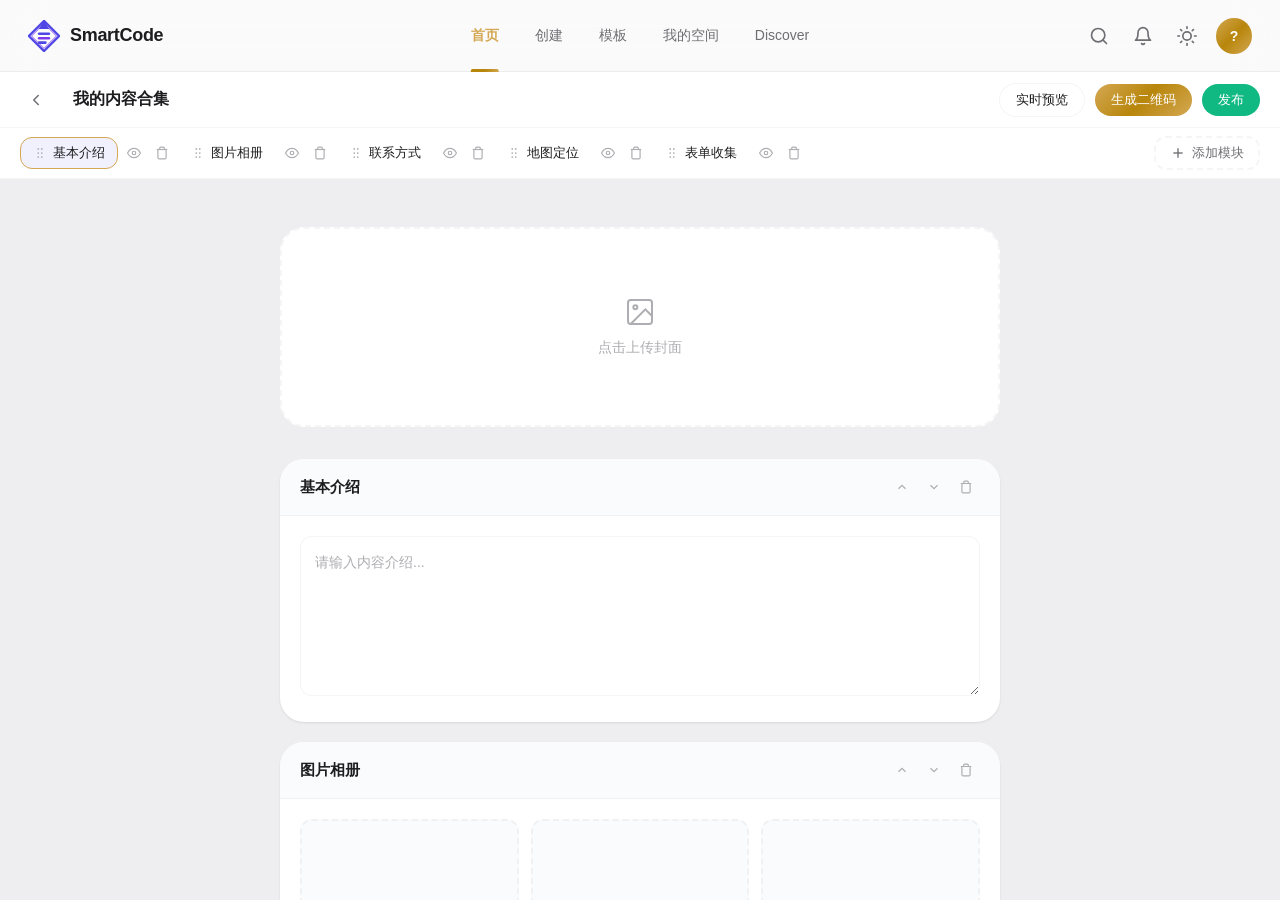
<file: templates/collection_editor.html>
<!DOCTYPE html>
<html lang="zh">
<head>
    <meta charset="UTF-8">
    <meta name="viewport" content="width=device-width, initial-scale=1.0">
    <meta name="csrf-token" content="{{ csrf_token }}">
    <title>内容合集编辑器 - SmartCode</title>
    <link rel="stylesheet" href="/static/design-system.css">
    <link rel="stylesheet" href="/static/collection_editor.css?v=2">

    <script src="/static/csrf.js"></script>
</head>
<body>

<!-- ============================================ -->
<!--  SmartCode 全局导航 (Apple Style)              -->
<!-- ============================================ -->
<header class="sc-nav" id="scNav">
    <div class="sc-nav-left">
        <a href="/" class="sc-nav-logo" title="SmartCode 首页">
            <svg xmlns="http://www.w3.org/2000/svg" viewBox="0 0 36 36" class="sc-nav-logo-icon">
                <polygon points="18,1 35,18 18,35 1,18" fill="none" stroke="#4F46E5" stroke-width="2.5" stroke-linejoin="miter"/>
                <polygon points="18,4 32,18 18,32 4,18" fill="none" stroke="#7C3AED" stroke-width="1" stroke-linejoin="miter"/>
                <polygon points="18,1 24,10 12,10" fill="#4F46E5"/>
                <rect x="11" y="14" width="14" height="3" rx="1.5" fill="#4F46E5"/>
                <rect x="11" y="19" width="14" height="3" rx="1.5" fill="#7C3AED"/>
                <rect x="11" y="24" width="10" height="3" rx="1.5" fill="#4F46E5"/>
            </svg>
            <span class="sc-nav-brand">SmartCode</span>
        </a>
    </div>

    <nav class="sc-nav-center">
        <a href="/" class="sc-nav-link active">首页</a>
        <a href="/?tab=generator" class="sc-nav-link">创建</a>
        <a href="/templates-center" class="sc-nav-link">模板</a>
        <a href="/my-space" class="sc-nav-link">我的空间</a>
        <a href="/scene" class="sc-nav-link">Discover</a>
    </nav>

    <div class="sc-nav-right">
        <button class="sc-nav-icon-btn" title="全局搜索" onclick="window.location.href='/?search=1'">
            <svg viewBox="0 0 24 24" fill="none" stroke="currentColor" stroke-width="2" stroke-linecap="round" stroke-linejoin="round"><circle cx="11" cy="11" r="8"/><line x1="21" y1="21" x2="16.65" y2="16.65"/></svg>
        </button>
        <button class="sc-nav-icon-btn" title="通知" id="scNotifBtn">
            <svg viewBox="0 0 24 24" fill="none" stroke="currentColor" stroke-width="2" stroke-linecap="round" stroke-linejoin="round"><path d="M18 8A6 6 0 0 0 6 8c0 7-3 9-3 9h18s-3-2-3-9"/><path d="M13.73 21a2 2 0 0 1-3.46 0"/></svg>
            <span class="sc-nav-badge" id="scNotifBadge" style="display:none">0</span>
        </button>
        <button class="sc-nav-icon-btn" title="切换主题" id="scThemeBtn" onclick="toggleTheme()">
            <svg id="scThemeIcon" viewBox="0 0 24 24" fill="none" stroke="currentColor" stroke-width="2" stroke-linecap="round" stroke-linejoin="round"><circle cx="12" cy="12" r="5"/><line x1="12" y1="1" x2="12" y2="3"/><line x1="12" y1="21" x2="12" y2="23"/><line x1="4.22" y1="4.22" x2="5.64" y2="5.64"/><line x1="18.36" y1="18.36" x2="19.78" y2="19.78"/><line x1="1" y1="12" x2="3" y2="12"/><line x1="21" y1="12" x2="23" y2="12"/><line x1="4.22" y1="19.78" x2="5.64" y2="18.36"/><line x1="18.36" y1="5.64" x2="19.78" y2="4.22"/></svg>
        </button>
        <div class="sc-nav-avatar-wrapper" id="scAvatarWrapper">
            <button class="sc-nav-avatar" id="scAvatarBtn" onclick="toggleAvatarDropdown()">
                <span id="scAvatarInitial">?</span>
            </button>
            <div class="sc-nav-dropdown" id="scAvatarDropdown">
                <a href="/my-space" class="sc-nav-dropdown-item">
                    <svg viewBox="0 0 24 24" fill="none" stroke="currentColor" stroke-width="2" stroke-linecap="round" stroke-linejoin="round"><path d="M3 9l9-7 9 7v11a2 2 0 0 1-2 2H5a2 2 0 0 1-2-2z"/><polyline points="9 22 9 12 15 12 15 22"/></svg>
                    <span>我的空间</span>
                </a>
                <a href="/account" class="sc-nav-dropdown-item">
                    <svg viewBox="0 0 24 24" fill="none" stroke="currentColor" stroke-width="2" stroke-linecap="round" stroke-linejoin="round"><path d="M20 21v-2a4 4 0 0 0-4-4H8a4 4 0 0 0-4 4v2"/><circle cx="12" cy="7" r="4"/></svg>
                    <span>账号中心</span>
                </a>
                <a href="/membership" class="sc-nav-dropdown-item">
                    <svg viewBox="0 0 24 24" fill="none" stroke="currentColor" stroke-width="2" stroke-linecap="round" stroke-linejoin="round"><polygon points="12 2 15.09 8.26 22 9.27 17 14.14 18.18 21.02 12 17.77 5.82 21.02 7 14.14 2 9.27 8.91 8.26 12 2"/></svg>
                    <span>会员</span>
                </a>
                <a href="/settings" class="sc-nav-dropdown-item">
                    <svg viewBox="0 0 24 24" fill="none" stroke="currentColor" stroke-width="2" stroke-linecap="round" stroke-linejoin="round"><circle cx="12" cy="12" r="3"/><path d="M19.4 15a1.65 1.65 0 0 0 .33 1.82l.06.06a2 2 0 0 1 0 2.83 2 2 0 0 1-2.83 0l-.06-.06a1.65 1.65 0 0 0-1.82-.33 1.65 1.65 0 0 0-1 1.51V21a2 2 0 0 1-2 2 2 2 0 0 1-2-2v-.09A1.65 1.65 0 0 0 9 19.4a1.65 1.65 0 0 0-1.82.33l-.06.06a2 2 0 0 1-2.83 0 2 2 0 0 1 0-2.83l.06-.06A1.65 1.65 0 0 0 4.68 15a1.65 1.65 0 0 0-1.51-1H3a2 2 0 0 1-2-2 2 2 0 0 1 2-2h.09A1.65 1.65 0 0 0 4.6 9a1.65 1.65 0 0 0-.33-1.82l-.06-.06a2 2 0 0 1 0-2.83 2 2 0 0 1 2.83 0l.06.06A1.65 1.65 0 0 0 9 4.68a1.65 1.65 0 0 0 1-1.51V3a2 2 0 0 1 2-2 2 2 0 0 1 2 2v.09a1.65 1.65 0 0 0 1 1.51 1.65 1.65 0 0 0 1.82-.33l.06-.06a2 2 0 0 1 2.83 0 2 2 0 0 1 0 2.83l-.06.06A1.65 1.65 0 0 0 19.4 9a1.65 1.65 0 0 0 1.51 1H21a2 2 0 0 1 2 2 2 2 0 0 1-2 2h-.09a1.65 1.65 0 0 0-1.51 1z"/></svg>
                    <span>设置</span>
                </a>
                <div class="sc-nav-dropdown-divider"></div>
                <a href="/logout" class="sc-nav-dropdown-item sc-nav-dropdown-item-danger">
                    <svg viewBox="0 0 24 24" fill="none" stroke="currentColor" stroke-width="2" stroke-linecap="round" stroke-linejoin="round"><path d="M9 21H5a2 2 0 0 1-2-2V5a2 2 0 0 1 2-2h4"/><polyline points="16 17 21 12 16 7"/><line x1="21" y1="12" x2="9" y2="12"/></svg>
                    <span>退出登录</span>
                </a>
            </div>
        </div>
    </div>
</header>

<div class="ce-layout">

    <!-- 顶部工具栏 -->
    <header class="ce-toolbar">
        <div class="ce-toolbar-left">
            <button class="ce-back-btn">
                <svg width="18" height="18" viewBox="0 0 24 24" fill="none" stroke="currentColor" stroke-width="2" stroke-linecap="round" stroke-linejoin="round"><polyline points="15 18 9 12 15 6"/></svg>
            </button>
            <input class="ce-collection-name" value="我的内容合集" type="text">
        </div>
        <div class="ce-toolbar-right">
            <button class="ce-btn-preview">实时预览</button>
            <button class="ce-btn-qrcode">生成二维码</button>
            <button class="ce-btn-publish">发布</button>
        </div>
    </header>

    <!-- 模块目录（顶部标签栏） -->
    <div class="ce-module-bar">
        <button class="ce-module-bar-item active">
            <span class="ce-module-bar-drag">
                <svg viewBox="0 0 24 24" fill="currentColor"><circle cx="9" cy="5" r="1.5"/><circle cx="15" cy="5" r="1.5"/><circle cx="9" cy="12" r="1.5"/><circle cx="15" cy="12" r="1.5"/><circle cx="9" cy="19" r="1.5"/><circle cx="15" cy="19" r="1.5"/></svg>
            </span>
            <span class="ce-module-bar-name">基本介绍</span>
            <button class="ce-module-bar-toggle">
                <svg width="14" height="14" viewBox="0 0 24 24" fill="none" stroke="currentColor" stroke-width="2"><path d="M1 12s4-8 11-8 11 8 11 8-4 8-11 8-11-8-11-8z"/><circle cx="12" cy="12" r="3"/></svg>
            </button>
            <button class="ce-module-bar-delete">
                <svg width="14" height="14" viewBox="0 0 24 24" fill="none" stroke="currentColor" stroke-width="2"><polyline points="3 6 5 6 21 6"/><path d="M19 6v14a2 2 0 0 1-2 2H7a2 2 0 0 1-2-2V6m3 0V4a2 2 0 0 1 2-2h4a2 2 0 0 1 2 2v2"/></svg>
            </button>
        </button>
        <button class="ce-module-bar-item">
            <span class="ce-module-bar-drag">
                <svg viewBox="0 0 24 24" fill="currentColor"><circle cx="9" cy="5" r="1.5"/><circle cx="15" cy="5" r="1.5"/><circle cx="9" cy="12" r="1.5"/><circle cx="15" cy="12" r="1.5"/><circle cx="9" cy="19" r="1.5"/><circle cx="15" cy="19" r="1.5"/></svg>
            </span>
            <span class="ce-module-bar-name">图片相册</span>
            <button class="ce-module-bar-toggle">
                <svg width="14" height="14" viewBox="0 0 24 24" fill="none" stroke="currentColor" stroke-width="2"><path d="M1 12s4-8 11-8 11 8 11 8-4 8-11 8-11-8-11-8z"/><circle cx="12" cy="12" r="3"/></svg>
            </button>
            <button class="ce-module-bar-delete">
                <svg width="14" height="14" viewBox="0 0 24 24" fill="none" stroke="currentColor" stroke-width="2"><polyline points="3 6 5 6 21 6"/><path d="M19 6v14a2 2 0 0 1-2 2H7a2 2 0 0 1-2-2V6m3 0V4a2 2 0 0 1 2-2h4a2 2 0 0 1 2 2v2"/></svg>
            </button>
        </button>
        <button class="ce-module-bar-item">
            <span class="ce-module-bar-drag">
                <svg viewBox="0 0 24 24" fill="currentColor"><circle cx="9" cy="5" r="1.5"/><circle cx="15" cy="5" r="1.5"/><circle cx="9" cy="12" r="1.5"/><circle cx="15" cy="12" r="1.5"/><circle cx="9" cy="19" r="1.5"/><circle cx="15" cy="19" r="1.5"/></svg>
            </span>
            <span class="ce-module-bar-name">联系方式</span>
            <button class="ce-module-bar-toggle">
                <svg width="14" height="14" viewBox="0 0 24 24" fill="none" stroke="currentColor" stroke-width="2"><path d="M1 12s4-8 11-8 11 8 11 8-4 8-11 8-11-8-11-8z"/><circle cx="12" cy="12" r="3"/></svg>
            </button>
            <button class="ce-module-bar-delete">
                <svg width="14" height="14" viewBox="0 0 24 24" fill="none" stroke="currentColor" stroke-width="2"><polyline points="3 6 5 6 21 6"/><path d="M19 6v14a2 2 0 0 1-2 2H7a2 2 0 0 1-2-2V6m3 0V4a2 2 0 0 1 2-2h4a2 2 0 0 1 2 2v2"/></svg>
            </button>
        </button>
        <button class="ce-module-bar-item">
            <span class="ce-module-bar-drag">
                <svg viewBox="0 0 24 24" fill="currentColor"><circle cx="9" cy="5" r="1.5"/><circle cx="15" cy="5" r="1.5"/><circle cx="9" cy="12" r="1.5"/><circle cx="15" cy="12" r="1.5"/><circle cx="9" cy="19" r="1.5"/><circle cx="15" cy="19" r="1.5"/></svg>
            </span>
            <span class="ce-module-bar-name">地图定位</span>
            <button class="ce-module-bar-toggle">
                <svg width="14" height="14" viewBox="0 0 24 24" fill="none" stroke="currentColor" stroke-width="2"><path d="M1 12s4-8 11-8 11 8 11 8-4 8-11 8-11-8-11-8z"/><circle cx="12" cy="12" r="3"/></svg>
            </button>
            <button class="ce-module-bar-delete">
                <svg width="14" height="14" viewBox="0 0 24 24" fill="none" stroke="currentColor" stroke-width="2"><polyline points="3 6 5 6 21 6"/><path d="M19 6v14a2 2 0 0 1-2 2H7a2 2 0 0 1-2-2V6m3 0V4a2 2 0 0 1 2-2h4a2 2 0 0 1 2 2v2"/></svg>
            </button>
        </button>
        <button class="ce-module-bar-item">
            <span class="ce-module-bar-drag">
                <svg viewBox="0 0 24 24" fill="currentColor"><circle cx="9" cy="5" r="1.5"/><circle cx="15" cy="5" r="1.5"/><circle cx="9" cy="12" r="1.5"/><circle cx="15" cy="12" r="1.5"/><circle cx="9" cy="19" r="1.5"/><circle cx="15" cy="19" r="1.5"/></svg>
            </span>
            <span class="ce-module-bar-name">表单收集</span>
            <button class="ce-module-bar-toggle">
                <svg width="14" height="14" viewBox="0 0 24 24" fill="none" stroke="currentColor" stroke-width="2"><path d="M1 12s4-8 11-8 11 8 11 8-4 8-11 8-11-8-11-8z"/><circle cx="12" cy="12" r="3"/></svg>
            </button>
            <button class="ce-module-bar-delete">
                <svg width="14" height="14" viewBox="0 0 24 24" fill="none" stroke="currentColor" stroke-width="2"><polyline points="3 6 5 6 21 6"/><path d="M19 6v14a2 2 0 0 1-2 2H7a2 2 0 0 1-2-2V6m3 0V4a2 2 0 0 1 2-2h4a2 2 0 0 1 2 2v2"/></svg>
            </button>
        </button>
        <button class="ce-add-module-btn" onclick="document.getElementById('ce-modal').style.display='flex'">
            <svg viewBox="0 0 24 24" fill="none" stroke="currentColor" stroke-width="2"><line x1="12" y1="5" x2="12" y2="19"/><line x1="5" y1="12" x2="19" y2="12"/></svg>
            添加模块
        </button>
    </div>

    <!-- 主体区域 -->
    <div class="ce-body">

        <!-- 编辑区域 -->
        <section class="ce-editor">
            <div class="ce-editor-inner">

                <!-- 封面上传 -->
                <div class="ce-cover-upload">
                    <svg viewBox="0 0 24 24" fill="none" stroke="currentColor" stroke-width="1.5"><rect x="3" y="3" width="18" height="18" rx="2" ry="2"/><circle cx="8.5" cy="8.5" r="1.5"/><polyline points="21 15 16 10 5 21"/></svg>
                    <span>点击上传封面</span>
                </div>

                <!-- 模块1：基本介绍 -->
                <div class="ce-module-block">
                    <div class="ce-module-block-header">
                        <span class="ce-module-block-title">基本介绍</span>
                        <div class="ce-module-block-actions">
                            <button class="ce-module-block-action">
                                <svg width="14" height="14" viewBox="0 0 24 24" fill="none" stroke="currentColor" stroke-width="2"><polyline points="18 15 12 9 6 15"/></svg>
                            </button>
                            <button class="ce-module-block-action">
                                <svg width="14" height="14" viewBox="0 0 24 24" fill="none" stroke="currentColor" stroke-width="2"><polyline points="6 9 12 15 18 9"/></svg>
                            </button>
                            <button class="ce-module-block-action delete">
                                <svg width="14" height="14" viewBox="0 0 24 24" fill="none" stroke="currentColor" stroke-width="2"><polyline points="3 6 5 6 21 6"/><path d="M19 6v14a2 2 0 0 1-2 2H7a2 2 0 0 1-2-2V6m3 0V4a2 2 0 0 1 2-2h4a2 2 0 0 1 2 2v2"/></svg>
                            </button>
                        </div>
                    </div>
                    <div class="ce-module-block-body">
                        <textarea class="ce-richtext" placeholder="请输入内容介绍..."></textarea>
                    </div>
                </div>

                <!-- 模块2：图片相册 -->
                <div class="ce-module-block">
                    <div class="ce-module-block-header">
                        <span class="ce-module-block-title">图片相册</span>
                        <div class="ce-module-block-actions">
                            <button class="ce-module-block-action">
                                <svg width="14" height="14" viewBox="0 0 24 24" fill="none" stroke="currentColor" stroke-width="2"><polyline points="18 15 12 9 6 15"/></svg>
                            </button>
                            <button class="ce-module-block-action">
                                <svg width="14" height="14" viewBox="0 0 24 24" fill="none" stroke="currentColor" stroke-width="2"><polyline points="6 9 12 15 18 9"/></svg>
                            </button>
                            <button class="ce-module-block-action delete">
                                <svg width="14" height="14" viewBox="0 0 24 24" fill="none" stroke="currentColor" stroke-width="2"><polyline points="3 6 5 6 21 6"/><path d="M19 6v14a2 2 0 0 1-2 2H7a2 2 0 0 1-2-2V6m3 0V4a2 2 0 0 1 2-2h4a2 2 0 0 1 2 2v2"/></svg>
                            </button>
                        </div>
                    </div>
                    <div class="ce-module-block-body">
                        <div class="ce-photo-grid">
                            <div class="ce-photo-item ce-photo-add">
                                <svg viewBox="0 0 24 24" fill="none" stroke="currentColor" stroke-width="2"><line x1="12" y1="5" x2="12" y2="19"/><line x1="5" y1="12" x2="19" y2="12"/></svg>
                            </div>
                            <div class="ce-photo-item ce-photo-add">
                                <svg viewBox="0 0 24 24" fill="none" stroke="currentColor" stroke-width="2"><line x1="12" y1="5" x2="12" y2="19"/><line x1="5" y1="12" x2="19" y2="12"/></svg>
                            </div>
                            <div class="ce-photo-item ce-photo-add">
                                <svg viewBox="0 0 24 24" fill="none" stroke="currentColor" stroke-width="2"><line x1="12" y1="5" x2="12" y2="19"/><line x1="5" y1="12" x2="19" y2="12"/></svg>
                            </div>
                            <div class="ce-photo-item ce-photo-add">
                                <svg viewBox="0 0 24 24" fill="none" stroke="currentColor" stroke-width="2"><line x1="12" y1="5" x2="12" y2="19"/><line x1="5" y1="12" x2="19" y2="12"/></svg>
                            </div>
                            <div class="ce-photo-item ce-photo-add">
                                <svg viewBox="0 0 24 24" fill="none" stroke="currentColor" stroke-width="2"><line x1="12" y1="5" x2="12" y2="19"/><line x1="5" y1="12" x2="19" y2="12"/></svg>
                            </div>
                            <div class="ce-photo-item ce-photo-add">
                                <svg viewBox="0 0 24 24" fill="none" stroke="currentColor" stroke-width="2"><line x1="12" y1="5" x2="12" y2="19"/><line x1="5" y1="12" x2="19" y2="12"/></svg>
                            </div>
                        </div>
                    </div>
                </div>

                <!-- 模块3：联系方式 -->
                <div class="ce-module-block">
                    <div class="ce-module-block-header">
                        <span class="ce-module-block-title">联系方式</span>
                        <div class="ce-module-block-actions">
                            <button class="ce-module-block-action">
                                <svg width="14" height="14" viewBox="0 0 24 24" fill="none" stroke="currentColor" stroke-width="2"><polyline points="18 15 12 9 6 15"/></svg>
                            </button>
                            <button class="ce-module-block-action">
                                <svg width="14" height="14" viewBox="0 0 24 24" fill="none" stroke="currentColor" stroke-width="2"><polyline points="6 9 12 15 18 9"/></svg>
                            </button>
                            <button class="ce-module-block-action delete">
                                <svg width="14" height="14" viewBox="0 0 24 24" fill="none" stroke="currentColor" stroke-width="2"><polyline points="3 6 5 6 21 6"/><path d="M19 6v14a2 2 0 0 1-2 2H7a2 2 0 0 1-2-2V6m3 0V4a2 2 0 0 1 2-2h4a2 2 0 0 1 2 2v2"/></svg>
                            </button>
                        </div>
                    </div>
                    <div class="ce-module-block-body">
                        <div class="ce-input-group">
                            <div class="ce-input-row">
                                <span class="ce-input-label">姓名</span>
                                <input class="ce-input" type="text" placeholder="请输入姓名">
                            </div>
                            <div class="ce-input-row">
                                <span class="ce-input-label">电话</span>
                                <input class="ce-input" type="text" placeholder="请输入电话号码">
                            </div>
                            <div class="ce-input-row">
                                <span class="ce-input-label">邮箱</span>
                                <input class="ce-input" type="email" placeholder="请输入邮箱地址">
                            </div>
                            <div class="ce-input-row">
                                <span class="ce-input-label">微信</span>
                                <input class="ce-input" type="text" placeholder="请输入微信号">
                            </div>
                        </div>
                    </div>
                </div>

                <!-- 模块4：地图定位 -->
                <div class="ce-module-block">
                    <div class="ce-module-block-header">
                        <span class="ce-module-block-title">地图定位</span>
                        <div class="ce-module-block-actions">
                            <button class="ce-module-block-action">
                                <svg width="14" height="14" viewBox="0 0 24 24" fill="none" stroke="currentColor" stroke-width="2"><polyline points="18 15 12 9 6 15"/></svg>
                            </button>
                            <button class="ce-module-block-action">
                                <svg width="14" height="14" viewBox="0 0 24 24" fill="none" stroke="currentColor" stroke-width="2"><polyline points="6 9 12 15 18 9"/></svg>
                            </button>
                            <button class="ce-module-block-action delete">
                                <svg width="14" height="14" viewBox="0 0 24 24" fill="none" stroke="currentColor" stroke-width="2"><polyline points="3 6 5 6 21 6"/><path d="M19 6v14a2 2 0 0 1-2 2H7a2 2 0 0 1-2-2V6m3 0V4a2 2 0 0 1 2-2h4a2 2 0 0 1 2 2v2"/></svg>
                            </button>
                        </div>
                    </div>
                    <div class="ce-module-block-body">
                        <input class="ce-input" type="text" placeholder="请输入地址" style="width:100%;">
                        <div class="ce-map-placeholder">
                            <svg viewBox="0 0 24 24" fill="none" stroke="currentColor" stroke-width="1.5"><path d="M21 10c0 7-9 13-9 13s-9-6-9-13a9 9 0 0 1 18 0z"/><circle cx="12" cy="10" r="3"/></svg>
                            <span>地图预览区域</span>
                        </div>
                    </div>
                </div>

                <!-- 模块5：表单收集 -->
                <div class="ce-module-block">
                    <div class="ce-module-block-header">
                        <span class="ce-module-block-title">表单收集</span>
                        <div class="ce-module-block-actions">
                            <button class="ce-module-block-action">
                                <svg width="14" height="14" viewBox="0 0 24 24" fill="none" stroke="currentColor" stroke-width="2"><polyline points="18 15 12 9 6 15"/></svg>
                            </button>
                            <button class="ce-module-block-action">
                                <svg width="14" height="14" viewBox="0 0 24 24" fill="none" stroke="currentColor" stroke-width="2"><polyline points="6 9 12 15 18 9"/></svg>
                            </button>
                            <button class="ce-module-block-action delete">
                                <svg width="14" height="14" viewBox="0 0 24 24" fill="none" stroke="currentColor" stroke-width="2"><polyline points="3 6 5 6 21 6"/><path d="M19 6v14a2 2 0 0 1-2 2H7a2 2 0 0 1-2-2V6m3 0V4a2 2 0 0 1 2-2h4a2 2 0 0 1 2 2v2"/></svg>
                            </button>
                        </div>
                    </div>
                    <div class="ce-module-block-body">
                        <select class="ce-select">
                            <option value="">选择已有表单</option>
                            <option value="1">客户反馈表</option>
                            <option value="2">活动报名表</option>
                            <option value="3">问卷调查表</option>
                        </select>
                    </div>
                </div>

            </div>
        </section>

    </div>

</div>

<!-- 添加模块弹窗 -->
<div class="ce-modal-overlay" id="ce-modal" style="display:none;">
    <div class="ce-modal">
        <div class="ce-modal-header">
            <span class="ce-modal-title">添加模块</span>
            <button class="ce-modal-close" onclick="document.getElementById('ce-modal').style.display='none'">&times;</button>
        </div>
        <div class="ce-modal-body">
            <div class="ce-modal-type">
                <div class="ce-modal-type-icon" style="background:#EEF2FF;">📝</div>
                <span class="ce-modal-type-name">富文本</span>
            </div>
            <div class="ce-modal-type">
                <div class="ce-modal-type-icon" style="background:#FDF2F8;">🖼️</div>
                <span class="ce-modal-type-name">图片相册</span>
            </div>
            <div class="ce-modal-type">
                <div class="ce-modal-type-icon" style="background:#EFF6FF;">🎬</div>
                <span class="ce-modal-type-name">视频</span>
            </div>
            <div class="ce-modal-type">
                <div class="ce-modal-type-icon" style="background:#FFF7ED;">📄</div>
                <span class="ce-modal-type-name">PDF文件</span>
            </div>
            <div class="ce-modal-type">
                <div class="ce-modal-type-icon" style="background:#F5F3FF;">🎵</div>
                <span class="ce-modal-type-name">音频</span>
            </div>
            <div class="ce-modal-type">
                <div class="ce-modal-type-icon" style="background:#F0FDF4;">🗺️</div>
                <span class="ce-modal-type-name">地图</span>
            </div>
            <div class="ce-modal-type">
                <div class="ce-modal-type-icon" style="background:#FEF3C7;">📞</div>
                <span class="ce-modal-type-name">联系方式</span>
            </div>
            <div class="ce-modal-type">
                <div class="ce-modal-type-icon" style="background:#F0F9FF;">🌐</div>
                <span class="ce-modal-type-name">社交媒体</span>
            </div>
            <div class="ce-modal-type">
                <div class="ce-modal-type-icon" style="background:#F1F5F9;">⬇️</div>
                <span class="ce-modal-type-name">下载链接</span>
            </div>
            <div class="ce-modal-type">
                <div class="ce-modal-type-icon" style="background:#FFF1F2;">🔗</div>
                <span class="ce-modal-type-name">外部网址</span>
            </div>
            <div class="ce-modal-type">
                <div class="ce-modal-type-icon" style="background:#ECFDF5;">📋</div>
                <span class="ce-modal-type-name">表单</span>
            </div>
            <div class="ce-modal-type">
                <div class="ce-modal-type-icon" style="background:#F8FAFC;">💬</div>
                <span class="ce-modal-type-name">留言板</span>
            </div>
        </div>
    </div>
</div>

</body>
<script>
(function() {
    var theme = localStorage.getItem('theme') || 'light';
    document.documentElement.setAttribute('data-theme', theme);
    updateThemeIcon(theme);
})();

function toggleTheme() {
    var current = document.documentElement.getAttribute('data-theme') || 'light';
    var next = current === 'dark' ? 'light' : 'dark';
    document.documentElement.setAttribute('data-theme', next);
    localStorage.setItem('theme', next);
    updateThemeIcon(next);
}

function updateThemeIcon(theme) {
    var icon = document.getElementById('scThemeIcon');
    if (!icon) return;
    if (theme === 'dark') {
        icon.innerHTML = '<path d="M21 12.79A9 9 0 1 1 11.21 3 7 7 0 0 0 21 12.79z"/>';
    } else {
        icon.innerHTML = '<circle cx="12" cy="12" r="5"/><line x1="12" y1="1" x2="12" y2="3"/><line x1="12" y1="21" x2="12" y2="23"/><line x1="4.22" y1="4.22" x2="5.64" y2="5.64"/><line x1="18.36" y1="18.36" x2="19.78" y2="19.78"/><line x1="1" y1="12" x2="3" y2="12"/><line x1="21" y1="12" x2="23" y2="12"/><line x1="4.22" y1="19.78" x2="5.64" y2="18.36"/><line x1="18.36" y1="5.64" x2="19.78" y2="4.22"/>';
    }
}

function toggleAvatarDropdown() {
    var dd = document.getElementById('scAvatarDropdown');
    var wrapper = document.getElementById('scAvatarWrapper');
    var isOpen = wrapper.classList.contains('open');
    if (isOpen) {
        wrapper.classList.remove('open');
    } else {
        wrapper.classList.add('open');
    }
}

document.addEventListener('click', function(e) {
    var wrapper = document.getElementById('scAvatarWrapper');
    if (wrapper && !wrapper.contains(e.target)) {
        wrapper.classList.remove('open');
    }
});

document.addEventListener('keydown', function(e) {
    if (e.key === 'Escape') {
        var wrapper = document.getElementById('scAvatarWrapper');
        if (wrapper) wrapper.classList.remove('open');
    }
});
</script>
</html>
</file>
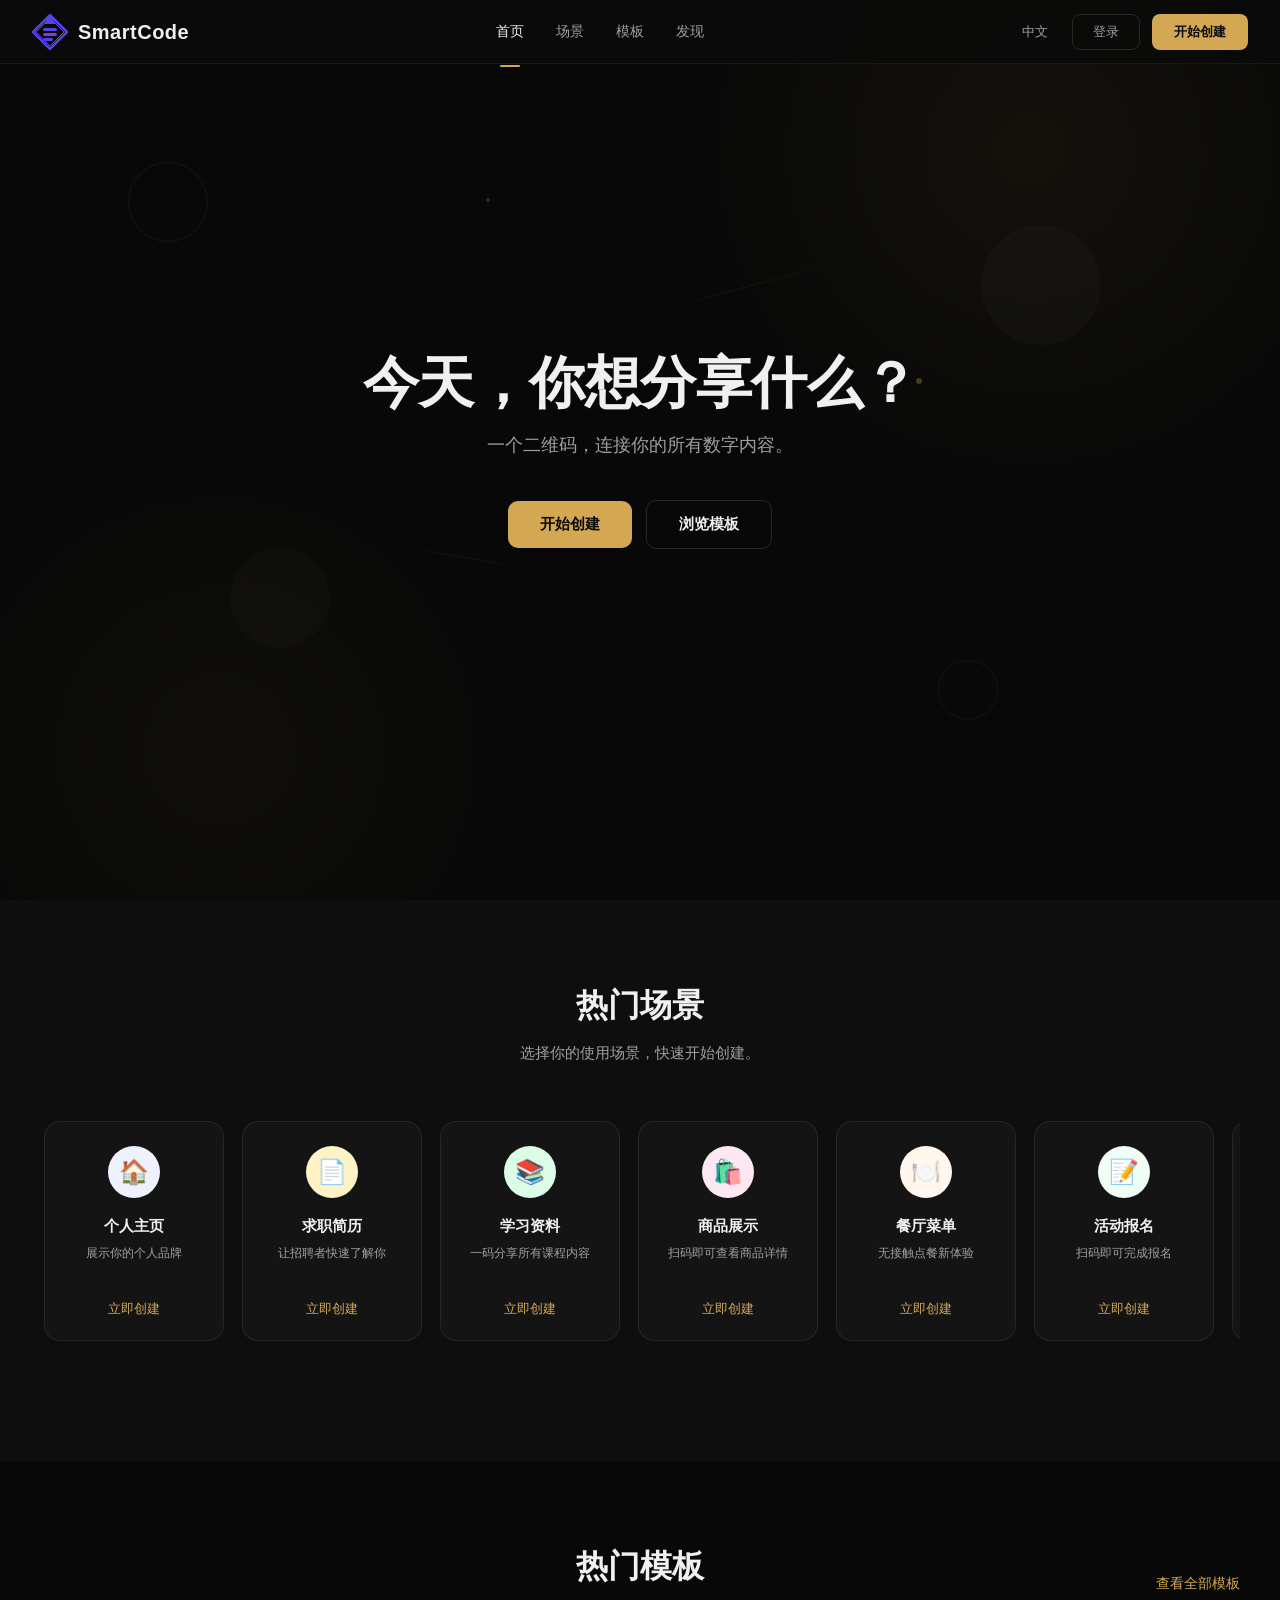
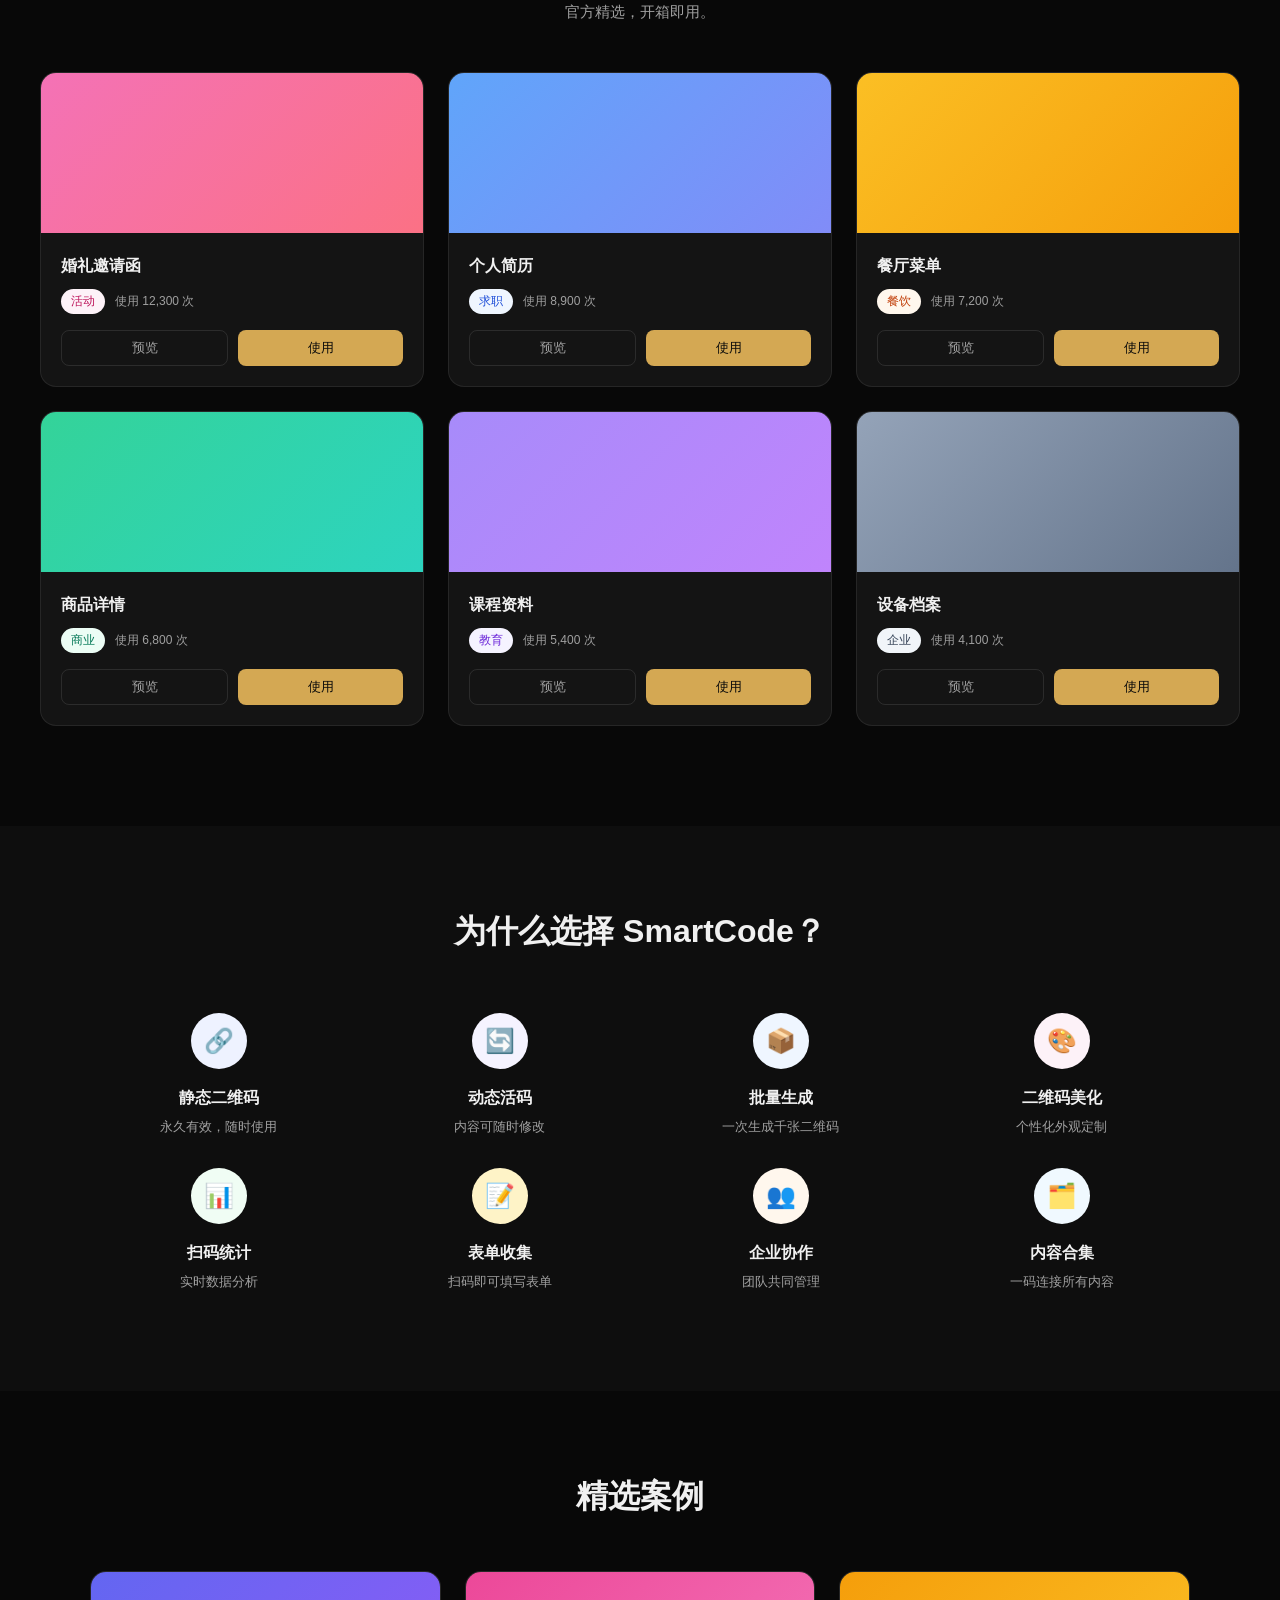
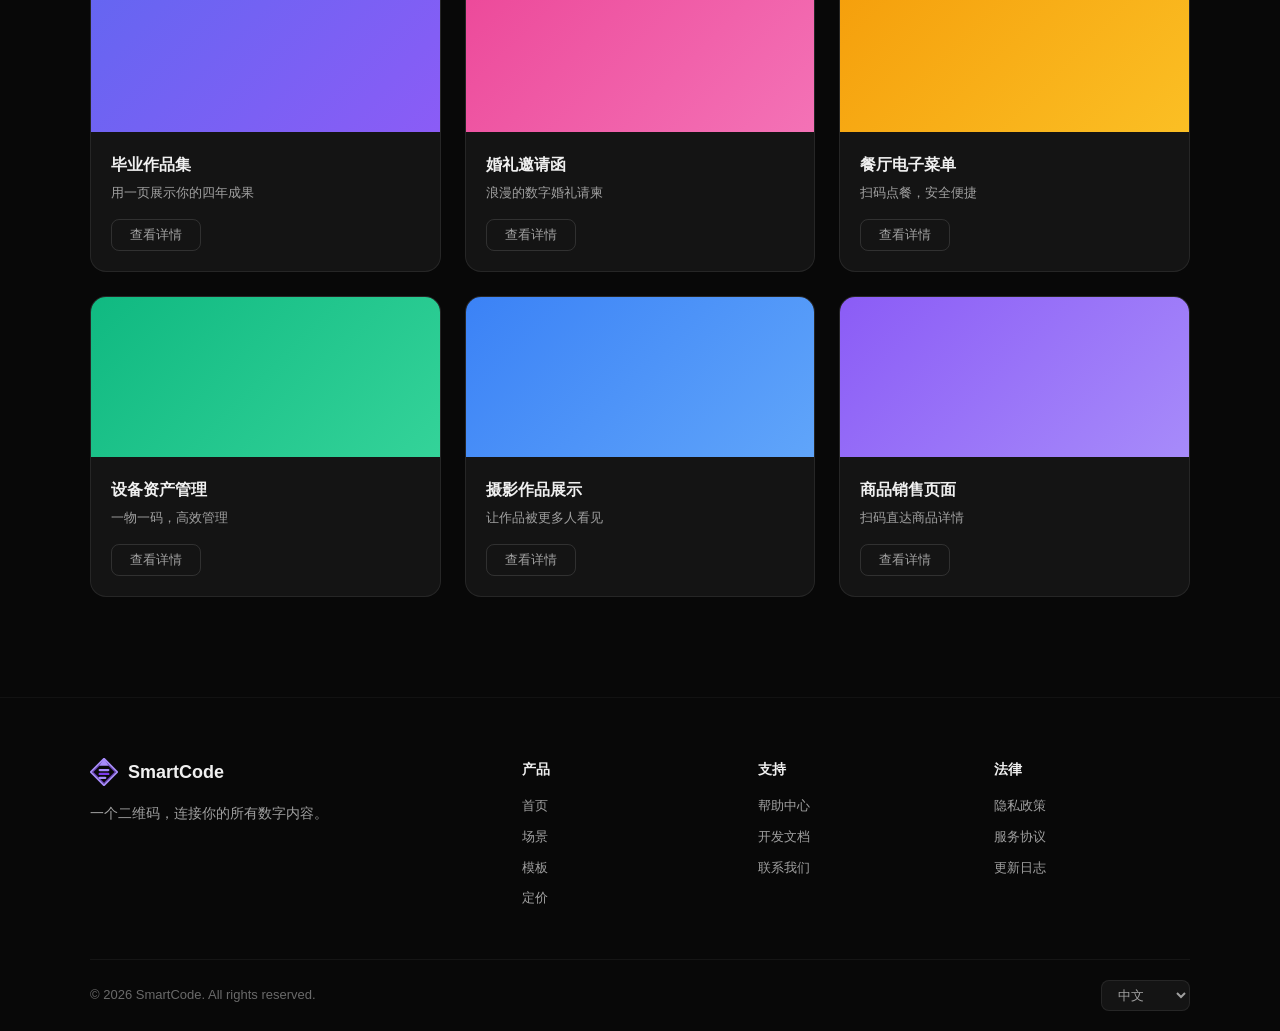
<file: templates/home.html>
<!DOCTYPE html>
<html lang="zh">
<head>
    <script>try{document.documentElement.setAttribute("data-theme", localStorage.getItem("theme")||"dark")}catch(e){}</script>
    <meta charset="UTF-8">
    <meta name="viewport" content="width=device-width, initial-scale=1.0">
    <meta name="csrf-token" content="{{ csrf_token }}">
    <title>SmartCode - 智能二维码管理平台</title>
    <link rel="stylesheet" href="/static/design-system.css">
    <link rel="stylesheet" href="/static/home.css">

    <script src="/static/csrf.js"></script>
</head>
<body>

    <!-- 顶部导航栏 -->
    <header class="home-nav">
        <div class="home-nav-left">
            <div class="home-logo">
                <svg xmlns="http://www.w3.org/2000/svg" viewBox="0 0 36 36">
                    <polygon points="18,1 35,18 18,35 1,18" fill="none" stroke="#4F46E5" stroke-width="2.5" stroke-linejoin="miter"/>
                    <polygon points="18,4 32,18 18,32 4,18" fill="none" stroke="#7C3AED" stroke-width="1" stroke-linejoin="miter"/>
                    <polygon points="18,1 24,10 12,10" fill="#4F46E5"/>
                    <rect x="11" y="14" width="14" height="3" rx="1.5" fill="#4F46E5"/>
                    <rect x="11" y="19" width="14" height="3" rx="1.5" fill="#7C3AED"/>
                    <rect x="11" y="24" width="10" height="3" rx="1.5" fill="#4F46E5"/>
                </svg>
            </div>
            <span class="home-brand">SmartCode</span>
        </div>

        <nav class="home-nav-center">
            <a href="/" class="home-nav-link active">首页</a>
            <a href="/scene" class="home-nav-link">场景</a>
            <a href="/templates-center" class="home-nav-link">模板</a>
            <a href="#" class="home-nav-link">发现</a>
        </nav>

        <div class="home-nav-right">
            <button class="home-lang-switch">中文</button>
            <button class="home-btn-login">登录</button>
            <button class="home-btn-create">开始创建</button>
        </div>
    </header>

    <!-- Hero Banner -->
    <section class="home-hero">
        <div class="home-hero-deco-circle-1"></div>
        <div class="home-hero-deco-circle-2"></div>
        <div class="home-hero-deco-circle-3"></div>
        <div class="home-hero-deco-circle-4"></div>
        <div class="home-hero-deco-line-1"></div>
        <div class="home-hero-deco-line-2"></div>
        <div class="home-hero-deco-dot-1"></div>
        <div class="home-hero-deco-dot-2"></div>
        <div class="home-hero-deco-dot-3"></div>

        <div class="home-hero-content">
            <h1 class="home-hero-title">今天，你想分享什么？</h1>
            <p class="home-hero-subtitle">一个二维码，连接你的所有数字内容。</p>
            <div class="home-hero-actions">
                <button class="home-hero-btn-primary">开始创建</button>
                <button class="home-hero-btn-secondary">浏览模板</button>
            </div>
        </div>
    </section>

    <!-- 热门场景 -->
    <section class="home-scenes">
        <h2 class="home-scenes-title">热门场景</h2>
        <p class="home-scenes-subtitle">选择你的使用场景，快速开始创建。</p>
        <div class="home-scenes-scroll">
            <div class="home-scene-card">
                <div class="home-scene-icon" style="background: #EEF2FF;">
                    <span>🏠</span>
                </div>
                <div class="home-scene-name">个人主页</div>
                <div class="home-scene-desc">展示你的个人品牌</div>
                <a href="#" class="home-scene-link">立即创建</a>
            </div>
            <div class="home-scene-card">
                <div class="home-scene-icon" style="background: #FEF3C7;">
                    <span>📄</span>
                </div>
                <div class="home-scene-name">求职简历</div>
                <div class="home-scene-desc">让招聘者快速了解你</div>
                <a href="#" class="home-scene-link">立即创建</a>
            </div>
            <div class="home-scene-card">
                <div class="home-scene-icon" style="background: #DCFCE7;">
                    <span>📚</span>
                </div>
                <div class="home-scene-name">学习资料</div>
                <div class="home-scene-desc">一码分享所有课程内容</div>
                <a href="#" class="home-scene-link">立即创建</a>
            </div>
            <div class="home-scene-card">
                <div class="home-scene-icon" style="background: #FCE7F3;">
                    <span>🛍️</span>
                </div>
                <div class="home-scene-name">商品展示</div>
                <div class="home-scene-desc">扫码即可查看商品详情</div>
                <a href="#" class="home-scene-link">立即创建</a>
            </div>
            <div class="home-scene-card">
                <div class="home-scene-icon" style="background: #FFF7ED;">
                    <span>🍽️</span>
                </div>
                <div class="home-scene-name">餐厅菜单</div>
                <div class="home-scene-desc">无接触点餐新体验</div>
                <a href="#" class="home-scene-link">立即创建</a>
            </div>
            <div class="home-scene-card">
                <div class="home-scene-icon" style="background: #F0FDF4;">
                    <span>📝</span>
                </div>
                <div class="home-scene-name">活动报名</div>
                <div class="home-scene-desc">扫码即可完成报名</div>
                <a href="#" class="home-scene-link">立即创建</a>
            </div>
            <div class="home-scene-card">
                <div class="home-scene-icon" style="background: #FDF2F8;">
                    <span>💒</span>
                </div>
                <div class="home-scene-name">婚礼邀请</div>
                <div class="home-scene-desc">专属婚礼数字邀请函</div>
                <a href="#" class="home-scene-link">立即创建</a>
            </div>
            <div class="home-scene-card">
                <div class="home-scene-icon" style="background: #F5F3FF;">
                    <span>📷</span>
                </div>
                <div class="home-scene-name">摄影作品</div>
                <div class="home-scene-desc">展示你的摄影作品集</div>
                <a href="#" class="home-scene-link">立即创建</a>
            </div>
            <div class="home-scene-card">
                <div class="home-scene-icon" style="background: #F0F9FF;">
                    <span>🏡</span>
                </div>
                <div class="home-scene-name">房屋出租</div>
                <div class="home-scene-desc">扫码查看房源详情</div>
                <a href="#" class="home-scene-link">立即创建</a>
            </div>
            <div class="home-scene-card">
                <div class="home-scene-icon" style="background: #FFF1F2;">
                    <span>🐾</span>
                </div>
                <div class="home-scene-name">宠物档案</div>
                <div class="home-scene-desc">扫码了解宠物信息</div>
                <a href="#" class="home-scene-link">立即创建</a>
            </div>
        </div>
    </section>

    <!-- 热门模板 -->
    <section class="home-templates">
        <div class="home-templates-header">
            <div>
                <h2 class="home-templates-title">热门模板</h2>
                <p class="home-templates-subtitle">官方精选，开箱即用。</p>
            </div>
            <a href="/templates-center" class="home-templates-all">查看全部模板</a>
        </div>
        <div class="home-templates-grid">
            <div class="home-template-card">
                <div class="home-template-cover" style="background: linear-gradient(135deg, #F472B6, #FB7185);"></div>
                <div class="home-template-body">
                    <div class="home-template-name">婚礼邀请函</div>
                    <div class="home-template-meta">
                        <span class="home-template-tag" style="background: #FDF2F8; color: #BE185D;">活动</span>
                        <span class="home-template-usage">使用 12,300 次</span>
                    </div>
                    <div class="home-template-actions">
                        <button class="home-template-btn-secondary">预览</button>
                        <button class="home-template-btn-primary">使用</button>
                    </div>
                </div>
            </div>
            <div class="home-template-card">
                <div class="home-template-cover" style="background: linear-gradient(135deg, #60A5FA, #818CF8);"></div>
                <div class="home-template-body">
                    <div class="home-template-name">个人简历</div>
                    <div class="home-template-meta">
                        <span class="home-template-tag" style="background: #EFF6FF; color: #1D4ED8;">求职</span>
                        <span class="home-template-usage">使用 8,900 次</span>
                    </div>
                    <div class="home-template-actions">
                        <button class="home-template-btn-secondary">预览</button>
                        <button class="home-template-btn-primary">使用</button>
                    </div>
                </div>
            </div>
            <div class="home-template-card">
                <div class="home-template-cover" style="background: linear-gradient(135deg, #FBBF24, #F59E0B);"></div>
                <div class="home-template-body">
                    <div class="home-template-name">餐厅菜单</div>
                    <div class="home-template-meta">
                        <span class="home-template-tag" style="background: #FFF7ED; color: #C2410C;">餐饮</span>
                        <span class="home-template-usage">使用 7,200 次</span>
                    </div>
                    <div class="home-template-actions">
                        <button class="home-template-btn-secondary">预览</button>
                        <button class="home-template-btn-primary">使用</button>
                    </div>
                </div>
            </div>
            <div class="home-template-card">
                <div class="home-template-cover" style="background: linear-gradient(135deg, #34D399, #2DD4BF);"></div>
                <div class="home-template-body">
                    <div class="home-template-name">商品详情</div>
                    <div class="home-template-meta">
                        <span class="home-template-tag" style="background: #ECFDF5; color: #047857;">商业</span>
                        <span class="home-template-usage">使用 6,800 次</span>
                    </div>
                    <div class="home-template-actions">
                        <button class="home-template-btn-secondary">预览</button>
                        <button class="home-template-btn-primary">使用</button>
                    </div>
                </div>
            </div>
            <div class="home-template-card">
                <div class="home-template-cover" style="background: linear-gradient(135deg, #A78BFA, #C084FC);"></div>
                <div class="home-template-body">
                    <div class="home-template-name">课程资料</div>
                    <div class="home-template-meta">
                        <span class="home-template-tag" style="background: #F5F3FF; color: #6D28D9;">教育</span>
                        <span class="home-template-usage">使用 5,400 次</span>
                    </div>
                    <div class="home-template-actions">
                        <button class="home-template-btn-secondary">预览</button>
                        <button class="home-template-btn-primary">使用</button>
                    </div>
                </div>
            </div>
            <div class="home-template-card">
                <div class="home-template-cover" style="background: linear-gradient(135deg, #94A3B8, #64748B);"></div>
                <div class="home-template-body">
                    <div class="home-template-name">设备档案</div>
                    <div class="home-template-meta">
                        <span class="home-template-tag" style="background: #F1F5F9; color: #334155;">企业</span>
                        <span class="home-template-usage">使用 4,100 次</span>
                    </div>
                    <div class="home-template-actions">
                        <button class="home-template-btn-secondary">预览</button>
                        <button class="home-template-btn-primary">使用</button>
                    </div>
                </div>
            </div>
        </div>
    </section>

    <!-- 产品优势 -->
    <section class="home-advantages">
        <h2 class="home-advantages-title">为什么选择 SmartCode？</h2>
        <div class="home-advantages-grid">
            <div class="home-advantage-item">
                <div class="home-advantage-icon" style="background: #EEF2FF;">
                    <span>🔗</span>
                </div>
                <div class="home-advantage-name">静态二维码</div>
                <div class="home-advantage-desc">永久有效，随时使用</div>
            </div>
            <div class="home-advantage-item">
                <div class="home-advantage-icon" style="background: #F5F3FF;">
                    <span>🔄</span>
                </div>
                <div class="home-advantage-name">动态活码</div>
                <div class="home-advantage-desc">内容可随时修改</div>
            </div>
            <div class="home-advantage-item">
                <div class="home-advantage-icon" style="background: #EFF6FF;">
                    <span>📦</span>
                </div>
                <div class="home-advantage-name">批量生成</div>
                <div class="home-advantage-desc">一次生成千张二维码</div>
            </div>
            <div class="home-advantage-item">
                <div class="home-advantage-icon" style="background: #FDF2F8;">
                    <span>🎨</span>
                </div>
                <div class="home-advantage-name">二维码美化</div>
                <div class="home-advantage-desc">个性化外观定制</div>
            </div>
            <div class="home-advantage-item">
                <div class="home-advantage-icon" style="background: #F0FDF4;">
                    <span>📊</span>
                </div>
                <div class="home-advantage-name">扫码统计</div>
                <div class="home-advantage-desc">实时数据分析</div>
            </div>
            <div class="home-advantage-item">
                <div class="home-advantage-icon" style="background: #FEF3C7;">
                    <span>📝</span>
                </div>
                <div class="home-advantage-name">表单收集</div>
                <div class="home-advantage-desc">扫码即可填写表单</div>
            </div>
            <div class="home-advantage-item">
                <div class="home-advantage-icon" style="background: #FFF7ED;">
                    <span>👥</span>
                </div>
                <div class="home-advantage-name">企业协作</div>
                <div class="home-advantage-desc">团队共同管理</div>
            </div>
            <div class="home-advantage-item">
                <div class="home-advantage-icon" style="background: #F0F9FF;">
                    <span>🗂️</span>
                </div>
                <div class="home-advantage-name">内容合集</div>
                <div class="home-advantage-desc">一码连接所有内容</div>
            </div>
        </div>
    </section>

    <!-- 精选案例 -->
    <section class="home-cases">
        <h2 class="home-cases-title">精选案例</h2>
        <div class="home-cases-grid">
            <div class="home-case-card">
                <div class="home-case-cover" style="background: linear-gradient(135deg, #6366F1, #8B5CF6);"></div>
                <div class="home-case-body">
                    <div class="home-case-name">毕业作品集</div>
                    <div class="home-case-desc">用一页展示你的四年成果</div>
                    <button class="home-case-btn">查看详情</button>
                </div>
            </div>
            <div class="home-case-card">
                <div class="home-case-cover" style="background: linear-gradient(135deg, #EC4899, #F472B6);"></div>
                <div class="home-case-body">
                    <div class="home-case-name">婚礼邀请函</div>
                    <div class="home-case-desc">浪漫的数字婚礼请柬</div>
                    <button class="home-case-btn">查看详情</button>
                </div>
            </div>
            <div class="home-case-card">
                <div class="home-case-cover" style="background: linear-gradient(135deg, #F59E0B, #FBBF24);"></div>
                <div class="home-case-body">
                    <div class="home-case-name">餐厅电子菜单</div>
                    <div class="home-case-desc">扫码点餐，安全便捷</div>
                    <button class="home-case-btn">查看详情</button>
                </div>
            </div>
            <div class="home-case-card">
                <div class="home-case-cover" style="background: linear-gradient(135deg, #10B981, #34D399);"></div>
                <div class="home-case-body">
                    <div class="home-case-name">设备资产管理</div>
                    <div class="home-case-desc">一物一码，高效管理</div>
                    <button class="home-case-btn">查看详情</button>
                </div>
            </div>
            <div class="home-case-card">
                <div class="home-case-cover" style="background: linear-gradient(135deg, #3B82F6, #60A5FA);"></div>
                <div class="home-case-body">
                    <div class="home-case-name">摄影作品展示</div>
                    <div class="home-case-desc">让作品被更多人看见</div>
                    <button class="home-case-btn">查看详情</button>
                </div>
            </div>
            <div class="home-case-card">
                <div class="home-case-cover" style="background: linear-gradient(135deg, #8B5CF6, #A78BFA);"></div>
                <div class="home-case-body">
                    <div class="home-case-name">商品销售页面</div>
                    <div class="home-case-desc">扫码直达商品详情</div>
                    <button class="home-case-btn">查看详情</button>
                </div>
            </div>
        </div>
    </section>

    <!-- Footer -->
    <footer class="home-footer">
        <div class="home-footer-main">
            <div class="home-footer-col">
                <div class="home-footer-logo">
                    <svg xmlns="http://www.w3.org/2000/svg" viewBox="0 0 36 36" width="28" height="28">
                        <polygon points="18,1 35,18 18,35 1,18" fill="none" stroke="#A78BFA" stroke-width="2.5" stroke-linejoin="miter"/>
                        <polygon points="18,4 32,18 18,32 4,18" fill="none" stroke="#7C3AED" stroke-width="1" stroke-linejoin="miter"/>
                        <polygon points="18,1 24,10 12,10" fill="#A78BFA"/>
                        <rect x="11" y="14" width="14" height="3" rx="1.5" fill="#A78BFA"/>
                        <rect x="11" y="19" width="14" height="3" rx="1.5" fill="#7C3AED"/>
                        <rect x="11" y="24" width="10" height="3" rx="1.5" fill="#A78BFA"/>
                    </svg>
                    <span>SmartCode</span>
                </div>
                <p class="home-footer-desc">一个二维码，连接你的所有数字内容。</p>
            </div>
            <div class="home-footer-col">
                <h4 class="home-footer-col-title">产品</h4>
                <a href="#" class="home-footer-link">首页</a>
                <a href="#" class="home-footer-link">场景</a>
                <a href="#" class="home-footer-link">模板</a>
                <a href="#" class="home-footer-link">定价</a>
            </div>
            <div class="home-footer-col">
                <h4 class="home-footer-col-title">支持</h4>
                <a href="#" class="home-footer-link">帮助中心</a>
                <a href="#" class="home-footer-link">开发文档</a>
                <a href="#" class="home-footer-link">联系我们</a>
            </div>
            <div class="home-footer-col">
                <h4 class="home-footer-col-title">法律</h4>
                <a href="#" class="home-footer-link">隐私政策</a>
                <a href="#" class="home-footer-link">服务协议</a>
                <a href="#" class="home-footer-link">更新日志</a>
            </div>
        </div>
        <div class="home-footer-bottom">
            <span class="home-footer-copyright">&copy; 2026 SmartCode. All rights reserved.</span>
            <select class="home-footer-lang">
                <option value="zh">中文</option>
                <option value="en">English</option>
                <option value="ja">日本語</option>
                <option value="ko">한국어</option>
            </select>
        </div>
    </footer>

    <!-- 登录/注册弹窗 -->
    <div id="home-auth-overlay" class="home-auth-overlay" style="display: none;">
        <div class="home-auth-modal">
            <button class="home-auth-close" id="home-auth-close">&times;</button>
            <!-- 登录表单 -->
            <div id="home-login-panel">
                <h2 class="home-auth-title">登录 SmartCode</h2>
                <p class="home-auth-subtitle">欢迎回来，继续你的创作之旅</p>
                <form id="home-login-form">
                    <div class="home-auth-field">
                        <label>邮箱或用户名</label>
                        <input type="text" id="home-login-account" placeholder="请输入邮箱或用户名" required>
                    </div>
                    <div class="home-auth-field">
                        <label>密码</label>
                        <input type="password" id="home-login-password" placeholder="请输入密码" required>
                    </div>
                    <div class="home-auth-error" id="home-login-error" style="display: none;"></div>
                    <button type="submit" class="home-auth-submit">登录</button>
                </form>
                <p class="home-auth-switch">
                    还没有账户？<a href="#" id="home-switch-register">立即注册</a>
                </p>
            </div>
            <!-- 注册表单 -->
            <div id="home-register-panel" style="display: none;">
                <h2 class="home-auth-title">创建账户</h2>
                <p class="home-auth-subtitle">开始你的二维码创作之旅</p>
                <form id="home-register-form">
                    <div class="home-auth-field">
                        <label>用户名</label>
                        <input type="text" id="home-register-username" placeholder="请输入用户名" required>
                    </div>
                    <div class="home-auth-field">
                        <label>邮箱</label>
                        <input type="email" id="home-register-email" placeholder="请输入邮箱" required>
                    </div>
                    <div class="home-auth-field">
                        <label>密码</label>
                        <input type="password" id="home-register-password" placeholder="请输入密码（至少8位）" required minlength="8">
                    </div>
                    <div class="home-auth-field">
                        <label>确认密码</label>
                        <input type="password" id="home-register-confirm" placeholder="请再次输入密码" required>
                    </div>
                    <div class="home-auth-error" id="home-register-error" style="display: none;"></div>
                    <button type="submit" class="home-auth-submit">注册</button>
                </form>
                <p class="home-auth-switch">
                    已有账户？<a href="#" id="home-switch-login">立即登录</a>
                </p>
            </div>
        </div>
    </div>

    <script>
    (function() {
        var overlay = document.getElementById('home-auth-overlay');
        var closeBtn = document.getElementById('home-auth-close');
        var loginPanel = document.getElementById('home-login-panel');
        var registerPanel = document.getElementById('home-register-panel');
        var loginError = document.getElementById('home-login-error');
        var registerError = document.getElementById('home-register-error');

        function showOverlay() {
            overlay.style.display = 'flex';
        }

        function hideOverlay() {
            overlay.style.display = 'none';
            loginError.style.display = 'none';
            registerError.style.display = 'none';
        }

        function showLogin() {
            loginPanel.style.display = 'block';
            registerPanel.style.display = 'none';
            loginError.style.display = 'none';
        }

        function showRegister() {
            loginPanel.style.display = 'none';
            registerPanel.style.display = 'block';
            registerError.style.display = 'none';
        }

        function showError(el, msg) {
            el.textContent = msg;
            el.style.display = 'block';
        }

        closeBtn.addEventListener('click', hideOverlay);
        overlay.addEventListener('click', function(e) {
            if (e.target === overlay) hideOverlay();
        });
        document.getElementById('home-switch-register').addEventListener('click', function(e) {
            e.preventDefault();
            showRegister();
        });
        document.getElementById('home-switch-login').addEventListener('click', function(e) {
            e.preventDefault();
            showLogin();
        });

        // 登录表单提交
        document.getElementById('home-login-form').addEventListener('submit', async function(e) {
            e.preventDefault();
            var account = document.getElementById('home-login-account').value.trim();
            var password = document.getElementById('home-login-password').value;
            if (!account || !password) {
                showError(loginError, '请填写所有字段');
                return;
            }
            try {
                var resp = await fetch('/api/auth/login', {
                    method: 'POST',
                    headers: { 'Content-Type': 'application/json' },
                    body: JSON.stringify({ email: account, username: account, password: password })
                });
                var data = await resp.json();
                if (data.success) {
                    window.location.href = '/app';
                } else {
                    showError(loginError, data.error || '登录失败');
                }
            } catch (err) {
                showError(loginError, '网络错误，请稍后重试');
            }
        });

        // 注册表单提交
        document.getElementById('home-register-form').addEventListener('submit', async function(e) {
            e.preventDefault();
            var username = document.getElementById('home-register-username').value.trim();
            var email = document.getElementById('home-register-email').value.trim();
            var password = document.getElementById('home-register-password').value;
            var confirm = document.getElementById('home-register-confirm').value;
            if (!username || !email || !password || !confirm) {
                showError(registerError, '请填写所有字段');
                return;
            }
            if (password.length < 8) {
                showError(registerError, '密码至少需要8个字符');
                return;
            }
            if (password !== confirm) {
                showError(registerError, '两次输入的密码不一致');
                return;
            }
            try {
                var resp = await fetch('/api/auth/register', {
                    method: 'POST',
                    headers: { 'Content-Type': 'application/json' },
                    body: JSON.stringify({ username: username, email: email, password: password, org_name: username + '的工作区' })
                });
                var data = await resp.json();
                if (data.success) {
                    window.location.href = '/app';
                } else {
                    showError(registerError, data.error || '注册失败');
                }
            } catch (err) {
                showError(registerError, '网络错误，请稍后重试');
            }
        });

        // 导航栏「登录」按钮
        var loginBtns = document.querySelectorAll('.home-btn-login');
        loginBtns.forEach(function(btn) {
            btn.addEventListener('click', function() {
                showLogin();
                showOverlay();
            });
        });

        // 所有「开始创建」按钮 - 检查登录状态，未登录则弹窗
        var createBtns = document.querySelectorAll('.home-btn-create, .home-hero-btn-primary');
        createBtns.forEach(function(btn) {
            btn.addEventListener('click', async function() {
                try {
                    var resp = await fetch('/api/auth/check');
                    var data = await resp.json();
                    if (data.authenticated) {
                        window.location.href = '/app';
                    } else {
                        showLogin();
                        showOverlay();
                    }
                } catch (err) {
                    showLogin();
                    showOverlay();
                }
            });
        });

        // 「浏览模板」按钮
        var templateBtns = document.querySelectorAll('.home-hero-btn-secondary');
        templateBtns.forEach(function(btn) {
            btn.addEventListener('click', function() {
                window.location.href = '/templates-center';
            });
        });

        // 检查URL参数，自动显示登录/注册弹窗
        if (window.location.search.indexOf('show=login') !== -1) {
            showLogin();
            showOverlay();
        }
    })();
    </script>

</body>
</html>
</file>
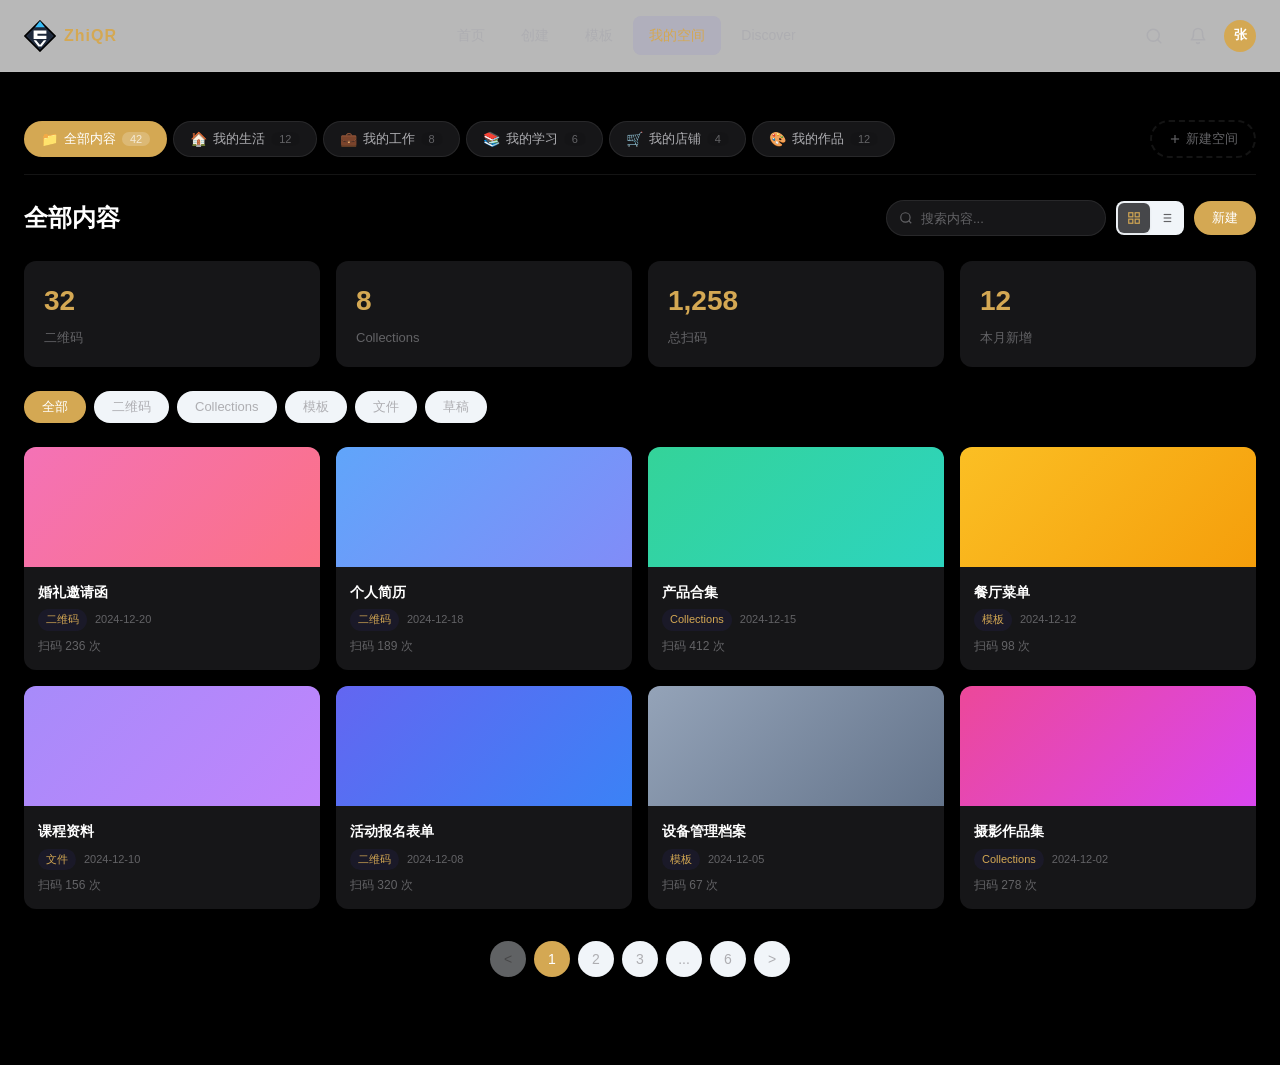
<file: templates/my_space.html>
<!DOCTYPE html>
<html lang="zh">
<head>
    <script>try{document.documentElement.setAttribute("data-theme", localStorage.getItem("theme")||"dark")}catch(e){}</script>
    <meta charset="UTF-8">
    <meta name="viewport" content="width=device-width, initial-scale=1.0">
    <meta name="csrf-token" content="{{ csrf_token }}">
    <title>我的空间 - SmartCode</title>
    <link rel="stylesheet" href="/static/design-system.css">
    <link rel="stylesheet" href="/static/my_space.css?v=2">

    <script src="/static/csrf.js"></script>
</head>
<body>

<div class="ms-layout">

    <!-- 顶部导航栏 -->
    <header class="top-navigation">
        <div class="top-nav-left">
            <a href="/" class="top-nav-logo">
                <svg xmlns="http://www.w3.org/2000/svg" viewBox="0 0 100 100"><polygon points="50,3 97,50 50,97 3,50" fill="#1E293B" stroke="#000000" stroke-width="5" stroke-linejoin="miter"/><polygon points="50,10 90,50 50,90 10,50" fill="none" stroke="#334155" stroke-width="1" stroke-linejoin="miter"/><polygon points="50,3 65,23 35,23" fill="#38BDF8"/><polygon points="30,33 70,33 70,43 42,43 42,49 70,49 70,59 30,59" fill="#FFFFFF"/><polygon points="30,63 38,63 50,78 62,63 70,63 55,83 45,83" fill="#FFFFFF"/></svg>
                <span class="top-nav-brand">ZhiQR</span>
            </a>
        </div>
        <div class="top-nav-center">
            <a href="/" class="top-nav-item">首页</a>
            <a href="/" class="top-nav-item">创建</a>
            <a href="/" class="top-nav-item">模板</a>
            <a href="/my-space" class="top-nav-item active">我的空间</a>
            <a href="/scene" class="top-nav-item">Discover</a>
        </div>
        <div class="top-nav-right">
            <button class="top-nav-icon-btn" title="搜索">
                <svg viewBox="0 0 24 24" fill="none" stroke="currentColor" stroke-width="2" stroke-linecap="round" stroke-linejoin="round"><circle cx="11" cy="11" r="8"/><line x1="21" y1="21" x2="16.65" y2="16.65"/></svg>
            </button>
            <button class="top-nav-icon-btn" title="通知">
                <svg viewBox="0 0 24 24" fill="none" stroke="currentColor" stroke-width="2" stroke-linecap="round" stroke-linejoin="round"><path d="M18 8A6 6 0 0 0 6 8c0 7-3 9-3 9h18s-3-2-3-9"/><path d="M13.73 21a2 2 0 0 1-3.46 0"/></svg>
            </button>
            <div class="top-nav-avatar">
                <span>张</span>
            </div>
        </div>
    </header>

    <!-- 右侧内容区 -->
    <section class="ms-content">

        <!-- 空间标签栏 -->
        <div class="ms-spaces-bar">
            <button class="ms-space-tab active">
                <span class="ms-space-tab-icon">📁</span>
                <span>全部内容</span>
                <span class="ms-space-tab-count">42</span>
            </button>
            <button class="ms-space-tab">
                <span class="ms-space-tab-icon">🏠</span>
                <span>我的生活</span>
                <span class="ms-space-tab-count">12</span>
            </button>
            <button class="ms-space-tab">
                <span class="ms-space-tab-icon">💼</span>
                <span>我的工作</span>
                <span class="ms-space-tab-count">8</span>
            </button>
            <button class="ms-space-tab">
                <span class="ms-space-tab-icon">📚</span>
                <span>我的学习</span>
                <span class="ms-space-tab-count">6</span>
            </button>
            <button class="ms-space-tab">
                <span class="ms-space-tab-icon">🛒</span>
                <span>我的店铺</span>
                <span class="ms-space-tab-count">4</span>
            </button>
            <button class="ms-space-tab">
                <span class="ms-space-tab-icon">🎨</span>
                <span>我的作品</span>
                <span class="ms-space-tab-count">12</span>
            </button>
            <button class="ms-new-space-btn">
                <svg width="14" height="14" viewBox="0 0 24 24" fill="none" stroke="currentColor" stroke-width="2"><line x1="12" y1="5" x2="12" y2="19"/><line x1="5" y1="12" x2="19" y2="12"/></svg>
                新建空间
            </button>
        </div>

        <!-- 内容区顶部 -->
        <div class="ms-content-header">
            <h1 class="ms-content-title">全部内容</h1>
            <div class="ms-content-actions">
                <div class="ms-search-box">
                    <svg width="14" height="14" viewBox="0 0 24 24" fill="none" stroke="currentColor" stroke-width="2"><circle cx="11" cy="11" r="8"/><line x1="21" y1="21" x2="16.65" y2="16.65"/></svg>
                    <input type="text" placeholder="搜索内容...">
                </div>
                <div class="ms-view-toggle">
                    <button class="ms-view-btn active">
                        <svg width="14" height="14" viewBox="0 0 24 24" fill="none" stroke="currentColor" stroke-width="2"><rect x="3" y="3" width="7" height="7"/><rect x="14" y="3" width="7" height="7"/><rect x="3" y="14" width="7" height="7"/><rect x="14" y="14" width="7" height="7"/></svg>
                    </button>
                    <button class="ms-view-btn">
                        <svg width="14" height="14" viewBox="0 0 24 24" fill="none" stroke="currentColor" stroke-width="2"><line x1="8" y1="6" x2="21" y2="6"/><line x1="8" y1="12" x2="21" y2="12"/><line x1="8" y1="18" x2="21" y2="18"/><line x1="3" y1="6" x2="3.01" y2="6"/><line x1="3" y1="12" x2="3.01" y2="12"/><line x1="3" y1="18" x2="3.01" y2="18"/></svg>
                    </button>
                </div>
                <button class="ms-btn-new">新建</button>
            </div>
        </div>

        <!-- 数据统计卡片 -->
        <div class="ms-stats">
            <div class="ms-stat-card">
                <div class="ms-stat-number">32</div>
                <div class="ms-stat-label">二维码</div>
            </div>
            <div class="ms-stat-card">
                <div class="ms-stat-number">8</div>
                <div class="ms-stat-label">Collections</div>
            </div>
            <div class="ms-stat-card">
                <div class="ms-stat-number">1,258</div>
                <div class="ms-stat-label">总扫码</div>
            </div>
            <div class="ms-stat-card">
                <div class="ms-stat-number">12</div>
                <div class="ms-stat-label">本月新增</div>
            </div>
        </div>

        <!-- 内容标签筛选 -->
        <div class="ms-filter">
            <button class="ms-filter-tab active">全部</button>
            <button class="ms-filter-tab">二维码</button>
            <button class="ms-filter-tab">Collections</button>
            <button class="ms-filter-tab">模板</button>
            <button class="ms-filter-tab">文件</button>
            <button class="ms-filter-tab">草稿</button>
        </div>

        <!-- 内容卡片区域 -->
        <div class="ms-cards">
            <div class="ms-card">
                <div class="ms-card-cover" style="background: linear-gradient(135deg, #F472B6, #FB7185);">
                    <div class="ms-card-actions-overlay">
                        <button class="ms-card-action">
                            <svg width="14" height="14" viewBox="0 0 24 24" fill="none" stroke="currentColor" stroke-width="2"><path d="M11 4H4a2 2 0 0 0-2 2v14a2 2 0 0 0 2 2h14a2 2 0 0 0 2-2v-7"/><path d="M18.5 2.5a2.121 2.121 0 0 1 3 3L12 15l-4 1 1-4 9.5-9.5z"/></svg>
                        </button>
                        <button class="ms-card-action">
                            <svg width="14" height="14" viewBox="0 0 24 24" fill="none" stroke="currentColor" stroke-width="2"><polyline points="3 6 5 6 21 6"/><path d="M19 6v14a2 2 0 0 1-2 2H7a2 2 0 0 1-2-2V6m3 0V4a2 2 0 0 1 2-2h4a2 2 0 0 1 2 2v2"/></svg>
                        </button>
                        <button class="ms-card-action">
                            <svg width="14" height="14" viewBox="0 0 24 24" fill="none" stroke="currentColor" stroke-width="2"><circle cx="18" cy="5" r="3"/><circle cx="6" cy="12" r="3"/><circle cx="18" cy="19" r="3"/><line x1="8.59" y1="13.51" x2="15.42" y2="17.49"/><line x1="15.41" y1="6.51" x2="8.59" y2="10.49"/></svg>
                        </button>
                    </div>
                </div>
                <div class="ms-card-body">
                    <div class="ms-card-name">婚礼邀请函</div>
                    <div class="ms-card-meta">
                        <span class="ms-card-type">二维码</span>
                        <span class="ms-card-time">2024-12-20</span>
                    </div>
                    <div class="ms-card-scans">扫码 236 次</div>
                </div>
            </div>
            <div class="ms-card">
                <div class="ms-card-cover" style="background: linear-gradient(135deg, #60A5FA, #818CF8);">
                    <div class="ms-card-actions-overlay">
                        <button class="ms-card-action">
                            <svg width="14" height="14" viewBox="0 0 24 24" fill="none" stroke="currentColor" stroke-width="2"><path d="M11 4H4a2 2 0 0 0-2 2v14a2 2 0 0 0 2 2h14a2 2 0 0 0 2-2v-7"/><path d="M18.5 2.5a2.121 2.121 0 0 1 3 3L12 15l-4 1 1-4 9.5-9.5z"/></svg>
                        </button>
                        <button class="ms-card-action">
                            <svg width="14" height="14" viewBox="0 0 24 24" fill="none" stroke="currentColor" stroke-width="2"><polyline points="3 6 5 6 21 6"/><path d="M19 6v14a2 2 0 0 1-2 2H7a2 2 0 0 1-2-2V6m3 0V4a2 2 0 0 1 2-2h4a2 2 0 0 1 2 2v2"/></svg>
                        </button>
                        <button class="ms-card-action">
                            <svg width="14" height="14" viewBox="0 0 24 24" fill="none" stroke="currentColor" stroke-width="2"><circle cx="18" cy="5" r="3"/><circle cx="6" cy="12" r="3"/><circle cx="18" cy="19" r="3"/><line x1="8.59" y1="13.51" x2="15.42" y2="17.49"/><line x1="15.41" y1="6.51" x2="8.59" y2="10.49"/></svg>
                        </button>
                    </div>
                </div>
                <div class="ms-card-body">
                    <div class="ms-card-name">个人简历</div>
                    <div class="ms-card-meta">
                        <span class="ms-card-type">二维码</span>
                        <span class="ms-card-time">2024-12-18</span>
                    </div>
                    <div class="ms-card-scans">扫码 189 次</div>
                </div>
            </div>
            <div class="ms-card">
                <div class="ms-card-cover" style="background: linear-gradient(135deg, #34D399, #2DD4BF);">
                    <div class="ms-card-actions-overlay">
                        <button class="ms-card-action">
                            <svg width="14" height="14" viewBox="0 0 24 24" fill="none" stroke="currentColor" stroke-width="2"><path d="M11 4H4a2 2 0 0 0-2 2v14a2 2 0 0 0 2 2h14a2 2 0 0 0 2-2v-7"/><path d="M18.5 2.5a2.121 2.121 0 0 1 3 3L12 15l-4 1 1-4 9.5-9.5z"/></svg>
                        </button>
                        <button class="ms-card-action">
                            <svg width="14" height="14" viewBox="0 0 24 24" fill="none" stroke="currentColor" stroke-width="2"><polyline points="3 6 5 6 21 6"/><path d="M19 6v14a2 2 0 0 1-2 2H7a2 2 0 0 1-2-2V6m3 0V4a2 2 0 0 1 2-2h4a2 2 0 0 1 2 2v2"/></svg>
                        </button>
                        <button class="ms-card-action">
                            <svg width="14" height="14" viewBox="0 0 24 24" fill="none" stroke="currentColor" stroke-width="2"><circle cx="18" cy="5" r="3"/><circle cx="6" cy="12" r="3"/><circle cx="18" cy="19" r="3"/><line x1="8.59" y1="13.51" x2="15.42" y2="17.49"/><line x1="15.41" y1="6.51" x2="8.59" y2="10.49"/></svg>
                        </button>
                    </div>
                </div>
                <div class="ms-card-body">
                    <div class="ms-card-name">产品合集</div>
                    <div class="ms-card-meta">
                        <span class="ms-card-type">Collections</span>
                        <span class="ms-card-time">2024-12-15</span>
                    </div>
                    <div class="ms-card-scans">扫码 412 次</div>
                </div>
            </div>
            <div class="ms-card">
                <div class="ms-card-cover" style="background: linear-gradient(135deg, #FBBF24, #F59E0B);">
                    <div class="ms-card-actions-overlay">
                        <button class="ms-card-action">
                            <svg width="14" height="14" viewBox="0 0 24 24" fill="none" stroke="currentColor" stroke-width="2"><path d="M11 4H4a2 2 0 0 0-2 2v14a2 2 0 0 0 2 2h14a2 2 0 0 0 2-2v-7"/><path d="M18.5 2.5a2.121 2.121 0 0 1 3 3L12 15l-4 1 1-4 9.5-9.5z"/></svg>
                        </button>
                        <button class="ms-card-action">
                            <svg width="14" height="14" viewBox="0 0 24 24" fill="none" stroke="currentColor" stroke-width="2"><polyline points="3 6 5 6 21 6"/><path d="M19 6v14a2 2 0 0 1-2 2H7a2 2 0 0 1-2-2V6m3 0V4a2 2 0 0 1 2-2h4a2 2 0 0 1 2 2v2"/></svg>
                        </button>
                        <button class="ms-card-action">
                            <svg width="14" height="14" viewBox="0 0 24 24" fill="none" stroke="currentColor" stroke-width="2"><circle cx="18" cy="5" r="3"/><circle cx="6" cy="12" r="3"/><circle cx="18" cy="19" r="3"/><line x1="8.59" y1="13.51" x2="15.42" y2="17.49"/><line x1="15.41" y1="6.51" x2="8.59" y2="10.49"/></svg>
                        </button>
                    </div>
                </div>
                <div class="ms-card-body">
                    <div class="ms-card-name">餐厅菜单</div>
                    <div class="ms-card-meta">
                        <span class="ms-card-type">模板</span>
                        <span class="ms-card-time">2024-12-12</span>
                    </div>
                    <div class="ms-card-scans">扫码 98 次</div>
                </div>
            </div>
            <div class="ms-card">
                <div class="ms-card-cover" style="background: linear-gradient(135deg, #A78BFA, #C084FC);">
                    <div class="ms-card-actions-overlay">
                        <button class="ms-card-action">
                            <svg width="14" height="14" viewBox="0 0 24 24" fill="none" stroke="currentColor" stroke-width="2"><path d="M11 4H4a2 2 0 0 0-2 2v14a2 2 0 0 0 2 2h14a2 2 0 0 0 2-2v-7"/><path d="M18.5 2.5a2.121 2.121 0 0 1 3 3L12 15l-4 1 1-4 9.5-9.5z"/></svg>
                        </button>
                        <button class="ms-card-action">
                            <svg width="14" height="14" viewBox="0 0 24 24" fill="none" stroke="currentColor" stroke-width="2"><polyline points="3 6 5 6 21 6"/><path d="M19 6v14a2 2 0 0 1-2 2H7a2 2 0 0 1-2-2V6m3 0V4a2 2 0 0 1 2-2h4a2 2 0 0 1 2 2v2"/></svg>
                        </button>
                        <button class="ms-card-action">
                            <svg width="14" height="14" viewBox="0 0 24 24" fill="none" stroke="currentColor" stroke-width="2"><circle cx="18" cy="5" r="3"/><circle cx="6" cy="12" r="3"/><circle cx="18" cy="19" r="3"/><line x1="8.59" y1="13.51" x2="15.42" y2="17.49"/><line x1="15.41" y1="6.51" x2="8.59" y2="10.49"/></svg>
                        </button>
                    </div>
                </div>
                <div class="ms-card-body">
                    <div class="ms-card-name">课程资料</div>
                    <div class="ms-card-meta">
                        <span class="ms-card-type">文件</span>
                        <span class="ms-card-time">2024-12-10</span>
                    </div>
                    <div class="ms-card-scans">扫码 156 次</div>
                </div>
            </div>
            <div class="ms-card">
                <div class="ms-card-cover" style="background: linear-gradient(135deg, #6366F1, #3B82F6);">
                    <div class="ms-card-actions-overlay">
                        <button class="ms-card-action">
                            <svg width="14" height="14" viewBox="0 0 24 24" fill="none" stroke="currentColor" stroke-width="2"><path d="M11 4H4a2 2 0 0 0-2 2v14a2 2 0 0 0 2 2h14a2 2 0 0 0 2-2v-7"/><path d="M18.5 2.5a2.121 2.121 0 0 1 3 3L12 15l-4 1 1-4 9.5-9.5z"/></svg>
                        </button>
                        <button class="ms-card-action">
                            <svg width="14" height="14" viewBox="0 0 24 24" fill="none" stroke="currentColor" stroke-width="2"><polyline points="3 6 5 6 21 6"/><path d="M19 6v14a2 2 0 0 1-2 2H7a2 2 0 0 1-2-2V6m3 0V4a2 2 0 0 1 2-2h4a2 2 0 0 1 2 2v2"/></svg>
                        </button>
                        <button class="ms-card-action">
                            <svg width="14" height="14" viewBox="0 0 24 24" fill="none" stroke="currentColor" stroke-width="2"><circle cx="18" cy="5" r="3"/><circle cx="6" cy="12" r="3"/><circle cx="18" cy="19" r="3"/><line x1="8.59" y1="13.51" x2="15.42" y2="17.49"/><line x1="15.41" y1="6.51" x2="8.59" y2="10.49"/></svg>
                        </button>
                    </div>
                </div>
                <div class="ms-card-body">
                    <div class="ms-card-name">活动报名表单</div>
                    <div class="ms-card-meta">
                        <span class="ms-card-type">二维码</span>
                        <span class="ms-card-time">2024-12-08</span>
                    </div>
                    <div class="ms-card-scans">扫码 320 次</div>
                </div>
            </div>
            <div class="ms-card">
                <div class="ms-card-cover" style="background: linear-gradient(135deg, #94A3B8, #64748B);">
                    <div class="ms-card-actions-overlay">
                        <button class="ms-card-action">
                            <svg width="14" height="14" viewBox="0 0 24 24" fill="none" stroke="currentColor" stroke-width="2"><path d="M11 4H4a2 2 0 0 0-2 2v14a2 2 0 0 0 2 2h14a2 2 0 0 0 2-2v-7"/><path d="M18.5 2.5a2.121 2.121 0 0 1 3 3L12 15l-4 1 1-4 9.5-9.5z"/></svg>
                        </button>
                        <button class="ms-card-action">
                            <svg width="14" height="14" viewBox="0 0 24 24" fill="none" stroke="currentColor" stroke-width="2"><polyline points="3 6 5 6 21 6"/><path d="M19 6v14a2 2 0 0 1-2 2H7a2 2 0 0 1-2-2V6m3 0V4a2 2 0 0 1 2-2h4a2 2 0 0 1 2 2v2"/></svg>
                        </button>
                        <button class="ms-card-action">
                            <svg width="14" height="14" viewBox="0 0 24 24" fill="none" stroke="currentColor" stroke-width="2"><circle cx="18" cy="5" r="3"/><circle cx="6" cy="12" r="3"/><circle cx="18" cy="19" r="3"/><line x1="8.59" y1="13.51" x2="15.42" y2="17.49"/><line x1="15.41" y1="6.51" x2="8.59" y2="10.49"/></svg>
                        </button>
                    </div>
                </div>
                <div class="ms-card-body">
                    <div class="ms-card-name">设备管理档案</div>
                    <div class="ms-card-meta">
                        <span class="ms-card-type">模板</span>
                        <span class="ms-card-time">2024-12-05</span>
                    </div>
                    <div class="ms-card-scans">扫码 67 次</div>
                </div>
            </div>
            <div class="ms-card">
                <div class="ms-card-cover" style="background: linear-gradient(135deg, #EC4899, #D946EF);">
                    <div class="ms-card-actions-overlay">
                        <button class="ms-card-action">
                            <svg width="14" height="14" viewBox="0 0 24 24" fill="none" stroke="currentColor" stroke-width="2"><path d="M11 4H4a2 2 0 0 0-2 2v14a2 2 0 0 0 2 2h14a2 2 0 0 0 2-2v-7"/><path d="M18.5 2.5a2.121 2.121 0 0 1 3 3L12 15l-4 1 1-4 9.5-9.5z"/></svg>
                        </button>
                        <button class="ms-card-action">
                            <svg width="14" height="14" viewBox="0 0 24 24" fill="none" stroke="currentColor" stroke-width="2"><polyline points="3 6 5 6 21 6"/><path d="M19 6v14a2 2 0 0 1-2 2H7a2 2 0 0 1-2-2V6m3 0V4a2 2 0 0 1 2-2h4a2 2 0 0 1 2 2v2"/></svg>
                        </button>
                        <button class="ms-card-action">
                            <svg width="14" height="14" viewBox="0 0 24 24" fill="none" stroke="currentColor" stroke-width="2"><circle cx="18" cy="5" r="3"/><circle cx="6" cy="12" r="3"/><circle cx="18" cy="19" r="3"/><line x1="8.59" y1="13.51" x2="15.42" y2="17.49"/><line x1="15.41" y1="6.51" x2="8.59" y2="10.49"/></svg>
                        </button>
                    </div>
                </div>
                <div class="ms-card-body">
                    <div class="ms-card-name">摄影作品集</div>
                    <div class="ms-card-meta">
                        <span class="ms-card-type">Collections</span>
                        <span class="ms-card-time">2024-12-02</span>
                    </div>
                    <div class="ms-card-scans">扫码 278 次</div>
                </div>
            </div>
        </div>

        <!-- 分页 -->
        <div class="ms-pagination">
            <button class="ms-page-btn" disabled>&lt;</button>
            <button class="ms-page-btn active">1</button>
            <button class="ms-page-btn">2</button>
            <button class="ms-page-btn">3</button>
            <button class="ms-page-btn">...</button>
            <button class="ms-page-btn">6</button>
            <button class="ms-page-btn">&gt;</button>
        </div>

    </section>

</div>

</body>
</html>
</file>
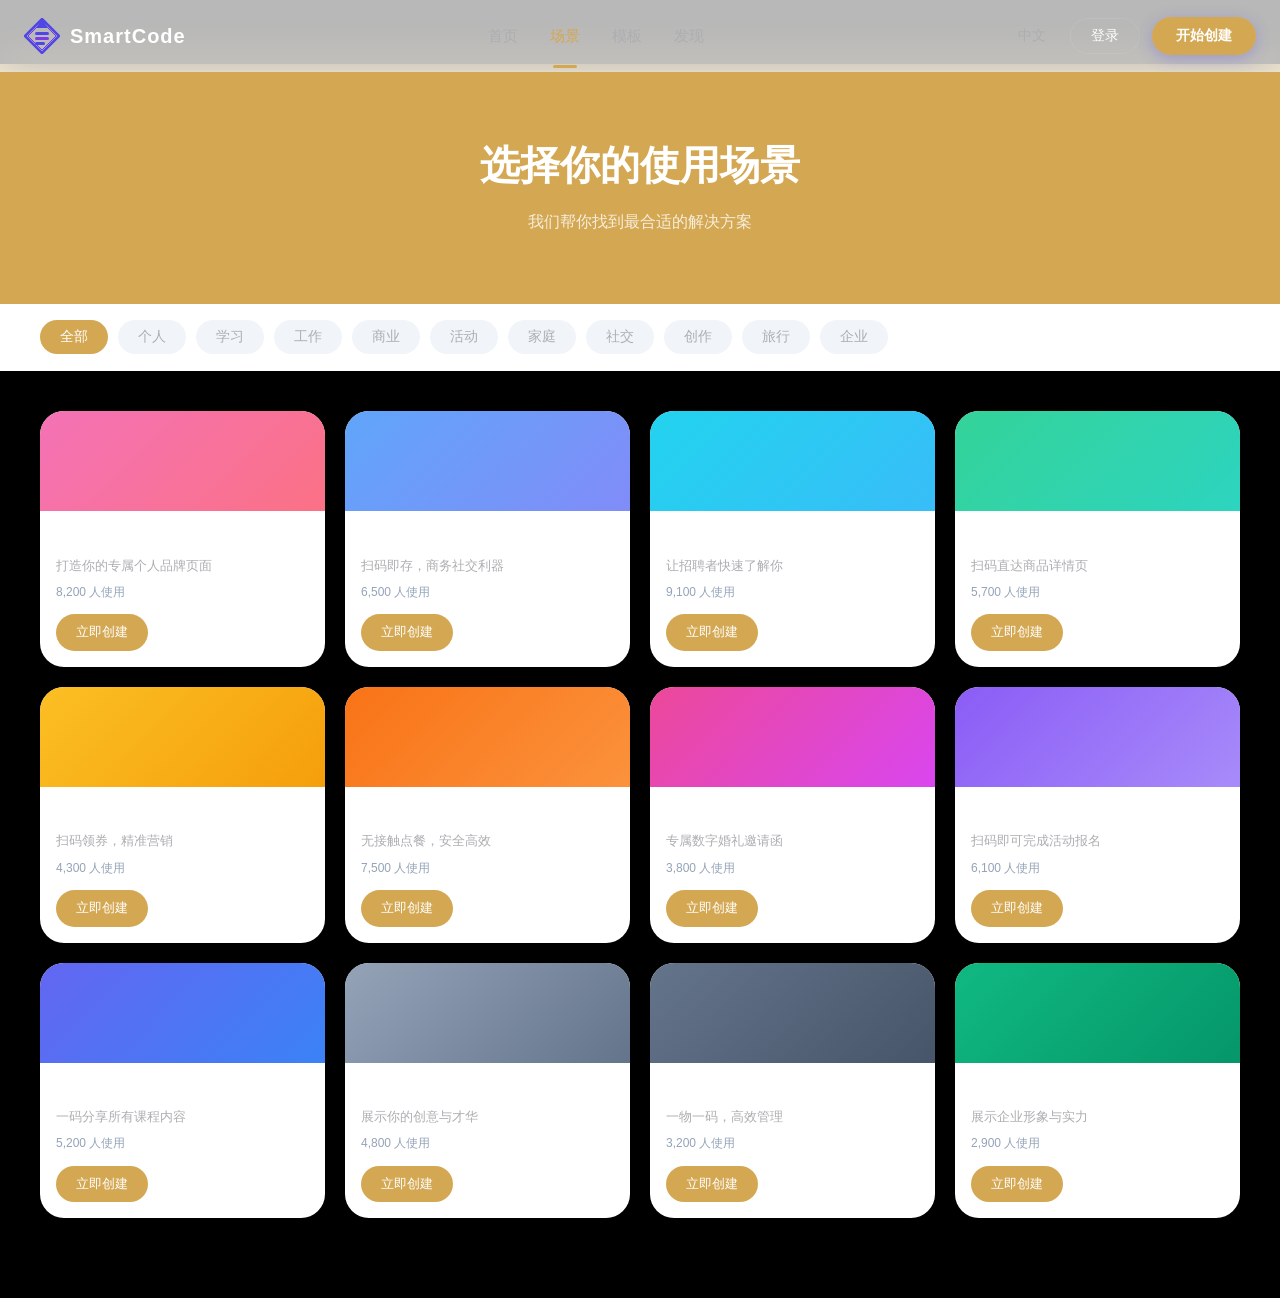
<file: templates/scene.html>
<!DOCTYPE html>
<html lang="zh">
<head>
    <script>try{document.documentElement.setAttribute("data-theme", localStorage.getItem("theme")||"dark")}catch(e){}</script>
    <meta charset="UTF-8">
    <meta name="viewport" content="width=device-width, initial-scale=1.0">
    <meta name="csrf-token" content="{{ csrf_token }}">
    <title>场景中心 - SmartCode</title>
    <link rel="stylesheet" href="/static/design-system.css">
    <link rel="stylesheet" href="/static/scene.css">

    <script src="/static/csrf.js"></script>
</head>
<body>

    <!-- 顶部导航栏 -->
    <header class="scene-nav">
        <div class="scene-nav-left">
            <div class="scene-logo">
                <svg xmlns="http://www.w3.org/2000/svg" viewBox="0 0 36 36">
                    <polygon points="18,1 35,18 18,35 1,18" fill="none" stroke="#4F46E5" stroke-width="2.5" stroke-linejoin="miter"/>
                    <polygon points="18,4 32,18 18,32 4,18" fill="none" stroke="#7C3AED" stroke-width="1" stroke-linejoin="miter"/>
                    <polygon points="18,1 24,10 12,10" fill="#4F46E5"/>
                    <rect x="11" y="14" width="14" height="3" rx="1.5" fill="#4F46E5"/>
                    <rect x="11" y="19" width="14" height="3" rx="1.5" fill="#7C3AED"/>
                    <rect x="11" y="24" width="10" height="3" rx="1.5" fill="#4F46E5"/>
                </svg>
            </div>
            <span class="scene-brand">SmartCode</span>
        </div>

        <nav class="scene-nav-center">
            <a href="/" class="scene-nav-link">首页</a>
            <a href="/scene" class="scene-nav-link active">场景</a>
            <a href="/templates-center" class="scene-nav-link">模板</a>
            <a href="#" class="scene-nav-link">发现</a>
        </nav>

        <div class="scene-nav-right">
            <button class="scene-lang-switch">中文</button>
            <button class="scene-btn-login" onclick="window.location.href='/?show=login'">登录</button>
            <button class="scene-btn-create" onclick="window.location.href='/?show=login'">开始创建</button>
        </div>
    </header>

    <!-- 页面头部 -->
    <section class="scene-header">
        <h1 class="scene-header-title">选择你的使用场景</h1>
        <p class="scene-header-subtitle">我们帮你找到最合适的解决方案</p>
    </section>

    <!-- 分类标签栏 -->
    <div class="scene-tabs">
        <div class="scene-tabs-scroll">
            <button class="scene-tab active">全部</button>
            <button class="scene-tab">个人</button>
            <button class="scene-tab">学习</button>
            <button class="scene-tab">工作</button>
            <button class="scene-tab">商业</button>
            <button class="scene-tab">活动</button>
            <button class="scene-tab">家庭</button>
            <button class="scene-tab">社交</button>
            <button class="scene-tab">创作</button>
            <button class="scene-tab">旅行</button>
            <button class="scene-tab">企业</button>
        </div>
    </div>

    <!-- 场景卡片区域 -->
    <section class="scene-cards">
        <div class="scene-cards-grid">
            <a href="/templates?scene=个人主页" class="scene-card">
                <div class="scene-card-cover" style="background: linear-gradient(135deg, #F472B6, #FB7185);"></div>
                <div class="scene-card-body">
                    <div class="scene-card-name">个人主页</div>
                    <div class="scene-card-desc">打造你的专属个人品牌页面</div>
                    <div class="scene-card-users">8,200 人使用</div>
                    <span class="scene-card-btn">立即创建</span>
                </div>
            </a>
            <a href="/templates?scene=电子名片" class="scene-card">
                <div class="scene-card-cover" style="background: linear-gradient(135deg, #60A5FA, #818CF8);"></div>
                <div class="scene-card-body">
                    <div class="scene-card-name">电子名片</div>
                    <div class="scene-card-desc">扫码即存，商务社交利器</div>
                    <div class="scene-card-users">6,500 人使用</div>
                    <span class="scene-card-btn">立即创建</span>
                </div>
            </a>
            <a href="/templates?scene=求职简历" class="scene-card">
                <div class="scene-card-cover" style="background: linear-gradient(135deg, #22D3EE, #38BDF8);"></div>
                <div class="scene-card-body">
                    <div class="scene-card-name">求职简历</div>
                    <div class="scene-card-desc">让招聘者快速了解你</div>
                    <div class="scene-card-users">9,100 人使用</div>
                    <span class="scene-card-btn">立即创建</span>
                </div>
            </a>
            <a href="/templates?scene=商品销售" class="scene-card">
                <div class="scene-card-cover" style="background: linear-gradient(135deg, #34D399, #2DD4BF);"></div>
                <div class="scene-card-body">
                    <div class="scene-card-name">商品销售</div>
                    <div class="scene-card-desc">扫码直达商品详情页</div>
                    <div class="scene-card-users">5,700 人使用</div>
                    <span class="scene-card-btn">立即创建</span>
                </div>
            </a>
            <a href="/templates?scene=优惠券" class="scene-card">
                <div class="scene-card-cover" style="background: linear-gradient(135deg, #FBBF24, #F59E0B);"></div>
                <div class="scene-card-body">
                    <div class="scene-card-name">优惠券</div>
                    <div class="scene-card-desc">扫码领券，精准营销</div>
                    <div class="scene-card-users">4,300 人使用</div>
                    <span class="scene-card-btn">立即创建</span>
                </div>
            </a>
            <a href="/templates?scene=电子菜单" class="scene-card">
                <div class="scene-card-cover" style="background: linear-gradient(135deg, #F97316, #FB923C);"></div>
                <div class="scene-card-body">
                    <div class="scene-card-name">电子菜单</div>
                    <div class="scene-card-desc">无接触点餐，安全高效</div>
                    <div class="scene-card-users">7,500 人使用</div>
                    <span class="scene-card-btn">立即创建</span>
                </div>
            </a>
            <a href="/templates?scene=婚礼邀请" class="scene-card">
                <div class="scene-card-cover" style="background: linear-gradient(135deg, #EC4899, #D946EF);"></div>
                <div class="scene-card-body">
                    <div class="scene-card-name">婚礼邀请</div>
                    <div class="scene-card-desc">专属数字婚礼邀请函</div>
                    <div class="scene-card-users">3,800 人使用</div>
                    <span class="scene-card-btn">立即创建</span>
                </div>
            </a>
            <a href="/templates?scene=活动报名" class="scene-card">
                <div class="scene-card-cover" style="background: linear-gradient(135deg, #8B5CF6, #A78BFA);"></div>
                <div class="scene-card-body">
                    <div class="scene-card-name">活动报名</div>
                    <div class="scene-card-desc">扫码即可完成活动报名</div>
                    <div class="scene-card-users">6,100 人使用</div>
                    <span class="scene-card-btn">立即创建</span>
                </div>
            </a>
            <a href="/templates?scene=学习资料" class="scene-card">
                <div class="scene-card-cover" style="background: linear-gradient(135deg, #6366F1, #3B82F6);"></div>
                <div class="scene-card-body">
                    <div class="scene-card-name">学习资料</div>
                    <div class="scene-card-desc">一码分享所有课程内容</div>
                    <div class="scene-card-users">5,200 人使用</div>
                    <span class="scene-card-btn">立即创建</span>
                </div>
            </a>
            <a href="/templates?scene=作品集" class="scene-card">
                <div class="scene-card-cover" style="background: linear-gradient(135deg, #94A3B8, #64748B);"></div>
                <div class="scene-card-body">
                    <div class="scene-card-name">作品集</div>
                    <div class="scene-card-desc">展示你的创意与才华</div>
                    <div class="scene-card-users">4,800 人使用</div>
                    <span class="scene-card-btn">立即创建</span>
                </div>
            </a>
            <a href="/templates?scene=设备管理" class="scene-card">
                <div class="scene-card-cover" style="background: linear-gradient(135deg, #64748B, #475569);"></div>
                <div class="scene-card-body">
                    <div class="scene-card-name">设备管理</div>
                    <div class="scene-card-desc">一物一码，高效管理</div>
                    <div class="scene-card-users">3,200 人使用</div>
                    <span class="scene-card-btn">立即创建</span>
                </div>
            </a>
            <a href="/templates?scene=企业介绍" class="scene-card">
                <div class="scene-card-cover" style="background: linear-gradient(135deg, #10B981, #059669);"></div>
                <div class="scene-card-body">
                    <div class="scene-card-name">企业介绍</div>
                    <div class="scene-card-desc">展示企业形象与实力</div>
                    <div class="scene-card-users">2,900 人使用</div>
                    <span class="scene-card-btn">立即创建</span>
                </div>
            </a>
        </div>
    </section>

</body>
</html>
</file>
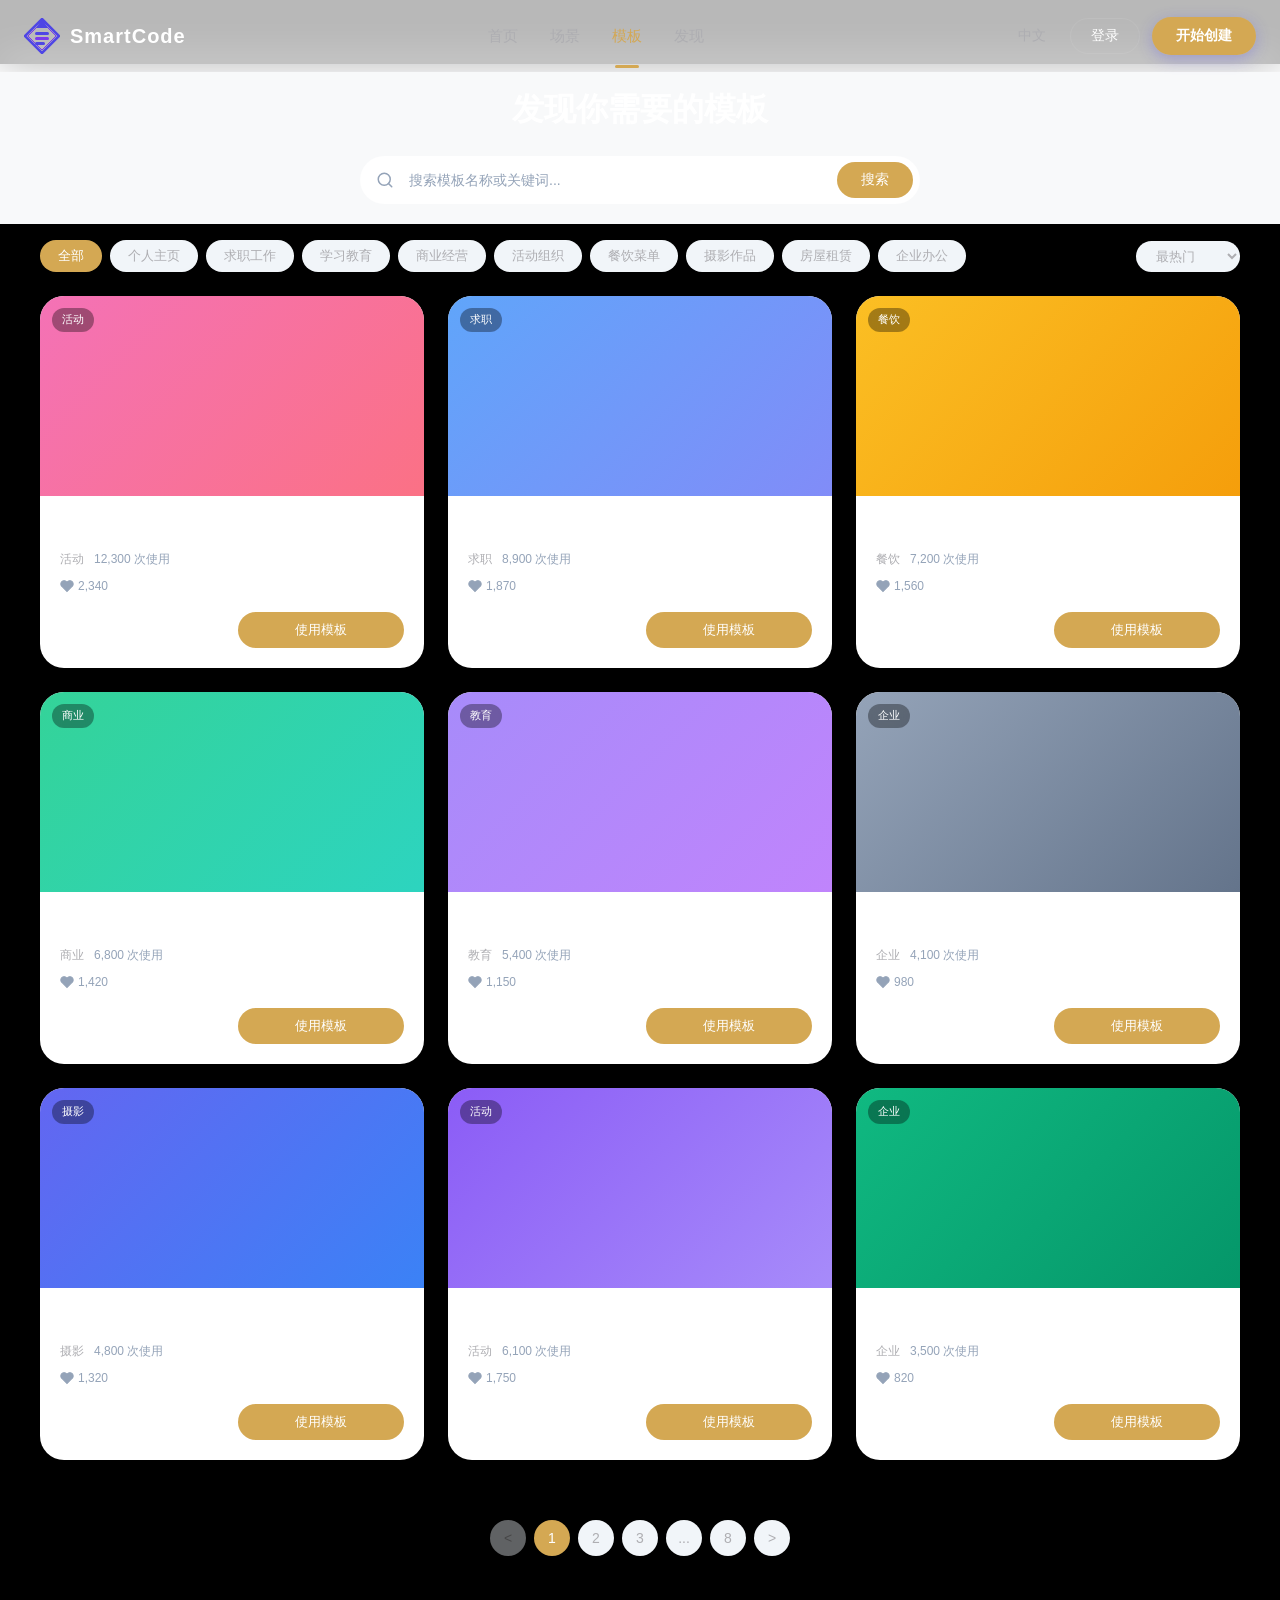
<file: templates/template_center.html>
<!DOCTYPE html>
<html lang="zh">
<head>
    <script>try{document.documentElement.setAttribute("data-theme", localStorage.getItem("theme")||"dark")}catch(e){}</script>
    <meta charset="UTF-8">
    <meta name="viewport" content="width=device-width, initial-scale=1.0">
    <meta name="csrf-token" content="{{ csrf_token }}">
    <title>模板中心 - SmartCode</title>
    <link rel="stylesheet" href="/static/design-system.css">
    <link rel="stylesheet" href="/static/template_center.css">

    <script src="/static/csrf.js"></script>
</head>
<body>

    <!-- 顶部导航栏 -->
    <header class="tc-nav">
        <div class="tc-nav-left">
            <div class="tc-logo">
                <svg xmlns="http://www.w3.org/2000/svg" viewBox="0 0 36 36">
                    <polygon points="18,1 35,18 18,35 1,18" fill="none" stroke="#4F46E5" stroke-width="2.5" stroke-linejoin="miter"/>
                    <polygon points="18,4 32,18 18,32 4,18" fill="none" stroke="#7C3AED" stroke-width="1" stroke-linejoin="miter"/>
                    <polygon points="18,1 24,10 12,10" fill="#4F46E5"/>
                    <rect x="11" y="14" width="14" height="3" rx="1.5" fill="#4F46E5"/>
                    <rect x="11" y="19" width="14" height="3" rx="1.5" fill="#7C3AED"/>
                    <rect x="11" y="24" width="10" height="3" rx="1.5" fill="#4F46E5"/>
                </svg>
            </div>
            <span class="tc-brand">SmartCode</span>
        </div>

        <nav class="tc-nav-center">
            <a href="/" class="tc-nav-link">首页</a>
            <a href="/scene" class="tc-nav-link">场景</a>
            <a href="/templates-center" class="tc-nav-link active">模板</a>
            <a href="#" class="tc-nav-link">发现</a>
        </nav>

        <div class="tc-nav-right">
            <button class="tc-lang-switch">中文</button>
            <button class="tc-btn-login" onclick="window.location.href='/?show=login'">登录</button>
            <button class="tc-btn-create" onclick="window.location.href='/?show=login'">开始创建</button>
        </div>
    </header>

    <!-- 搜索区域 -->
    <section class="tc-search">
        <h1 class="tc-search-title">发现你需要的模板</h1>
        <div class="tc-search-box">
            <div class="tc-search-icon">
                <svg width="18" height="18" viewBox="0 0 24 24" fill="none" stroke="currentColor" stroke-width="2" stroke-linecap="round" stroke-linejoin="round">
                    <circle cx="11" cy="11" r="8"/>
                    <line x1="21" y1="21" x2="16.65" y2="16.65"/>
                </svg>
            </div>
            <input type="text" class="tc-search-input" placeholder="搜索模板名称或关键词...">
            <button class="tc-search-btn">搜索</button>
        </div>
    </section>

    <!-- 分类筛选栏 -->
    <div class="tc-filter">
        <div class="tc-filter-tabs">
            <button class="tc-filter-tab active">全部</button>
            <button class="tc-filter-tab">个人主页</button>
            <button class="tc-filter-tab">求职工作</button>
            <button class="tc-filter-tab">学习教育</button>
            <button class="tc-filter-tab">商业经营</button>
            <button class="tc-filter-tab">活动组织</button>
            <button class="tc-filter-tab">餐饮菜单</button>
            <button class="tc-filter-tab">摄影作品</button>
            <button class="tc-filter-tab">房屋租赁</button>
            <button class="tc-filter-tab">企业办公</button>
        </div>
        <select class="tc-filter-sort">
            <option value="hot">最热门</option>
            <option value="new">最新发布</option>
            <option value="most">使用最多</option>
        </select>
    </div>

    <!-- 模板卡片区域 -->
    <section class="tc-cards">
        <div class="tc-cards-grid">
            <div class="tc-card">
                <div class="tc-card-cover" style="background: linear-gradient(135deg, #F472B6, #FB7185);">
                    <span class="tc-card-tag">活动</span>
                </div>
                <div class="tc-card-body">
                    <div class="tc-card-name">婚礼邀请函</div>
                    <div class="tc-card-meta">
                        <span class="tc-card-category">活动</span>
                        <span class="tc-card-usage">12,300 次使用</span>
                    </div>
                    <div class="tc-card-favorite">
                        <svg width="14" height="14" viewBox="0 0 24 24" fill="currentColor" stroke="currentColor" stroke-width="2"><path d="M20.84 4.61a5.5 5.5 0 0 0-7.78 0L12 5.67l-1.06-1.06a5.5 5.5 0 0 0-7.78 7.78l1.06 1.06L12 21.23l7.78-7.78 1.06-1.06a5.5 5.5 0 0 0 0-7.78z"/></svg>
                        <span>2,340</span>
                    </div>
                    <div class="tc-card-actions">
                        <button class="tc-card-btn-secondary">预览</button>
                        <button class="tc-card-btn-primary">使用模板</button>
                    </div>
                </div>
            </div>
            <div class="tc-card">
                <div class="tc-card-cover" style="background: linear-gradient(135deg, #60A5FA, #818CF8);">
                    <span class="tc-card-tag">求职</span>
                </div>
                <div class="tc-card-body">
                    <div class="tc-card-name">个人简历</div>
                    <div class="tc-card-meta">
                        <span class="tc-card-category">求职</span>
                        <span class="tc-card-usage">8,900 次使用</span>
                    </div>
                    <div class="tc-card-favorite">
                        <svg width="14" height="14" viewBox="0 0 24 24" fill="currentColor" stroke="currentColor" stroke-width="2"><path d="M20.84 4.61a5.5 5.5 0 0 0-7.78 0L12 5.67l-1.06-1.06a5.5 5.5 0 0 0-7.78 7.78l1.06 1.06L12 21.23l7.78-7.78 1.06-1.06a5.5 5.5 0 0 0 0-7.78z"/></svg>
                        <span>1,870</span>
                    </div>
                    <div class="tc-card-actions">
                        <button class="tc-card-btn-secondary">预览</button>
                        <button class="tc-card-btn-primary">使用模板</button>
                    </div>
                </div>
            </div>
            <div class="tc-card">
                <div class="tc-card-cover" style="background: linear-gradient(135deg, #FBBF24, #F59E0B);">
                    <span class="tc-card-tag">餐饮</span>
                </div>
                <div class="tc-card-body">
                    <div class="tc-card-name">餐厅菜单</div>
                    <div class="tc-card-meta">
                        <span class="tc-card-category">餐饮</span>
                        <span class="tc-card-usage">7,200 次使用</span>
                    </div>
                    <div class="tc-card-favorite">
                        <svg width="14" height="14" viewBox="0 0 24 24" fill="currentColor" stroke="currentColor" stroke-width="2"><path d="M20.84 4.61a5.5 5.5 0 0 0-7.78 0L12 5.67l-1.06-1.06a5.5 5.5 0 0 0-7.78 7.78l1.06 1.06L12 21.23l7.78-7.78 1.06-1.06a5.5 5.5 0 0 0 0-7.78z"/></svg>
                        <span>1,560</span>
                    </div>
                    <div class="tc-card-actions">
                        <button class="tc-card-btn-secondary">预览</button>
                        <button class="tc-card-btn-primary">使用模板</button>
                    </div>
                </div>
            </div>
            <div class="tc-card">
                <div class="tc-card-cover" style="background: linear-gradient(135deg, #34D399, #2DD4BF);">
                    <span class="tc-card-tag">商业</span>
                </div>
                <div class="tc-card-body">
                    <div class="tc-card-name">商品详情</div>
                    <div class="tc-card-meta">
                        <span class="tc-card-category">商业</span>
                        <span class="tc-card-usage">6,800 次使用</span>
                    </div>
                    <div class="tc-card-favorite">
                        <svg width="14" height="14" viewBox="0 0 24 24" fill="currentColor" stroke="currentColor" stroke-width="2"><path d="M20.84 4.61a5.5 5.5 0 0 0-7.78 0L12 5.67l-1.06-1.06a5.5 5.5 0 0 0-7.78 7.78l1.06 1.06L12 21.23l7.78-7.78 1.06-1.06a5.5 5.5 0 0 0 0-7.78z"/></svg>
                        <span>1,420</span>
                    </div>
                    <div class="tc-card-actions">
                        <button class="tc-card-btn-secondary">预览</button>
                        <button class="tc-card-btn-primary">使用模板</button>
                    </div>
                </div>
            </div>
            <div class="tc-card">
                <div class="tc-card-cover" style="background: linear-gradient(135deg, #A78BFA, #C084FC);">
                    <span class="tc-card-tag">教育</span>
                </div>
                <div class="tc-card-body">
                    <div class="tc-card-name">课程资料</div>
                    <div class="tc-card-meta">
                        <span class="tc-card-category">教育</span>
                        <span class="tc-card-usage">5,400 次使用</span>
                    </div>
                    <div class="tc-card-favorite">
                        <svg width="14" height="14" viewBox="0 0 24 24" fill="currentColor" stroke="currentColor" stroke-width="2"><path d="M20.84 4.61a5.5 5.5 0 0 0-7.78 0L12 5.67l-1.06-1.06a5.5 5.5 0 0 0-7.78 7.78l1.06 1.06L12 21.23l7.78-7.78 1.06-1.06a5.5 5.5 0 0 0 0-7.78z"/></svg>
                        <span>1,150</span>
                    </div>
                    <div class="tc-card-actions">
                        <button class="tc-card-btn-secondary">预览</button>
                        <button class="tc-card-btn-primary">使用模板</button>
                    </div>
                </div>
            </div>
            <div class="tc-card">
                <div class="tc-card-cover" style="background: linear-gradient(135deg, #94A3B8, #64748B);">
                    <span class="tc-card-tag">企业</span>
                </div>
                <div class="tc-card-body">
                    <div class="tc-card-name">设备档案</div>
                    <div class="tc-card-meta">
                        <span class="tc-card-category">企业</span>
                        <span class="tc-card-usage">4,100 次使用</span>
                    </div>
                    <div class="tc-card-favorite">
                        <svg width="14" height="14" viewBox="0 0 24 24" fill="currentColor" stroke="currentColor" stroke-width="2"><path d="M20.84 4.61a5.5 5.5 0 0 0-7.78 0L12 5.67l-1.06-1.06a5.5 5.5 0 0 0-7.78 7.78l1.06 1.06L12 21.23l7.78-7.78 1.06-1.06a5.5 5.5 0 0 0 0-7.78z"/></svg>
                        <span>980</span>
                    </div>
                    <div class="tc-card-actions">
                        <button class="tc-card-btn-secondary">预览</button>
                        <button class="tc-card-btn-primary">使用模板</button>
                    </div>
                </div>
            </div>
            <div class="tc-card">
                <div class="tc-card-cover" style="background: linear-gradient(135deg, #6366F1, #3B82F6);">
                    <span class="tc-card-tag">摄影</span>
                </div>
                <div class="tc-card-body">
                    <div class="tc-card-name">摄影作品集</div>
                    <div class="tc-card-meta">
                        <span class="tc-card-category">摄影</span>
                        <span class="tc-card-usage">4,800 次使用</span>
                    </div>
                    <div class="tc-card-favorite">
                        <svg width="14" height="14" viewBox="0 0 24 24" fill="currentColor" stroke="currentColor" stroke-width="2"><path d="M20.84 4.61a5.5 5.5 0 0 0-7.78 0L12 5.67l-1.06-1.06a5.5 5.5 0 0 0-7.78 7.78l1.06 1.06L12 21.23l7.78-7.78 1.06-1.06a5.5 5.5 0 0 0 0-7.78z"/></svg>
                        <span>1,320</span>
                    </div>
                    <div class="tc-card-actions">
                        <button class="tc-card-btn-secondary">预览</button>
                        <button class="tc-card-btn-primary">使用模板</button>
                    </div>
                </div>
            </div>
            <div class="tc-card">
                <div class="tc-card-cover" style="background: linear-gradient(135deg, #8B5CF6, #A78BFA);">
                    <span class="tc-card-tag">活动</span>
                </div>
                <div class="tc-card-body">
                    <div class="tc-card-name">活动报名</div>
                    <div class="tc-card-meta">
                        <span class="tc-card-category">活动</span>
                        <span class="tc-card-usage">6,100 次使用</span>
                    </div>
                    <div class="tc-card-favorite">
                        <svg width="14" height="14" viewBox="0 0 24 24" fill="currentColor" stroke="currentColor" stroke-width="2"><path d="M20.84 4.61a5.5 5.5 0 0 0-7.78 0L12 5.67l-1.06-1.06a5.5 5.5 0 0 0-7.78 7.78l1.06 1.06L12 21.23l7.78-7.78 1.06-1.06a5.5 5.5 0 0 0 0-7.78z"/></svg>
                        <span>1,750</span>
                    </div>
                    <div class="tc-card-actions">
                        <button class="tc-card-btn-secondary">预览</button>
                        <button class="tc-card-btn-primary">使用模板</button>
                    </div>
                </div>
            </div>
            <div class="tc-card">
                <div class="tc-card-cover" style="background: linear-gradient(135deg, #10B981, #059669);">
                    <span class="tc-card-tag">企业</span>
                </div>
                <div class="tc-card-body">
                    <div class="tc-card-name">企业介绍</div>
                    <div class="tc-card-meta">
                        <span class="tc-card-category">企业</span>
                        <span class="tc-card-usage">3,500 次使用</span>
                    </div>
                    <div class="tc-card-favorite">
                        <svg width="14" height="14" viewBox="0 0 24 24" fill="currentColor" stroke="currentColor" stroke-width="2"><path d="M20.84 4.61a5.5 5.5 0 0 0-7.78 0L12 5.67l-1.06-1.06a5.5 5.5 0 0 0-7.78 7.78l1.06 1.06L12 21.23l7.78-7.78 1.06-1.06a5.5 5.5 0 0 0 0-7.78z"/></svg>
                        <span>820</span>
                    </div>
                    <div class="tc-card-actions">
                        <button class="tc-card-btn-secondary">预览</button>
                        <button class="tc-card-btn-primary">使用模板</button>
                    </div>
                </div>
            </div>
        </div>
    </section>

    <!-- 分页 -->
    <div class="tc-pagination">
        <button class="tc-page-btn" disabled>&lt;</button>
        <button class="tc-page-btn active">1</button>
        <button class="tc-page-btn">2</button>
        <button class="tc-page-btn">3</button>
        <button class="tc-page-btn">...</button>
        <button class="tc-page-btn">8</button>
        <button class="tc-page-btn">&gt;</button>
    </div>

</body>
</html>
</file>
<file: static/design-system.css>
/* ============================================
   SmartCode Unified Design System v3.0
   Apple Style + Glass Morphism
   ============================================ */

/* ============================================
   Design Tokens (Light Theme)
   ============================================ */
:root,
[data-theme="light"] {
  --ds-accent: #D4A853;
  --ds-accent-hover: #B8860B;
  --ds-accent-glow: rgba(212, 168, 83, 0.25);
  --ds-success: #34C759;
  --ds-success-glow: rgba(52, 199, 89, 0.25);
  --ds-warning: #D4A853;
  --ds-warning-glow: rgba(255, 149, 0, 0.25);
  --ds-danger: #FF3B30;
  --ds-danger-glow: rgba(255, 59, 48, 0.25);
  --ds-info: #32ADE6;

  --ds-bg: #F5F5F7;
  --ds-bg-secondary: #EEEEF0;
  --ds-surface: rgba(255, 255, 255, 0.80);
  --ds-surface-solid: #FFFFFF;
  --ds-surface-hover: rgba(255, 255, 255, 0.95);
  --ds-surface-elevated: rgba(255, 255, 255, 0.90);

  --ds-text-primary: #1D1D1F;
  --ds-text-secondary: #6E6E73;
  --ds-text-tertiary: #86868B;
  --ds-text-muted: #AEAEB2;
  --ds-text-inverse: #FFFFFF;

  --ds-border: rgba(0, 0, 0, 0.08);
  --ds-border-light: rgba(0, 0, 0, 0.04);
  --ds-border-focus: #D4A853;

  --ds-radius-sm: 12px;
  --ds-radius: 24px;
  --ds-radius-lg: 28px;
  --ds-radius-full: 999px;

  --ds-space-xs: 4px;
  --ds-space-sm: 8px;
  --ds-space-md: 12px;
  --ds-space-lg: 16px;
  --ds-space-xl: 24px;
  --ds-space-2xl: 32px;
  --ds-space-3xl: 48px;
  --ds-space-section: 72px;

  --ds-shadow-sm: 0 1px 3px rgba(0, 0, 0, 0.06), 0 1px 2px rgba(0, 0, 0, 0.04);
  --ds-shadow: 0 4px 16px rgba(0, 0, 0, 0.06), 0 2px 6px rgba(0, 0, 0, 0.04);
  --ds-shadow-lg: 0 12px 40px rgba(0, 0, 0, 0.08), 0 4px 12px rgba(0, 0, 0, 0.04);
  --ds-shadow-xl: 0 20px 60px rgba(0, 0, 0, 0.10), 0 8px 20px rgba(0, 0, 0, 0.04);
  --ds-shadow-glow: 0 0 24px rgba(212, 168, 83, 0.25);

  --ds-transition-fast: 0.15s cubic-bezier(0.25, 0.1, 0.25, 1);
  --ds-transition: 0.3s cubic-bezier(0.25, 0.1, 0.25, 1);
  --ds-transition-slow: 0.5s cubic-bezier(0.25, 0.1, 0.25, 1);

  --ds-font-family: 'Inter', 'PingFang SC', -apple-system, BlinkMacSystemFont, 'Segoe UI', Roboto, sans-serif;
  --ds-font-size-xs: 11px;
  --ds-font-size-sm: 12px;
  --ds-font-size-base: 14px;
  --ds-font-size-md: 15px;
  --ds-font-size-lg: 16px;
  --ds-font-size-xl: 18px;
  --ds-font-size-2xl: 22px;
  --ds-font-size-3xl: 28px;
  --ds-font-size-hero: 40px;
  --ds-font-weight-normal: 400;
  --ds-font-weight-medium: 500;
  --ds-font-weight-semibold: 600;
  --ds-font-weight-bold: 700;
  --ds-font-weight-heavy: 800;
  --ds-line-height: 1.6;
  --ds-line-height-tight: 1.3;
  --ds-letter-spacing: -0.3px;

  --ds-z-dropdown: 1000;
  --ds-z-modal: 1100;
  --ds-z-toast: 1200;
  --ds-z-tooltip: 1300;

  --ds-glass-bg: rgba(255, 255, 255, 0.72);
  --ds-glass-bg-strong: rgba(255, 255, 255, 0.85);
  --ds-glass-blur: 20px;
  --ds-glass-border: rgba(0, 0, 0, 0.06);
  --ds-glass-shadow: 0 8px 32px rgba(0, 0, 0, 0.04);

  --ds-accent-light: #D4A853;
  --ds-bg-light: #F5F5F7;
  --ds-bg-secondary-light: #EEEEF0;
  --ds-surface-light: #FFFFFF;
  --ds-text-primary-light: #1D1D1F;
  --ds-text-secondary-light: #6E6E73;
  --ds-text-muted-light: #AEAEB2;
  --ds-glass-bg-light: rgba(255, 255, 255, 0.72);
}

[data-theme="dark"] {
  --ds-accent: #D4A853;
  --ds-accent-hover: #E0B85C;
  --ds-accent-glow: rgba(212, 168, 83, 0.3);
  --ds-success: #30D158;
  --ds-success-glow: rgba(48, 209, 88, 0.3);
  --ds-warning: #D4A853;
  --ds-warning-glow: rgba(255, 159, 10, 0.3);
  --ds-danger: #FF453A;
  --ds-danger-glow: rgba(255, 69, 58, 0.3);
  --ds-info: #64D2FF;

  --ds-bg: #000000;
  --ds-bg-secondary: #0D0D0D;
  --ds-surface: rgba(28, 28, 30, 0.80);
  --ds-surface-solid: #1C1C1E;
  --ds-surface-hover: rgba(44, 44, 46, 0.95);
  --ds-surface-elevated: rgba(44, 44, 46, 0.90);

  --ds-text-primary: #FFFFFF;
  --ds-text-secondary: #AEAEB2;
  --ds-text-tertiary: #8E8E93;
  --ds-text-muted: #636366;
  --ds-text-inverse: #1D1D1F;

  --ds-border: rgba(255, 255, 255, 0.08);
  --ds-border-light: rgba(255, 255, 255, 0.04);
  --ds-border-focus: #D4A853;

  --ds-shadow-sm: 0 1px 3px rgba(0, 0, 0, 0.4);
  --ds-shadow: 0 4px 16px rgba(0, 0, 0, 0.4);
  --ds-shadow-lg: 0 12px 40px rgba(0, 0, 0, 0.5);
  --ds-shadow-xl: 0 20px 60px rgba(0, 0, 0, 0.6);
  --ds-shadow-glow: 0 0 24px rgba(212, 168, 83, 0.3);

  --ds-glass-bg: rgba(28, 28, 30, 0.72);
  --ds-glass-bg-strong: rgba(28, 28, 30, 0.85);
  --ds-glass-border: rgba(255, 255, 255, 0.06);
  --ds-glass-shadow: 0 8px 32px rgba(0, 0, 0, 0.3);
}

* {
  margin: 0;
  padding: 0;
  box-sizing: border-box;
}

html {
  font-family: var(--ds-font-family);
  -webkit-font-smoothing: antialiased;
  -moz-osx-font-smoothing: grayscale;
}

body {
  background: var(--ds-bg);
  color: var(--ds-text-primary);
  line-height: var(--ds-line-height);
  font-size: var(--ds-font-size-base);
  transition: background var(--ds-transition), color var(--ds-transition);
  -webkit-font-smoothing: antialiased;
  -moz-osx-font-smoothing: grayscale;
  text-rendering: optimizeLegibility;
}

@keyframes dsFadeIn {
  from { opacity: 0; transform: translateY(8px); }
  to { opacity: 1; transform: translateY(0); }
}

@keyframes dsScaleIn {
  from { opacity: 0; transform: scale(0.95) translateY(8px); }
  to { opacity: 1; transform: scale(1) translateY(0); }
}

@keyframes dsSlideInUp {
  from { opacity: 0; transform: translateY(16px); }
  to { opacity: 1; transform: translateY(0); }
}

@keyframes dsShimmer {
  0% { background-position: 200% 0; }
  100% { background-position: -200% 0; }
}

@keyframes dsSpin {
  to { transform: rotate(360deg); }
}

.ds-skeleton {
  background: linear-gradient(90deg, var(--ds-surface) 25%, var(--ds-surface-hover) 50%, var(--ds-surface) 75%);
  background-size: 200% 100%;
  animation: dsShimmer 1.5s infinite;
  border-radius: var(--ds-radius);
}

.ds-skeleton-text {
  height: 14px;
  margin-bottom: var(--ds-space-sm);
  border-radius: var(--ds-radius-sm);
}

.ds-empty-state {
  display: flex;
  flex-direction: column;
  align-items: center;
  justify-content: center;
  padding: var(--ds-space-3xl) var(--ds-space-xl);
  text-align: center;
  gap: var(--ds-space-md);
}

.ds-empty-state-icon {
  font-size: 48px;
  opacity: 0.5;
}

.ds-empty-state-title {
  font-size: var(--ds-font-size-lg);
  font-weight: var(--ds-font-weight-semibold);
  color: var(--ds-text-primary);
}

.ds-empty-state-description {
  font-size: var(--ds-font-size-base);
  color: var(--ds-text-tertiary);
  max-width: 320px;
}

.ds-error-state {
  display: flex;
  flex-direction: column;
  align-items: center;
  justify-content: center;
  padding: var(--ds-space-3xl) var(--ds-space-xl);
  text-align: center;
  gap: var(--ds-space-md);
}

.ds-error-state-icon {
  font-size: 48px;
  opacity: 0.7;
}

.ds-error-state-title {
  font-size: var(--ds-font-size-lg);
  font-weight: var(--ds-font-weight-semibold);
  color: var(--ds-danger);
}

.ds-error-state-description {
  font-size: var(--ds-font-size-base);
  color: var(--ds-text-tertiary);
  max-width: 320px;
}

.ds-toast {
  display: flex;
  align-items: center;
  gap: var(--ds-space-md);
  padding: var(--ds-space-md) var(--ds-space-xl);
  border-radius: var(--ds-radius);
  font-size: var(--ds-font-size-base);
  backdrop-filter: blur(var(--ds-glass-blur));
  -webkit-backdrop-filter: blur(var(--ds-glass-blur));
  box-shadow: var(--ds-shadow-lg);
  animation: dsSlideInUp var(--ds-transition);
  border: 1px solid var(--ds-border);
}

.ds-tag {
  display: inline-flex;
  align-items: center;
  padding: 2px 10px;
  font-size: var(--ds-font-size-xs);
  font-weight: var(--ds-font-weight-medium);
  border-radius: var(--ds-radius-full);
}

.ds-tag-primary { background: var(--ds-accent-glow); color: var(--ds-accent); }
.ds-tag-success { background: var(--ds-success-glow); color: var(--ds-success); }
.ds-tag-warning { background: var(--ds-warning-glow); color: var(--ds-warning); }
.ds-tag-danger { background: var(--ds-danger-glow); color: var(--ds-danger); }

.ds-divider {
  width: 100%;
  height: 1px;
  background: var(--ds-border);
  margin: var(--ds-space-xl) 0;
}

.ds-sr-only {
  position: absolute;
  width: 1px;
  height: 1px;
  padding: 0;
  margin: -1px;
  overflow: hidden;
  clip: rect(0, 0, 0, 0);
  border: 0;
}

.ds-truncate {
  overflow: hidden;
  text-overflow: ellipsis;
  white-space: nowrap;
}

.ds-btn {
  display: inline-flex;
  align-items: center;
  justify-content: center;
  gap: var(--ds-space-sm);
  padding: var(--ds-space-md) var(--ds-space-xl);
  font-size: var(--ds-font-size-base);
  font-weight: var(--ds-font-weight-semibold);
  font-family: var(--ds-font-family);
  border: none;
  border-radius: var(--ds-radius);
  cursor: pointer;
  transition: all var(--ds-transition);
  text-decoration: none;
  line-height: 1.4;
  position: relative;
  overflow: hidden;
  white-space: nowrap;
  user-select: none;
}

.ds-btn-primary {
  background: var(--ds-accent);
  color: var(--ds-text-inverse);
  box-shadow: 0 2px 8px var(--ds-accent-glow);
}

.ds-btn-primary:hover {
  background: var(--ds-accent-hover);
  transform: translateY(-1px);
  box-shadow: 0 4px 16px var(--ds-accent-glow);
}

.ds-btn-primary:active {
  transform: translateY(0) scale(0.98);
}

.ds-btn-secondary {
  background: var(--ds-surface);
  color: var(--ds-text-primary);
  border: 1px solid var(--ds-border);
}

.ds-btn-secondary:hover {
  background: var(--ds-surface-hover);
  border-color: var(--ds-accent);
  color: var(--ds-accent);
}

.ds-btn-ghost {
  background: transparent;
  color: var(--ds-text-secondary);
}

.ds-btn-ghost:hover {
  background: var(--ds-surface);
  color: var(--ds-text-primary);
}

.ds-btn-danger {
  background: var(--ds-danger);
  color: var(--ds-text-inverse);
}

.ds-btn-danger:hover {
  background: #FF5A4E;
  transform: translateY(-1px);
}

.ds-btn-sm {
  padding: var(--ds-space-sm) var(--ds-space-lg);
  font-size: var(--ds-font-size-sm);
  border-radius: var(--ds-radius-sm);
}

.ds-btn-lg {
  padding: var(--ds-space-lg) var(--ds-space-2xl);
  font-size: var(--ds-font-size-lg);
}

.ds-btn-icon {
  width: 40px;
  height: 40px;
  padding: 0;
  border-radius: 50%;
}

.ds-btn:disabled {
  opacity: 0.5;
  cursor: not-allowed;
  pointer-events: none;
}

.ds-input {
  width: 100%;
  padding: var(--ds-space-md) var(--ds-space-lg);
  font-size: var(--ds-font-size-base);
  font-family: var(--ds-font-family);
  color: var(--ds-text-primary);
  background: var(--ds-surface);
  border: 1px solid var(--ds-border);
  border-radius: var(--ds-radius);
  transition: all var(--ds-transition);
  outline: none;
}

.ds-input::placeholder {
  color: var(--ds-text-muted);
}

.ds-input:hover {
  border-color: var(--ds-text-tertiary);
}

.ds-input:focus {
  border-color: var(--ds-border-focus);
  box-shadow: 0 0 0 3px var(--ds-accent-glow);
}

.ds-input-sm {
  padding: var(--ds-space-sm) var(--ds-space-md);
  font-size: var(--ds-font-size-sm);
  border-radius: var(--ds-radius-sm);
}

.ds-textarea {
  resize: vertical;
  min-height: 80px;
  line-height: var(--ds-line-height);
}

.ds-card {
  background: var(--ds-surface);
  border: 1px solid var(--ds-border);
  border-radius: var(--ds-radius);
  padding: var(--ds-space-xl);
  transition: all var(--ds-transition);
  backdrop-filter: blur(var(--ds-glass-blur));
  -webkit-backdrop-filter: blur(var(--ds-glass-blur));
}

.ds-card:hover {
  border-color: var(--ds-text-tertiary);
  box-shadow: var(--ds-shadow);
  transform: translateY(-2px);
}

.ds-card-glass {
  background: var(--ds-glass-bg);
  backdrop-filter: blur(var(--ds-glass-blur));
  -webkit-backdrop-filter: blur(var(--ds-glass-blur));
  border: 1px solid var(--ds-glass-border);
  box-shadow: var(--ds-glass-shadow);
}

.ds-loading {
  display: inline-flex;
  align-items: center;
  gap: var(--ds-space-sm);
  color: var(--ds-text-secondary);
  font-size: var(--ds-font-size-base);
}

.ds-loading-spinner {
  width: 20px;
  height: 20px;
  border: 2px solid var(--ds-border);
  border-top-color: var(--ds-accent);
  border-radius: 50%;
  animation: dsSpin 0.8s linear infinite;
}

.ds-icon {
  display: inline-flex;
  align-items: center;
  justify-content: center;
  flex-shrink: 0;
}

html[dir="rtl"] body {
  direction: rtl;
}

@media (max-width: 768px) {
  :root {
    --ds-space-xl: 16px;
    --ds-space-2xl: 24px;
    --ds-space-section: 56px;
  }

  .ds-card {
    padding: var(--ds-space-lg);
  }
}
</file>
<file: static/collection_editor.css>
/* ============================================
   SmartCode 内容合集编辑器样式
   ============================================ */

:root,
[data-theme="light"] {
    --ce-primary: var(--ds-accent-light);
    --ce-primary-light: #b8860b;
    --ce-gradient: linear-gradient(135deg, var(--ds-accent-light) 0%, #b8860b 50%, #d4a853 100%);
    --ce-bg: var(--ds-bg-secondary-light);
    --ce-surface: var(--ds-surface-light);
    --ce-text: var(--ds-text-primary-light);
    --ce-text-secondary: var(--ds-text-secondary-light);
    --ce-text-muted: var(--ds-text-muted-light);
    --ce-border: var(--ds-border-light);
    --ce-radius: var(--ds-radius);
    --ce-radius-sm: var(--ds-radius-sm);
    --ce-radius-full: 999px;
    --ce-transition: var(--ds-transition);
    --ce-shadow: var(--ds-shadow-sm);
}

[data-theme="dark"] {
    --ce-primary: var(--ds-accent);
    --ce-primary-light: #d4a853;
    --ce-gradient: linear-gradient(135deg, var(--ds-accent) 0%, #d4a853 50%, #d4a853 100%);
    --ce-bg: var(--ds-bg);
    --ce-surface: var(--ds-surface);
    --ce-text: var(--ds-text-primary);
    --ce-text-secondary: var(--ds-text-secondary);
    --ce-text-muted: var(--ds-text-muted);
    --ce-border: var(--ds-border);
    --ce-radius: var(--ds-radius);
    --ce-radius-sm: var(--ds-radius-sm);
    --ce-radius-full: 999px;
    --ce-transition: var(--ds-transition);
    --ce-shadow: var(--ds-shadow);
}

* {
    margin: 0;
    padding: 0;
    box-sizing: border-box;
}

html, body {
    font-family: 'Inter', 'PingFang SC', -apple-system, sans-serif;
    background: var(--ce-bg);
    color: var(--ce-text);
    height: 100%;
    overflow: hidden;
    -webkit-font-smoothing: antialiased;
}

body {
    display: flex;
    flex-direction: column;
}

/* ============================================
   SmartCode 全局导航 (Apple Style)
   ============================================ */

.sc-nav {
    height: var(--ds-space-section);
    background: var(--ds-glass-bg-light);
    backdrop-filter: blur(var(--ds-glass-blur));
    -webkit-backdrop-filter: blur(var(--ds-glass-blur));
    border-bottom: 1px solid var(--ds-glass-border);
    display: flex;
    align-items: center;
    justify-content: space-between;
    padding: 0 28px;
    position: sticky;
    top: 0;
    z-index: 1000;
    flex-shrink: 0;
    transition: background 0.3s ease, border-color 0.3s ease;
}

.sc-nav-left {
    display: flex;
    align-items: center;
    flex-shrink: 0;
}

.sc-nav-logo {
    display: flex;
    align-items: center;
    gap: 10px;
    text-decoration: none;
    color: inherit;
    user-select: none;
}

.sc-nav-logo-icon {
    width: 32px;
    height: 32px;
    flex-shrink: 0;
}

.sc-nav-brand {
    font-size: 18px;
    font-weight: 700;
    color: var(--ce-text);
    letter-spacing: -0.3px;
}

.sc-nav-center {
    display: flex;
    align-items: center;
    gap: 4px;
    position: absolute;
    left: 50%;
    transform: translateX(-50%);
}

.sc-nav-link {
    position: relative;
    display: inline-flex;
    align-items: center;
    height: 72px;
    padding: 0 16px;
    font-size: 14px;
    font-weight: 500;
    color: var(--ce-text-secondary);
    text-decoration: none;
    white-space: nowrap;
    transition: color 0.2s ease;
    cursor: pointer;
}

.sc-nav-link::after {
    content: '';
    position: absolute;
    bottom: 0;
    left: 50%;
    transform: translateX(-50%) scaleX(0);
    width: calc(100% - 32px);
    height: 2.5px;
    border-radius: 2px 2px 0 0;
    background: #b8860b;
    transition: transform 0.3s cubic-bezier(0.25, 0.8, 0.25, 1.2);
    transform-origin: center;
}

.sc-nav-link:hover {
    color: var(--ce-text);
}

.sc-nav-link:hover::after {
    transform: translateX(-50%) scaleX(1);
}

.sc-nav-link.active {
    color: var(--ce-primary);
    font-weight: 600;
}

.sc-nav-link.active::after {
    transform: translateX(-50%) scaleX(1);
    background: linear-gradient(135deg, #b8860b 0%, #b8860b 50%, #d4a853 100%);
    height: 3px;
}

.sc-nav-right {
    display: flex;
    align-items: center;
    gap: 6px;
    flex-shrink: 0;
}

.sc-nav-icon-btn {
    position: relative;
    width: 38px;
    height: 38px;
    display: flex;
    align-items: center;
    justify-content: center;
    background: none;
    border: none;
    border-radius: 10px;
    cursor: pointer;
    color: var(--ce-text-secondary);
    transition: all 0.2s ease;
}

.sc-nav-icon-btn:hover {
    background: rgba(0, 0, 0, 0.06);
    color: var(--ce-text);
}

.sc-nav-icon-btn svg {
    width: 20px;
    height: 20px;
}

.sc-nav-badge {
    position: absolute;
    top: 4px;
    right: 4px;
    min-width: 16px;
    height: 16px;
    padding: 0 4px;
    background: #EF4444;
    color: #FFFFFF;
    font-size: 10px;
    font-weight: 700;
    border-radius: 999px;
    display: flex;
    align-items: center;
    justify-content: center;
    line-height: 1;
}

.sc-nav-avatar-wrapper {
    position: relative;
}

.sc-nav-avatar {
    width: 36px;
    height: 36px;
    border-radius: 999px;
    background: var(--ce-gradient);
    border: none;
    cursor: pointer;
    display: flex;
    align-items: center;
    justify-content: center;
    color: #FFFFFF;
    font-size: 14px;
    font-weight: 600;
    transition: all 0.2s ease;
    margin-left: 4px;
    font-family: inherit;
}

.sc-nav-avatar:hover {
    transform: scale(1.08);
    box-shadow: 0 2px 12px rgba(79, 70, 229, 0.35);
}

.sc-nav-dropdown {
    position: absolute;
    top: calc(100% + 10px);
    right: 0;
    min-width: 200px;
    background: rgba(255, 255, 255, 0.9);
    backdrop-filter: blur(20px);
    -webkit-backdrop-filter: blur(20px);
    border: 1px solid rgba(226, 232, 240, 0.6);
    border-radius: 14px;
    padding: 6px;
    box-shadow: 0 12px 40px rgba(0, 0, 0, 0.1), 0 0 0 0.5px rgba(0, 0, 0, 0.05);
    opacity: 0;
    visibility: hidden;
    transform: translateY(-8px) scale(0.96);
    transition: all 0.2s cubic-bezier(0.25, 0.8, 0.25, 1.2);
    pointer-events: none;
    z-index: 1001;
}

.sc-nav-avatar-wrapper.open .sc-nav-dropdown {
    opacity: 1;
    visibility: visible;
    transform: translateY(0) scale(1);
    pointer-events: auto;
}

.sc-nav-dropdown-item {
    display: flex;
    align-items: center;
    gap: 10px;
    padding: 10px 12px;
    border-radius: 10px;
    font-size: 13px;
    font-weight: 500;
    color: var(--ce-text);
    text-decoration: none;
    transition: all 0.15s ease;
    white-space: nowrap;
}

.sc-nav-dropdown-item:hover {
    background: rgba(79, 70, 229, 0.08);
    color: var(--ce-primary);
}

.sc-nav-dropdown-item svg {
    width: 18px;
    height: 18px;
    flex-shrink: 0;
    color: var(--ce-text-muted);
    transition: color 0.15s ease;
}

.sc-nav-dropdown-item:hover svg {
    color: var(--ce-primary);
}

.sc-nav-dropdown-divider {
    height: 1px;
    background: var(--ce-border);
    margin: 4px 6px;
}

.sc-nav-dropdown-item-danger {
    color: #EF4444;
}

.sc-nav-dropdown-item-danger:hover {
    background: rgba(239, 68, 68, 0.08);
    color: #EF4444;
}

.sc-nav-dropdown-item-danger svg {
    color: #EF4444;
}

.sc-nav-dropdown-item-danger:hover svg {
    color: #EF4444;
}

/* ============ 整体布局 ============ */
.ce-layout {
    display: flex;
    flex-direction: column;
    flex: 1;
    min-height: 0;
}

/* ============ 顶部工具栏 ============ */
.ce-toolbar {
    height: 56px;
    background: var(--ce-surface);
    border-bottom: 1px solid var(--ce-border);
    display: flex;
    align-items: center;
    justify-content: space-between;
    padding: 0 20px;
    flex-shrink: 0;
    z-index: 100;
}

.ce-toolbar-left {
    display: flex;
    align-items: center;
    gap: 12px;
}

.ce-back-btn {
    width: 32px;
    height: 32px;
    display: flex;
    align-items: center;
    justify-content: center;
    background: none;
    border: none;
    border-radius: 8px;
    cursor: pointer;
    color: var(--ce-text-secondary);
    transition: all var(--ce-transition);
}

.ce-back-btn:hover {
    background: #F1F5F9;
    color: var(--ce-text);
}

.ce-collection-name {
    font-size: 16px;
    font-weight: 600;
    color: var(--ce-text);
    border: 1px solid transparent;
    padding: 4px 8px;
    border-radius: 6px;
    cursor: pointer;
    transition: all var(--ce-transition);
    background: none;
    font-family: inherit;
    outline: none;
    min-width: 120px;
}

.ce-collection-name:hover {
    border-color: var(--ce-border);
}

.ce-collection-name:focus {
    border-color: var(--ce-primary);
    background: #FFFFFF;
}

.ce-toolbar-right {
    display: flex;
    align-items: center;
    gap: 10px;
}

.ce-btn-preview {
    font-size: 13px;
    font-weight: 500;
    color: var(--ce-text);
    background: var(--ce-surface);
    border: 1px solid var(--ce-border);
    border-radius: var(--ce-radius-full);
    padding: 7px 16px;
    cursor: pointer;
    transition: all var(--ce-transition);
    font-family: inherit;
}

.ce-btn-preview:hover {
    border-color: var(--ce-primary);
    color: var(--ce-primary);
}

.ce-btn-qrcode {
    font-size: 13px;
    font-weight: 500;
    color: #FFFFFF;
    background: var(--ce-gradient);
    border: none;
    border-radius: var(--ce-radius-full);
    padding: 7px 16px;
    cursor: pointer;
    transition: all var(--ce-transition);
    font-family: inherit;
}

.ce-btn-qrcode:hover {
    box-shadow: 0 4px 15px rgba(79, 70, 229, 0.3);
}

.ce-btn-publish {
    font-size: 13px;
    font-weight: 500;
    color: #FFFFFF;
    background: #10B981;
    border: none;
    border-radius: var(--ce-radius-full);
    padding: 7px 16px;
    cursor: pointer;
    transition: all var(--ce-transition);
    font-family: inherit;
}

.ce-btn-publish:hover {
    background: #059669;
    box-shadow: 0 4px 15px rgba(16, 185, 129, 0.3);
}

/* ============ 主体区域 ============ */
.ce-body {
    display: flex;
    flex: 1;
    overflow: hidden;
}

/* ============ 模块目录（顶部标签栏） ============ */
.ce-module-bar {
    display: flex;
    align-items: center;
    gap: 4px;
    padding: 8px 20px;
    background: var(--ce-surface);
    border-bottom: 1px solid var(--ce-border);
    overflow-x: auto;
    -webkit-overflow-scrolling: touch;
    flex-shrink: 0;
}

.ce-module-bar-item {
    display: flex;
    align-items: center;
    gap: 6px;
    padding: 6px 12px;
    border-radius: var(--ce-radius-sm);
    cursor: pointer;
    transition: all var(--ce-transition);
    border: 1px solid transparent;
    background: none;
    font-family: inherit;
    white-space: nowrap;
    flex-shrink: 0;
}

.ce-module-bar-item:hover {
    background: #F1F5F9;
}

.ce-module-bar-item.active {
    background: rgba(79, 70, 229, 0.08);
    border-color: var(--ce-primary);
}

.ce-module-bar-drag {
    color: var(--ce-text-muted);
    flex-shrink: 0;
    display: flex;
    align-items: center;
    cursor: grab;
}

.ce-module-bar-drag svg {
    width: 14px;
    height: 14px;
}

.ce-module-bar-name {
    font-size: 13px;
    font-weight: 500;
    color: var(--ce-text);
}

.ce-module-bar-toggle {
    width: 24px;
    height: 24px;
    display: flex;
    align-items: center;
    justify-content: center;
    background: none;
    border: none;
    border-radius: 4px;
    cursor: pointer;
    color: var(--ce-text-muted);
    transition: all var(--ce-transition);
    flex-shrink: 0;
}

.ce-module-bar-toggle:hover {
    background: #E2E8F0;
    color: var(--ce-text);
}

.ce-module-bar-toggle.off {
    opacity: 0.4;
}

.ce-module-bar-delete {
    width: 24px;
    height: 24px;
    display: flex;
    align-items: center;
    justify-content: center;
    background: none;
    border: none;
    border-radius: 4px;
    cursor: pointer;
    color: var(--ce-text-muted);
    transition: all var(--ce-transition);
    flex-shrink: 0;
}

.ce-module-bar-delete:hover {
    background: #FEE2E2;
    color: #EF4444;
}

.ce-add-module-btn {
    display: flex;
    align-items: center;
    gap: 6px;
    padding: 6px 14px;
    border: 2px dashed var(--ce-border);
    border-radius: var(--ce-radius-sm);
    background: none;
    color: var(--ce-text-secondary);
    font-size: 13px;
    font-weight: 500;
    cursor: pointer;
    transition: all var(--ce-transition);
    font-family: inherit;
    white-space: nowrap;
    flex-shrink: 0;
    margin-left: auto;
}

.ce-add-module-btn:hover {
    border-color: var(--ce-primary);
    color: var(--ce-primary);
    background: rgba(79, 70, 229, 0.04);
}

.ce-add-module-btn svg {
    width: 16px;
    height: 16px;
}

/* ============ 右侧编辑区域 ============ */
.ce-editor {
    flex: 1;
    overflow-y: auto;
    padding: 48px;
    background: var(--ce-bg);
}

.ce-editor-inner {
    max-width: 720px;
    margin: 0 auto;
}

/* 封面上传 */
.ce-cover-upload {
    width: 100%;
    height: 200px;
    border: 2px dashed var(--ce-border);
    border-radius: var(--ce-radius);
    display: flex;
    flex-direction: column;
    align-items: center;
    justify-content: center;
    cursor: pointer;
    transition: all var(--ce-transition);
    background: var(--ce-surface);
    margin-bottom: 32px;
    color: var(--ce-text-muted);
    font-size: 14px;
    gap: 8px;
}

.ce-cover-upload:hover {
    border-color: var(--ce-primary);
    color: var(--ce-primary);
    background: rgba(79, 70, 229, 0.02);
}

.ce-cover-upload svg {
    width: 32px;
    height: 32px;
}

/* 模块编辑区块 */
.ce-module-block {
    background: var(--ce-surface);
    border-radius: var(--ce-radius);
    box-shadow: var(--ce-shadow);
    margin-bottom: 20px;
    overflow: hidden;
}

.ce-module-block-header {
    display: flex;
    align-items: center;
    justify-content: space-between;
    padding: 14px 20px;
    border-bottom: 1px solid var(--ce-border);
    background: #FAFBFC;
}

.ce-module-block-title {
    font-size: 15px;
    font-weight: 600;
    color: var(--ce-text);
}

.ce-module-block-actions {
    display: flex;
    align-items: center;
    gap: 4px;
}

.ce-module-block-action {
    width: 28px;
    height: 28px;
    display: flex;
    align-items: center;
    justify-content: center;
    background: none;
    border: none;
    border-radius: 6px;
    cursor: pointer;
    color: var(--ce-text-muted);
    transition: all var(--ce-transition);
}

.ce-module-block-action:hover {
    background: #E2E8F0;
    color: var(--ce-text);
}

.ce-module-block-action.delete:hover {
    background: #FEE2E2;
    color: #EF4444;
}

.ce-module-block-body {
    padding: 20px;
}

/* 富文本输入框 */
.ce-richtext {
    width: 100%;
    min-height: 160px;
    border: 1px solid var(--ce-border);
    border-radius: var(--ce-radius-sm);
    padding: 14px;
    font-size: 14px;
    font-family: inherit;
    color: var(--ce-text);
    resize: vertical;
    outline: none;
    transition: border-color var(--ce-transition);
    line-height: 1.6;
}

.ce-richtext:focus {
    border-color: var(--ce-primary);
}

.ce-richtext::placeholder {
    color: var(--ce-text-muted);
}

/* 图片相册 */
.ce-photo-grid {
    display: grid;
    grid-template-columns: repeat(3, 1fr);
    gap: 12px;
}

.ce-photo-item {
    aspect-ratio: 1;
    border: 2px dashed var(--ce-border);
    border-radius: var(--ce-radius-sm);
    display: flex;
    align-items: center;
    justify-content: center;
    cursor: pointer;
    transition: all var(--ce-transition);
    color: var(--ce-text-muted);
    background: #FAFBFC;
}

.ce-photo-item:hover {
    border-color: var(--ce-primary);
    color: var(--ce-primary);
    background: rgba(79, 70, 229, 0.02);
}

.ce-photo-item svg {
    width: 24px;
    height: 24px;
}

.ce-photo-add {
    border-style: dashed;
}

/* 输入框通用 */
.ce-input-group {
    display: flex;
    flex-direction: column;
    gap: 12px;
}

.ce-input-row {
    display: flex;
    align-items: center;
    gap: 10px;
}

.ce-input-label {
    font-size: 13px;
    font-weight: 500;
    color: var(--ce-text-secondary);
    width: 56px;
    flex-shrink: 0;
}

.ce-input {
    flex: 1;
    height: 40px;
    border: 1px solid var(--ce-border);
    border-radius: 10px;
    padding: 0 12px;
    font-size: 14px;
    font-family: inherit;
    color: var(--ce-text);
    outline: none;
    transition: border-color var(--ce-transition);
}

.ce-input:focus {
    border-color: var(--ce-primary);
}

.ce-input::placeholder {
    color: var(--ce-text-muted);
}

/* 地图占位 */
.ce-map-placeholder {
    width: 100%;
    height: 200px;
    border: 1px solid var(--ce-border);
    border-radius: var(--ce-radius-sm);
    display: flex;
    align-items: center;
    justify-content: center;
    background: #F1F5F9;
    color: var(--ce-text-muted);
    font-size: 14px;
    margin-top: 8px;
    gap: 8px;
    flex-direction: column;
}

.ce-map-placeholder svg {
    width: 32px;
    height: 32px;
}

/* 下拉框 */
.ce-select {
    width: 100%;
    height: 40px;
    border: 1px solid var(--ce-border);
    border-radius: 10px;
    padding: 0 12px;
    font-size: 14px;
    font-family: inherit;
    color: var(--ce-text);
    outline: none;
    background: var(--ce-surface);
    cursor: pointer;
    transition: border-color var(--ce-transition);
}

.ce-select:focus {
    border-color: var(--ce-primary);
}

/* ============ 弹窗遮罩 ============ */
.ce-modal-overlay {
    position: fixed;
    inset: 0;
    background: rgba(0, 0, 0, 0.4);
    z-index: 1000;
    display: flex;
    align-items: center;
    justify-content: center;
    backdrop-filter: blur(2px);
}

.ce-modal {
    background: var(--ce-surface);
    border-radius: var(--ce-radius);
    box-shadow: 0 20px 60px rgba(0, 0, 0, 0.15);
    width: 600px;
    max-width: 90vw;
    max-height: 80vh;
    overflow-y: auto;
}

.ce-modal-header {
    padding: 20px 24px;
    border-bottom: 1px solid var(--ce-border);
    display: flex;
    align-items: center;
    justify-content: space-between;
}

.ce-modal-title {
    font-size: 18px;
    font-weight: 600;
    color: var(--ce-text);
}

.ce-modal-close {
    width: 32px;
    height: 32px;
    display: flex;
    align-items: center;
    justify-content: center;
    background: none;
    border: none;
    border-radius: 8px;
    cursor: pointer;
    color: var(--ce-text-muted);
    transition: all var(--ce-transition);
    font-size: 18px;
}

.ce-modal-close:hover {
    background: #F1F5F9;
    color: var(--ce-text);
}

.ce-modal-body {
    padding: 24px;
    display: grid;
    grid-template-columns: repeat(4, 1fr);
    gap: 12px;
}

.ce-modal-type {
    display: flex;
    flex-direction: column;
    align-items: center;
    gap: 8px;
    padding: 16px 8px;
    border-radius: var(--ce-radius-sm);
    cursor: pointer;
    transition: all var(--ce-transition);
    border: 1px solid transparent;
}

.ce-modal-type:hover {
    background: #F1F5F9;
    border-color: var(--ce-border);
}

.ce-modal-type-icon {
    width: 44px;
    height: 44px;
    border-radius: var(--ce-radius-sm);
    display: flex;
    align-items: center;
    justify-content: center;
    font-size: 20px;
}

.ce-modal-type-name {
    font-size: 13px;
    font-weight: 500;
    color: var(--ce-text);
}

/* ============================================
   深色主题 — 导航适配
   ============================================ */

[data-theme="dark"] .sc-nav {
    background: rgba(15, 23, 42, 0.72);
    border-bottom-color: rgba(51, 65, 85, 0.5);
}

[data-theme="dark"] .sc-nav-brand {
    color: #F1F5F9;
}

[data-theme="dark"] .sc-nav-link {
    color: #94A3B8;
}

[data-theme="dark"] .sc-nav-link:hover {
    color: #F1F5F9;
}

[data-theme="dark"] .sc-nav-link.active {
    color: #E0B85C;
}

[data-theme="dark"] .sc-nav-icon-btn {
    color: #94A3B8;
}

[data-theme="dark"] .sc-nav-icon-btn:hover {
    background: rgba(255, 255, 255, 0.08);
    color: #F1F5F9;
}

[data-theme="dark"] .sc-nav-dropdown {
    background: rgba(15, 23, 42, 0.9);
    border-color: rgba(51, 65, 85, 0.6);
    box-shadow: 0 12px 40px rgba(0, 0, 0, 0.4), 0 0 0 0.5px rgba(255, 255, 255, 0.05);
}

[data-theme="dark"] .sc-nav-dropdown-item {
    color: #E2E8F0;
}

[data-theme="dark"] .sc-nav-dropdown-item:hover {
    background: rgba(129, 140, 248, 0.12);
    color: #e0b85c;
}

[data-theme="dark"] .sc-nav-dropdown-item svg {
    color: #64748B;
}

[data-theme="dark"] .sc-nav-dropdown-item:hover svg {
    color: #e0b85c;
}

[data-theme="dark"] .sc-nav-dropdown-divider {
    background: rgba(51, 65, 85, 0.6);
}

[data-theme="dark"] .sc-nav-dropdown-item-danger {
    color: #F87171;
}

[data-theme="dark"] .sc-nav-dropdown-item-danger:hover {
    background: rgba(248, 113, 113, 0.1);
    color: #FCA5A5;
}

/* ============================================
   响应式 — 移动端适配
   ============================================ */

@media (max-width: 768px) {
    .sc-nav {
        padding: 0 16px;
        height: 64px;
    }

    .sc-nav-brand {
        display: none;
    }

    .sc-nav-logo-icon {
        width: 28px;
        height: 28px;
    }

    .sc-nav-center {
        display: none;
    }

    .sc-nav-right {
        gap: 2px;
    }

    .sc-nav-icon-btn {
        width: 34px;
        height: 34px;
        border-radius: 8px;
    }

    .sc-nav-icon-btn svg {
        width: 18px;
        height: 18px;
    }

    .sc-nav-avatar {
        width: 32px;
        height: 32px;
        font-size: 12px;
    }

    .sc-nav-dropdown {
        right: -8px;
        min-width: 180px;
    }

    .sc-nav-link {
        height: 64px;
    }
}

@media (max-width: 480px) {
    .sc-nav {
        padding: 0 12px;
    }

    .sc-nav-icon-btn {
        width: 30px;
        height: 30px;
    }

    .sc-nav-icon-btn svg {
        width: 16px;
        height: 16px;
    }

    .sc-nav-avatar {
        width: 28px;
        height: 28px;
        font-size: 11px;
    }
}
</file>
<file: static/home.css>
/* ============================================
   SmartCode 产品首页样式 - 自然黑主题 v3.0
   暖金色 + 自然黑，贴近用户的温润质感
   ============================================ */

:root,
[data-theme="light"] {
    --home-primary: var(--ds-accent);
    --home-primary-hover: var(--ds-accent-hover);
    --home-primary-glow: rgba(201, 168, 76, 0.25);
    --home-gradient: linear-gradient(135deg, var(--ds-accent) 0%, var(--ds-accent-hover) 40%, #8B6914 100%);
    --home-bg: #F7F5F1;
    --home-bg-secondary: #EFECE6;
    --home-surface: #FFFFFF;
    --home-surface-hover: #F0EDE8;
    --home-surface-elevated: #FAF8F3;
    --home-text: #2B2722;
    --home-text-secondary: #5C564C;
    --home-text-muted: #8A8276;
    --home-border: rgba(0, 0, 0, 0.08);
    --home-border-light: rgba(0, 0, 0, 0.04);
    --home-radius: 16px;
    --home-radius-sm: 12px;
    --home-radius-full: 999px;
    --home-shadow: 0 4px 24px rgba(0, 0, 0, 0.08);
    --home-shadow-lg: 0 12px 40px rgba(0, 0, 0, 0.12);
    --home-transition: 0.3s cubic-bezier(0.25, 0.1, 0.25, 1);
}

[data-theme="dark"] {
    --home-primary: var(--ds-accent);
    --home-primary-hover: var(--ds-accent-hover);
    --home-primary-glow: rgba(201, 168, 76, 0.25);
    --home-gradient: linear-gradient(135deg, var(--ds-accent) 0%, var(--ds-accent-hover) 40%, #8B6914 100%);
    --home-bg: #080808;
    --home-bg-secondary: #0E0E0E;
    --home-surface: #141414;
    --home-surface-hover: #1A1A1A;
    --home-surface-elevated: #1C1C1C;
    --home-text: #F0F0F0;
    --home-text-secondary: #A0A0A0;
    --home-text-muted: #6A6A6A;
    --home-border: rgba(255, 255, 255, 0.08);
    --home-border-light: rgba(255, 255, 255, 0.05);
    --home-radius: 16px;
    --home-radius-sm: 12px;
    --home-radius-full: 999px;
    --home-shadow: 0 4px 24px rgba(0, 0, 0, 0.5);
    --home-shadow-lg: 0 12px 40px rgba(0, 0, 0, 0.6);
    --home-transition: 0.3s cubic-bezier(0.25, 0.1, 0.25, 1);
}

* {
    margin: 0;
    padding: 0;
    box-sizing: border-box;
}

html, body {
    font-family: 'Inter', 'PingFang SC', -apple-system, sans-serif;
    background: var(--home-bg);
    color: var(--home-text);
    -webkit-font-smoothing: antialiased;
    overflow-x: hidden;
}

/* ============ 顶部导航栏 ============ */
.home-nav {
    position: fixed;
    top: 0;
    left: 0;
    right: 0;
    height: 64px;
    background: rgba(10, 10, 10, 0.82);
    backdrop-filter: blur(24px);
    -webkit-backdrop-filter: blur(24px);
    border-bottom: 1px solid rgba(255, 255, 255, 0.06);
    display: flex;
    align-items: center;
    justify-content: space-between;
    padding: 0 32px;
    z-index: 1000;
    transition: background var(--home-transition);
}

.home-nav-left {
    display: flex;
    align-items: center;
    gap: 10px;
}

.home-logo {
    display: flex;
    align-items: center;
    justify-content: center;
    width: 36px;
    height: 36px;
}

.home-logo svg {
    width: 36px;
    height: 36px;
}

.home-brand {
    font-size: 20px;
    font-weight: 700;
    color: var(--home-text);
    letter-spacing: 0.5px;
}

.home-nav-center {
    display: flex;
    align-items: center;
    gap: 32px;
}

.home-nav-link {
    font-size: 14px;
    font-weight: 500;
    color: var(--home-text-secondary);
    text-decoration: none;
    transition: color var(--home-transition);
    position: relative;
    padding: 4px 0;
}

.home-nav-link:hover,
.home-nav-link.active {
    color: var(--home-text);
}

.home-nav-link.active::after {
    content: '';
    position: absolute;
    bottom: -20px;
    left: 50%;
    transform: translateX(-50%);
    width: 20px;
    height: 2px;
    background: var(--home-primary);
    border-radius: var(--home-radius-full);
}

.home-nav-right {
    display: flex;
    align-items: center;
    gap: 12px;
}

.home-lang-switch {
    font-size: 13px;
    font-weight: 500;
    color: var(--home-text-secondary);
    background: none;
    border: none;
    cursor: pointer;
    padding: 8px 12px;
    border-radius: 8px;
    transition: all var(--home-transition);
    font-family: inherit;
}

.home-lang-switch:hover {
    background: var(--home-surface);
    color: var(--home-text);
}

.home-btn-login {
    font-size: 13px;
    font-weight: 500;
    color: var(--home-text-secondary);
    background: transparent;
    border: 1px solid rgba(255, 255, 255, 0.12);
    border-radius: 8px;
    padding: 8px 20px;
    cursor: pointer;
    transition: all var(--home-transition);
    font-family: inherit;
}

.home-btn-login:hover {
    border-color: rgba(255, 255, 255, 0.25);
    color: var(--home-text);
    background: rgba(255, 255, 255, 0.04);
}

.home-btn-create {
    font-size: 13px;
    font-weight: 600;
    color: #0A0A0A;
    background: var(--home-primary);
    border: none;
    border-radius: 8px;
    padding: 9px 22px;
    cursor: pointer;
    transition: all var(--home-transition);
    font-family: inherit;
}

.home-btn-create:hover {
    background: var(--home-primary-hover);
    transform: translateY(-1px);
    box-shadow: 0 4px 16px rgba(201, 168, 76, 0.3);
}

/* ============ Hero Banner ============ */
.home-hero {
    position: relative;
    min-height: 100vh;
    display: flex;
    align-items: center;
    justify-content: center;
    overflow: hidden;
    background: var(--home-bg);
}

/* 光晕装饰 */
.home-hero::before {
    content: '';
    position: absolute;
    top: -200px;
    right: -100px;
    width: 700px;
    height: 700px;
    background: radial-gradient(circle, rgba(201, 168, 76, 0.06) 0%, transparent 70%);
    border-radius: 50%;
    pointer-events: none;
}

.home-hero::after {
    content: '';
    position: absolute;
    bottom: -150px;
    left: -80px;
    width: 600px;
    height: 600px;
    background: radial-gradient(circle, rgba(201, 168, 76, 0.04) 0%, transparent 70%);
    border-radius: 50%;
    pointer-events: none;
}

.home-hero-deco-circle-1 {
    position: absolute;
    top: 18%;
    left: 10%;
    width: 80px;
    height: 80px;
    border-radius: 50%;
    border: 1px solid rgba(255, 255, 255, 0.06);
    pointer-events: none;
    animation: homeFloat 6s ease-in-out infinite;
}

.home-hero-deco-circle-2 {
    position: absolute;
    top: 25%;
    right: 14%;
    width: 120px;
    height: 120px;
    border-radius: 50%;
    background: rgba(255, 255, 255, 0.02);
    pointer-events: none;
    animation: homeFloat 8s ease-in-out infinite reverse;
}

.home-hero-deco-circle-3 {
    position: absolute;
    bottom: 20%;
    right: 22%;
    width: 60px;
    height: 60px;
    border-radius: 50%;
    border: 1px solid rgba(255, 255, 255, 0.05);
    pointer-events: none;
    animation: homeFloat 7s ease-in-out infinite 1s;
}

.home-hero-deco-circle-4 {
    position: absolute;
    bottom: 28%;
    left: 18%;
    width: 100px;
    height: 100px;
    border-radius: 50%;
    background: rgba(255, 255, 255, 0.015);
    pointer-events: none;
    animation: homeFloat 9s ease-in-out infinite 2s;
}

.home-hero-deco-line-1 {
    position: absolute;
    top: 32%;
    left: 50%;
    width: 200px;
    height: 1px;
    background: linear-gradient(90deg, transparent, rgba(255, 255, 255, 0.06), transparent);
    transform: rotate(-15deg);
    pointer-events: none;
    animation: homeLineFloat 5s ease-in-out infinite;
}

.home-hero-deco-line-2 {
    position: absolute;
    bottom: 38%;
    left: 30%;
    width: 160px;
    height: 1px;
    background: linear-gradient(90deg, transparent, rgba(255, 255, 255, 0.05), transparent);
    transform: rotate(10deg);
    pointer-events: none;
    animation: homeLineFloat 6s ease-in-out infinite reverse;
}

.home-hero-deco-dot-1 {
    position: absolute;
    top: 42%;
    right: 28%;
    width: 6px;
    height: 6px;
    border-radius: 50%;
    background: rgba(201, 168, 76, 0.3);
    pointer-events: none;
    animation: homeFloat 4s ease-in-out infinite;
}

.home-hero-deco-dot-2 {
    position: absolute;
    bottom: 42%;
    left: 42%;
    width: 5px;
    height: 5px;
    border-radius: 50%;
    background: rgba(201, 168, 76, 0.25);
    pointer-events: none;
    animation: homeFloat 5s ease-in-out infinite 3s;
}

.home-hero-deco-dot-3 {
    position: absolute;
    top: 22%;
    left: 38%;
    width: 4px;
    height: 4px;
    border-radius: 50%;
    background: rgba(255, 255, 255, 0.15);
    pointer-events: none;
    animation: homeFloat 4.5s ease-in-out infinite 1.5s;
}

@keyframes homeFloat {
    0%, 100% { transform: translateY(0); }
    50% { transform: translateY(-12px); }
}

@keyframes homeLineFloat {
    0%, 100% { opacity: 0.3; transform: rotate(-15deg) scaleX(1); }
    50% { opacity: 0.6; transform: rotate(-15deg) scaleX(1.15); }
}

.home-hero-content {
    position: relative;
    z-index: 10;
    text-align: center;
    max-width: 680px;
    padding: 0 24px;
}

.home-hero-title {
    font-size: clamp(36px, 5vw, 56px);
    font-weight: 700;
    color: var(--home-text);
    line-height: 1.15;
    margin-bottom: 16px;
    letter-spacing: -0.5px;
}

.home-hero-subtitle {
    font-size: clamp(15px, 2vw, 18px);
    font-weight: 400;
    color: var(--home-text-secondary);
    margin-bottom: 40px;
    line-height: 1.6;
}

.home-hero-actions {
    display: flex;
    align-items: center;
    justify-content: center;
    gap: 14px;
    flex-wrap: wrap;
}

.home-hero-btn-primary {
    font-size: 15px;
    font-weight: 600;
    color: #0A0A0A;
    background: var(--home-primary);
    border: none;
    border-radius: 10px;
    padding: 14px 32px;
    cursor: pointer;
    transition: all var(--home-transition);
    font-family: inherit;
}

.home-hero-btn-primary:hover {
    background: var(--home-primary-hover);
    transform: translateY(-1px);
    box-shadow: 0 8px 30px rgba(201, 168, 76, 0.3);
}

.home-hero-btn-secondary {
    font-size: 15px;
    font-weight: 600;
    color: var(--home-text);
    background: transparent;
    border: 1px solid rgba(255, 255, 255, 0.12);
    border-radius: 10px;
    padding: 14px 32px;
    cursor: pointer;
    transition: all var(--home-transition);
    font-family: inherit;
}

.home-hero-btn-secondary:hover {
    border-color: rgba(255, 255, 255, 0.25);
    background: rgba(255, 255, 255, 0.04);
    transform: translateY(-1px);
}

/* ============ 热门场景 ============ */
.home-scenes {
    padding: 80px 40px 100px;
    text-align: center;
    background: var(--home-bg-secondary);
}

.home-scenes-title {
    font-size: clamp(26px, 3.5vw, 32px);
    font-weight: 700;
    color: var(--home-text);
    margin-bottom: 10px;
}

.home-scenes-subtitle {
    font-size: 15px;
    font-weight: 400;
    color: var(--home-text-secondary);
    margin-bottom: 48px;
}

.home-scenes-scroll {
    display: flex;
    gap: 18px;
    overflow-x: auto;
    padding: 8px 4px 20px;
    scroll-behavior: smooth;
    -webkit-overflow-scrolling: touch;
}

.home-scenes-scroll::-webkit-scrollbar {
    height: 4px;
}

.home-scenes-scroll::-webkit-scrollbar-track {
    background: rgba(255, 255, 255, 0.03);
    border-radius: 2px;
}

.home-scenes-scroll::-webkit-scrollbar-thumb {
    background: rgba(255, 255, 255, 0.1);
    border-radius: 2px;
}

.home-scenes-scroll::-webkit-scrollbar-thumb:hover {
    background: rgba(255, 255, 255, 0.18);
}

.home-scene-card {
    flex-shrink: 0;
    width: 180px;
    height: 220px;
    background: var(--home-surface);
    border-radius: var(--home-radius);
    border: 1px solid var(--home-border);
    display: flex;
    flex-direction: column;
    align-items: center;
    padding: 24px 16px 20px;
    cursor: pointer;
    transition: all var(--home-transition);
}

.home-scene-card:hover {
    transform: translateY(-4px);
    border-color: rgba(255, 255, 255, 0.15);
    box-shadow: 0 8px 30px rgba(0, 0, 0, 0.4);
    background: var(--home-surface-hover);
}

.home-scene-icon {
    width: 52px;
    height: 52px;
    border-radius: 50%;
    display: flex;
    align-items: center;
    justify-content: center;
    margin-bottom: 16px;
    flex-shrink: 0;
}

.home-scene-icon span {
    font-size: 24px;
    line-height: 1;
}

.home-scene-name {
    font-size: 15px;
    font-weight: 600;
    color: var(--home-text);
    margin-bottom: 6px;
}

.home-scene-desc {
    font-size: 12px;
    font-weight: 400;
    color: var(--home-text-secondary);
    margin-bottom: auto;
    line-height: 1.5;
}

.home-scene-link {
    font-size: 13px;
    font-weight: 500;
    color: var(--home-primary);
    text-decoration: none;
    transition: color var(--home-transition);
    margin-top: 12px;
}

.home-scene-link:hover {
    color: var(--home-primary-hover);
}

/* ============ 热门模板 ============ */
.home-templates {
    padding: 80px 40px 100px;
    background: var(--home-bg);
}

.home-templates-header {
    position: relative;
    text-align: center;
    margin-bottom: 48px;
}

.home-templates-title {
    font-size: clamp(26px, 3.5vw, 32px);
    font-weight: 700;
    color: var(--home-text);
    margin-bottom: 8px;
}

.home-templates-subtitle {
    font-size: 15px;
    font-weight: 400;
    color: var(--home-text-secondary);
}

.home-templates-all {
    position: absolute;
    right: 0;
    top: 50%;
    transform: translateY(-50%);
    font-size: 14px;
    font-weight: 500;
    color: var(--home-primary);
    text-decoration: none;
    white-space: nowrap;
    transition: color var(--home-transition);
}

.home-templates-all:hover {
    color: var(--home-primary-hover);
}

.home-templates-grid {
    display: grid;
    grid-template-columns: repeat(3, 1fr);
    gap: 24px;
}

@media (max-width: 767px) {
    .home-templates-grid {
        grid-template-columns: 1fr;
    }
}

.home-template-card {
    background: var(--home-surface);
    border-radius: var(--home-radius);
    border: 1px solid var(--home-border);
    overflow: hidden;
    transition: all var(--home-transition);
}

.home-template-card:hover {
    transform: translateY(-4px);
    border-color: rgba(255, 255, 255, 0.12);
    box-shadow: 0 8px 30px rgba(0, 0, 0, 0.4);
}

.home-template-cover {
    height: 160px;
}

.home-template-body {
    padding: 20px;
}

.home-template-name {
    font-size: 16px;
    font-weight: 600;
    color: var(--home-text);
    margin-bottom: 10px;
}

.home-template-meta {
    display: flex;
    align-items: center;
    gap: 10px;
    margin-bottom: 16px;
}

.home-template-tag {
    font-size: 12px;
    font-weight: 500;
    padding: 3px 10px;
    border-radius: var(--home-radius-full);
    display: inline-block;
}

.home-template-usage {
    font-size: 12px;
    font-weight: 400;
    color: var(--home-text-secondary);
}

.home-template-actions {
    display: flex;
    gap: 10px;
}

.home-template-btn-secondary {
    flex: 1;
    font-size: 13px;
    font-weight: 500;
    color: var(--home-text-secondary);
    background: transparent;
    border: 1px solid rgba(255, 255, 255, 0.1);
    border-radius: 8px;
    padding: 8px 0;
    cursor: pointer;
    transition: all var(--home-transition);
    font-family: inherit;
}

.home-template-btn-secondary:hover {
    border-color: rgba(255, 255, 255, 0.2);
    color: var(--home-text);
}

.home-template-btn-primary {
    flex: 1;
    font-size: 13px;
    font-weight: 500;
    color: #0A0A0A;
    background: var(--home-primary);
    border: none;
    border-radius: 8px;
    padding: 8px 0;
    cursor: pointer;
    transition: all var(--home-transition);
    font-family: inherit;
}

.home-template-btn-primary:hover {
    background: var(--home-primary-hover);
    box-shadow: 0 4px 15px rgba(201, 168, 76, 0.25);
}

/* ============ 产品优势 ============ */
.home-advantages {
    padding: 80px 40px 100px;
    text-align: center;
    background: var(--home-bg-secondary);
}

.home-advantages-title {
    font-size: clamp(26px, 3.5vw, 32px);
    font-weight: 700;
    color: var(--home-text);
    margin-bottom: 56px;
}

.home-advantages-grid {
    display: grid;
    grid-template-columns: repeat(4, 1fr);
    gap: 32px 24px;
    max-width: 1100px;
    margin: 0 auto;
}

@media (max-width: 767px) {
    .home-advantages-grid {
        grid-template-columns: repeat(2, 1fr);
        gap: 24px 16px;
    }
}

.home-advantage-item {
    display: flex;
    flex-direction: column;
    align-items: center;
    text-align: center;
}

.home-advantage-icon {
    width: 56px;
    height: 56px;
    border-radius: 50%;
    display: flex;
    align-items: center;
    justify-content: center;
    margin-bottom: 16px;
}

.home-advantage-icon span {
    font-size: 24px;
    line-height: 1;
}

.home-advantage-name {
    font-size: 16px;
    font-weight: 600;
    color: var(--home-text);
    margin-bottom: 6px;
}

.home-advantage-desc {
    font-size: 13px;
    font-weight: 400;
    color: var(--home-text-secondary);
    line-height: 1.5;
}

/* ============ 精选案例 ============ */
.home-cases {
    padding: 80px 40px 100px;
    background: var(--home-bg);
    text-align: center;
}

.home-cases-title {
    font-size: clamp(26px, 3.5vw, 32px);
    font-weight: 700;
    color: var(--home-text);
    margin-bottom: 48px;
}

.home-cases-grid {
    display: grid;
    grid-template-columns: repeat(3, 1fr);
    gap: 24px;
    max-width: 1100px;
    margin: 0 auto;
}

@media (max-width: 767px) {
    .home-cases-grid {
        grid-template-columns: 1fr;
    }
}

.home-case-card {
    background: var(--home-surface);
    border-radius: var(--home-radius);
    border: 1px solid var(--home-border);
    overflow: hidden;
    transition: all var(--home-transition);
}

.home-case-card:hover {
    transform: translateY(-4px);
    border-color: rgba(255, 255, 255, 0.12);
    box-shadow: 0 8px 30px rgba(0, 0, 0, 0.4);
}

.home-case-cover {
    height: 160px;
}

.home-case-body {
    padding: 20px;
    text-align: left;
}

.home-case-name {
    font-size: 16px;
    font-weight: 600;
    color: var(--home-text);
    margin-bottom: 6px;
}

.home-case-desc {
    font-size: 13px;
    font-weight: 400;
    color: var(--home-text-secondary);
    margin-bottom: 16px;
    line-height: 1.5;
}

.home-case-btn {
    font-size: 13px;
    font-weight: 500;
    color: var(--home-text-secondary);
    background: transparent;
    border: 1px solid rgba(255, 255, 255, 0.12);
    border-radius: 8px;
    padding: 6px 18px;
    cursor: pointer;
    transition: all var(--home-transition);
    font-family: inherit;
}

.home-case-btn:hover {
    border-color: var(--home-primary);
    color: var(--home-primary);
    background: rgba(201, 168, 76, 0.08);
}

/* ============ Footer ============ */
.home-footer {
    background: var(--home-bg);
    border-top: 1px solid rgba(255, 255, 255, 0.04);
    padding: 60px 40px 0;
}

.home-footer-main {
    display: grid;
    grid-template-columns: 2fr 1fr 1fr 1fr;
    gap: 40px;
    max-width: 1100px;
    margin: 0 auto;
    padding-bottom: 40px;
    border-bottom: 1px solid rgba(255, 255, 255, 0.05);
}

@media (max-width: 767px) {
    .home-footer-main {
        grid-template-columns: 1fr 1fr;
        gap: 32px 24px;
    }
}

.home-footer-logo {
    display: flex;
    align-items: center;
    gap: 10px;
    margin-bottom: 16px;
}

.home-footer-logo span {
    font-size: 18px;
    font-weight: 700;
    color: var(--home-text);
}

.home-footer-desc {
    font-size: 14px;
    font-weight: 400;
    color: var(--home-text-secondary);
    line-height: 1.6;
}

.home-footer-col-title {
    font-size: 14px;
    font-weight: 600;
    color: var(--home-text);
    margin-bottom: 16px;
}

.home-footer-link {
    display: block;
    font-size: 13px;
    font-weight: 400;
    color: var(--home-text-secondary);
    text-decoration: none;
    margin-bottom: 10px;
    transition: color var(--home-transition);
}

.home-footer-link:hover {
    color: var(--home-primary);
}

.home-footer-bottom {
    display: flex;
    align-items: center;
    justify-content: space-between;
    max-width: 1100px;
    margin: 0 auto;
    padding: 20px 0;
}

.home-footer-copyright {
    font-size: 13px;
    font-weight: 400;
    color: var(--home-text-muted);
}

.home-footer-lang {
    font-size: 13px;
    font-weight: 400;
    color: var(--home-text-secondary);
    background: var(--home-surface);
    border: 1px solid var(--home-border);
    border-radius: 8px;
    padding: 6px 12px;
    cursor: pointer;
    font-family: inherit;
    outline: none;
}

.home-footer-lang:focus {
    border-color: rgba(201, 168, 76, 0.4);
}

/* ============ 登录/注册弹窗 ============ */
.home-auth-overlay {
    position: fixed;
    top: 0;
    left: 0;
    right: 0;
    bottom: 0;
    background: rgba(0, 0, 0, 0.7);
    z-index: 2000;
    display: flex;
    align-items: center;
    justify-content: center;
    animation: homeFadeIn 0.2s ease;
}

@keyframes homeFadeIn {
    from { opacity: 0; }
    to { opacity: 1; }
}

.home-auth-modal {
    background: var(--home-surface-elevated);
    border: 1px solid rgba(255, 255, 255, 0.08);
    border-radius: 20px;
    padding: 40px 36px;
    width: 100%;
    max-width: 420px;
    position: relative;
    box-shadow: 0 20px 60px rgba(0, 0, 0, 0.5);
    animation: homeSlideUp 0.3s ease;
}

@keyframes homeSlideUp {
    from { transform: translateY(20px); opacity: 0; }
    to { transform: translateY(0); opacity: 1; }
}

.home-auth-close {
    position: absolute;
    top: 16px;
    right: 20px;
    font-size: 24px;
    color: var(--home-text-secondary);
    background: none;
    border: none;
    cursor: pointer;
    line-height: 1;
    transition: all 0.2s;
    padding: 0;
    width: 32px;
    height: 32px;
    display: flex;
    align-items: center;
    justify-content: center;
    border-radius: 50%;
}

.home-auth-close:hover {
    color: var(--home-text);
    background: rgba(255, 255, 255, 0.06);
}

.home-auth-title {
    font-size: 22px;
    font-weight: 700;
    color: var(--home-text);
    margin-bottom: 6px;
    text-align: center;
}

.home-auth-subtitle {
    font-size: 14px;
    color: var(--home-text-secondary);
    text-align: center;
    margin-bottom: 28px;
}

.home-auth-field {
    margin-bottom: 18px;
}

.home-auth-field label {
    display: block;
    font-size: 13px;
    font-weight: 500;
    color: var(--home-text-secondary);
    margin-bottom: 6px;
}

.home-auth-field input {
    width: 100%;
    padding: 12px 14px;
    font-size: 14px;
    background: var(--home-surface);
    border: 1px solid rgba(255, 255, 255, 0.1);
    border-radius: 10px;
    outline: none;
    color: var(--home-text);
    transition: border-color 0.2s, box-shadow 0.2s;
    font-family: inherit;
    box-sizing: border-box;
}

.home-auth-field input::placeholder {
    color: var(--home-text-muted);
}

.home-auth-field input:focus {
    border-color: var(--home-primary);
    box-shadow: 0 0 0 3px rgba(201, 168, 76, 0.1);
}

.home-auth-error {
    background: rgba(220, 38, 38, 0.1);
    color: #EF4444;
    font-size: 13px;
    padding: 10px 14px;
    border-radius: 8px;
    margin-bottom: 16px;
    display: none;
}

.home-auth-submit {
    width: 100%;
    padding: 13px;
    font-size: 15px;
    font-weight: 600;
    color: #0A0A0A;
    background: var(--home-primary);
    border: none;
    border-radius: 10px;
    cursor: pointer;
    transition: all 0.2s;
    font-family: inherit;
    margin-top: 4px;
}

.home-auth-submit:hover {
    background: var(--home-primary-hover);
    box-shadow: 0 4px 16px rgba(201, 168, 76, 0.3);
}

.home-auth-switch {
    text-align: center;
    margin-top: 20px;
    font-size: 13px;
    color: var(--home-text-secondary);
}

.home-auth-switch a {
    color: var(--home-primary);
    text-decoration: none;
    font-weight: 500;
}

.home-auth-switch a:hover {
    color: var(--home-primary-hover);
}
/* ============================================
   Entrance animation (premium)
   ============================================ */
@keyframes homeFade {
  from { opacity: 0; transform: translateY(12px); }
  to   { opacity: 1; transform: translateY(0); }
}
.home-hero { animation: homeFade .6s cubic-bezier(0.25, 0.1, 0.25, 1) both; }
body { animation: homeFade .5s ease both; }

@media (prefers-reduced-motion: reduce) {
  .home-hero, body { animation: none; }
}
</file>
<file: static/my_space.css>
/* ============================================
   SmartCode 我的空间样式
   ============================================ */

:root,
[data-theme="light"] {
    --ms-primary: var(--ds-accent-light);
    --ms-primary-light: #b8860b;
    --ms-gradient: linear-gradient(135deg, var(--ds-accent-light) 0%, #b8860b 50%, #d4a853 100%);
    --ms-bg: var(--ds-bg-secondary-light);
    --ms-surface: var(--ds-surface-light);
    --ms-text: var(--ds-text-primary-light);
    --ms-text-secondary: var(--ds-text-secondary-light);
    --ms-text-muted: var(--ds-text-muted-light);
    --ms-border: var(--ds-border-light);
    --ms-radius: var(--ds-radius);
    --ms-radius-sm: var(--ds-radius-sm);
    --ms-radius-full: 999px;
    --ms-transition: var(--ds-transition);
}

[data-theme="dark"] {
    --ms-primary: var(--ds-accent);
    --ms-primary-light: #d4a853;
    --ms-gradient: linear-gradient(135deg, var(--ds-accent) 0%, #d4a853 50%, #d4a853 100%);
    --ms-bg: var(--ds-bg);
    --ms-surface: var(--ds-surface);
    --ms-text: var(--ds-text-primary);
    --ms-text-secondary: var(--ds-text-secondary);
    --ms-text-muted: var(--ds-text-muted);
    --ms-border: var(--ds-border);
    --ms-radius: var(--ds-radius);
    --ms-radius-sm: var(--ds-radius-sm);
    --ms-radius-full: 999px;
    --ms-transition: var(--ds-transition);
}

* {
    margin: 0;
    padding: 0;
    box-sizing: border-box;
}

html, body {
    font-family: 'Inter', 'PingFang SC', -apple-system, sans-serif;
    background: var(--ms-bg);
    color: var(--ms-text);
    min-height: 100vh;
    -webkit-font-smoothing: antialiased;
}

/* ============ 整体布局 ============ */
.ms-layout {
    display: flex;
    flex-direction: column;
    min-height: 100vh;
}

/* ============ 顶部导航栏 ============ */
.top-navigation {
    position: sticky;
    top: 0;
    height: var(--ds-space-section);
    background: var(--ds-glass-bg-light);
    backdrop-filter: blur(var(--ds-glass-blur));
    -webkit-backdrop-filter: blur(var(--ds-glass-blur));
    border-bottom: 1px solid var(--ds-glass-border);
    display: flex;
    align-items: center;
    justify-content: space-between;
    padding: 0 var(--ds-space-xl);
    z-index: 100;
    gap: 16px;
}

.top-nav-left {
    display: flex;
    align-items: center;
    gap: 24px;
    flex-shrink: 0;
}

.top-nav-logo {
    display: flex;
    align-items: center;
    gap: 8px;
    text-decoration: none;
    flex-shrink: 0;
}

.top-nav-logo svg {
    width: 32px;
    height: 32px;
}

.top-nav-brand {
    font-size: 16px;
    font-weight: 700;
    color: var(--ms-primary);
    letter-spacing: 1px;
}

.top-nav-center {
    display: flex;
    align-items: center;
    gap: 4px;
    flex: 1;
    justify-content: center;
}

.top-nav-item {
    display: flex;
    align-items: center;
    gap: 6px;
    padding: 8px 16px;
    border-radius: 8px;
    text-decoration: none;
    color: var(--ms-text-secondary);
    font-size: 14px;
    font-weight: 500;
    cursor: pointer;
    transition: all 0.2s ease;
    border: none;
    background: none;
    font-family: inherit;
    white-space: nowrap;
}

.top-nav-item:hover {
    color: var(--ms-text);
    background: rgba(79, 70, 229, 0.06);
}

.top-nav-item.active {
    color: var(--ms-primary);
    background: rgba(79, 70, 229, 0.08);
}

.top-nav-right {
    display: flex;
    align-items: center;
    gap: 8px;
    flex-shrink: 0;
}

.top-nav-icon-btn {
    width: 36px;
    height: 36px;
    display: flex;
    align-items: center;
    justify-content: center;
    border-radius: 50%;
    border: none;
    background: none;
    color: var(--ms-text-secondary);
    cursor: pointer;
    transition: all 0.2s ease;
}

.top-nav-icon-btn:hover {
    background: rgba(79, 70, 229, 0.06);
    color: var(--ms-text);
}

.top-nav-icon-btn svg {
    width: 18px;
    height: 18px;
}

.top-nav-avatar {
    width: 32px;
    height: 32px;
    border-radius: 50%;
    background: var(--ms-gradient);
    display: flex;
    align-items: center;
    justify-content: center;
    font-size: 13px;
    font-weight: 600;
    color: #fff;
    cursor: pointer;
    flex-shrink: 0;
}

/* ============ 空间标签栏 ============ */
.ms-spaces-bar {
    display: flex;
    align-items: center;
    gap: 6px;
    margin-bottom: 24px;
    flex-wrap: wrap;
    padding-bottom: 16px;
    border-bottom: 1px solid var(--ms-border);
}

.ms-space-tab {
    display: flex;
    align-items: center;
    gap: 6px;
    padding: 8px 16px;
    border-radius: var(--ms-radius-full);
    border: 1px solid var(--ms-border);
    background: var(--ms-surface);
    color: var(--ms-text-secondary);
    font-size: 13px;
    font-weight: 500;
    cursor: pointer;
    transition: all var(--ms-transition);
    font-family: inherit;
    white-space: nowrap;
}

.ms-space-tab:hover {
    border-color: var(--ms-primary);
    color: var(--ms-primary);
    background: rgba(79, 70, 229, 0.04);
}

.ms-space-tab.active {
    background: var(--ms-gradient);
    border-color: transparent;
    color: #FFFFFF;
}

.ms-space-tab.active .ms-space-tab-count {
    color: rgba(255, 255, 255, 0.7);
}

.ms-space-tab-icon {
    font-size: 14px;
}

.ms-space-tab-count {
    font-size: 11px;
    font-weight: 400;
    color: var(--ms-text-muted);
    background: rgba(0, 0, 0, 0.05);
    padding: 1px 8px;
    border-radius: var(--ms-radius-full);
}

.ms-space-tab.active .ms-space-tab-count {
    background: rgba(255, 255, 255, 0.2);
}

.ms-new-space-btn {
    display: flex;
    align-items: center;
    gap: 4px;
    padding: 8px 16px;
    border: 2px dashed var(--ms-border);
    border-radius: var(--ms-radius-full);
    background: none;
    color: var(--ms-text-muted);
    font-size: 13px;
    font-weight: 500;
    cursor: pointer;
    transition: all var(--ms-transition);
    font-family: inherit;
    white-space: nowrap;
    margin-left: auto;
}

.ms-new-space-btn:hover {
    border-color: var(--ms-primary);
    color: var(--ms-primary);
    background: rgba(79, 70, 229, 0.04);
}

/* ============ 右侧内容区 ============ */
.ms-content {
    flex: 1;
    width: 100%;
    max-width: 1320px;
    margin: 0 auto;
    padding: 48px 24px;
}

/* 内容区顶部 */
.ms-content-header {
    display: flex;
    align-items: center;
    justify-content: space-between;
    margin-bottom: 24px;
}

.ms-content-title {
    font-size: 24px;
    font-weight: 700;
    color: var(--ms-text);
}

.ms-content-actions {
    display: flex;
    align-items: center;
    gap: 10px;
}

.ms-search-box {
    display: flex;
    align-items: center;
    width: 220px;
    height: 36px;
    background: var(--ms-surface);
    border: 1px solid var(--ms-border);
    border-radius: var(--ms-radius-full);
    padding: 0 12px;
    gap: 8px;
    transition: border-color var(--ms-transition);
}

.ms-search-box:focus-within {
    border-color: var(--ms-primary);
}

.ms-search-box input {
    flex: 1;
    border: none;
    outline: none;
    font-size: 13px;
    font-family: inherit;
    color: var(--ms-text);
    background: transparent;
}

.ms-search-box input::placeholder {
    color: var(--ms-text-muted);
}

.ms-search-box svg {
    flex-shrink: 0;
    color: var(--ms-text-muted);
}

.ms-view-toggle {
    display: flex;
    background: #F1F5F9;
    border-radius: 8px;
    padding: 2px;
}

.ms-view-btn {
    width: 32px;
    height: 30px;
    display: flex;
    align-items: center;
    justify-content: center;
    background: none;
    border: none;
    border-radius: 6px;
    cursor: pointer;
    color: var(--ms-text-muted);
    transition: all var(--ms-transition);
}

.ms-view-btn.active {
    background: var(--ms-surface);
    color: var(--ms-primary);
    box-shadow: 0 1px 3px rgba(0, 0, 0, 0.08);
}

.ms-btn-new {
    font-size: 13px;
    font-weight: 500;
    color: #FFFFFF;
    background: var(--ms-gradient);
    border: none;
    border-radius: var(--ms-radius-full);
    padding: 8px 18px;
    cursor: pointer;
    transition: all var(--ms-transition);
    font-family: inherit;
}

.ms-btn-new:hover {
    box-shadow: 0 4px 15px rgba(79, 70, 229, 0.3);
}

/* ============ 数据统计卡片 ============ */
.ms-stats {
    display: grid;
    grid-template-columns: repeat(4, 1fr);
    gap: 16px;
    margin-bottom: 24px;
}

.ms-stat-card {
    background: var(--ms-surface);
    border-radius: var(--ms-radius-sm);
    padding: 18px 20px;
    box-shadow: 0 1px 6px rgba(0, 0, 0, 0.04);
}

.ms-stat-number {
    font-size: 28px;
    font-weight: 700;
    color: var(--ms-primary);
    margin-bottom: 4px;
}

.ms-stat-label {
    font-size: 13px;
    font-weight: 400;
    color: var(--ms-text-muted);
}

/* ============ 内容标签筛选 ============ */
.ms-filter {
    display: flex;
    gap: 8px;
    margin-bottom: 24px;
    flex-wrap: wrap;
}

.ms-filter-tab {
    font-size: 13px;
    font-weight: 500;
    color: var(--ms-text-secondary);
    background: #F1F5F9;
    border: none;
    border-radius: var(--ms-radius-full);
    padding: 7px 18px;
    cursor: pointer;
    transition: all var(--ms-transition);
    font-family: inherit;
    white-space: nowrap;
}

.ms-filter-tab:hover {
    background: #E2E8F0;
    color: var(--ms-text);
}

.ms-filter-tab.active {
    background: var(--ms-gradient);
    color: #FFFFFF;
}

/* ============ 内容卡片区域 ============ */
.ms-cards {
    display: grid;
    grid-template-columns: repeat(4, 1fr);
    gap: 16px;
    margin-bottom: 32px;
}

.ms-card {
    background: var(--ms-surface);
    border-radius: var(--ms-radius-sm);
    box-shadow: 0 1px 6px rgba(0, 0, 0, 0.04);
    overflow: hidden;
    transition: all var(--ms-transition);
    position: relative;
    cursor: pointer;
}

.ms-card:hover {
    transform: translateY(-4px);
    box-shadow: 0 8px 30px rgba(0, 0, 0, 0.1);
}

.ms-card:hover .ms-card-actions-overlay {
    opacity: 1;
}

.ms-card-cover {
    height: 120px;
    position: relative;
}

.ms-card-body {
    padding: 14px;
}

.ms-card-name {
    font-size: 14px;
    font-weight: 600;
    color: var(--ms-text);
    margin-bottom: 6px;
    overflow: hidden;
    text-overflow: ellipsis;
    white-space: nowrap;
}

.ms-card-meta {
    display: flex;
    align-items: center;
    gap: 8px;
    margin-bottom: 6px;
}

.ms-card-type {
    font-size: 11px;
    font-weight: 500;
    color: var(--ms-primary);
    background: rgba(79, 70, 229, 0.08);
    padding: 2px 8px;
    border-radius: var(--ms-radius-full);
}

.ms-card-time {
    font-size: 11px;
    font-weight: 400;
    color: var(--ms-text-muted);
}

.ms-card-scans {
    font-size: 12px;
    font-weight: 400;
    color: var(--ms-text-muted);
}

/* 悬浮操作按钮 */
.ms-card-actions-overlay {
    position: absolute;
    top: 8px;
    right: 8px;
    display: flex;
    gap: 4px;
    opacity: 0;
    transition: opacity var(--ms-transition);
}

.ms-card-action {
    width: 30px;
    height: 30px;
    display: flex;
    align-items: center;
    justify-content: center;
    background: rgba(255, 255, 255, 0.9);
    border: none;
    border-radius: 6px;
    cursor: pointer;
    color: var(--ms-text-secondary);
    transition: all var(--ms-transition);
    backdrop-filter: blur(4px);
}

.ms-card-action:hover {
    background: #FFFFFF;
    color: var(--ms-primary);
}

/* ============ 分页 ============ */
.ms-pagination {
    display: flex;
    align-items: center;
    justify-content: center;
    gap: 8px;
    padding-bottom: 40px;
}

.ms-page-btn {
    width: 36px;
    height: 36px;
    display: flex;
    align-items: center;
    justify-content: center;
    font-size: 14px;
    font-weight: 500;
    color: var(--ms-text-secondary);
    background: #F1F5F9;
    border: none;
    border-radius: 50%;
    cursor: pointer;
    transition: all var(--ms-transition);
    font-family: inherit;
}

.ms-page-btn:hover {
    background: #E2E8F0;
    color: var(--ms-text);
}

.ms-page-btn.active {
    background: var(--ms-gradient);
    color: #FFFFFF;
    border-radius: var(--ms-radius-full);
}

.ms-page-btn:disabled {
    opacity: 0.4;
    cursor: default;
    pointer-events: none;
}
</file>
<file: static/scene.css>
/* ============================================
   SmartCode 场景中心样式
   ============================================ */

:root,
[data-theme="light"] {
    --scene-primary: var(--ds-accent-light);
    --scene-primary-light: #b8860b;
    --scene-gradient: linear-gradient(135deg, var(--ds-accent-light) 0%, #b8860b 50%, #d4a853 100%);
    --scene-bg: var(--ds-bg-light);
    --scene-text: var(--ds-text-primary-light);
    --scene-text-secondary: var(--ds-text-secondary-light);
    --scene-border: var(--ds-border-light);
    --scene-radius: var(--ds-radius);
    --scene-radius-full: 999px;
    --scene-transition: var(--ds-transition);
}

[data-theme="dark"] {
    --scene-primary: var(--ds-accent);
    --scene-primary-light: #d4a853;
    --scene-gradient: linear-gradient(135deg, var(--ds-accent) 0%, #d4a853 50%, #d4a853 100%);
    --scene-bg: var(--ds-bg);
    --scene-text: var(--ds-text-primary);
    --scene-text-secondary: var(--ds-text-secondary);
    --scene-border: var(--ds-border);
    --scene-radius: var(--ds-radius);
    --scene-radius-full: 999px;
    --scene-transition: var(--ds-transition);
}

* {
    margin: 0;
    padding: 0;
    box-sizing: border-box;
}

html, body {
    font-family: 'Inter', 'PingFang SC', -apple-system, sans-serif;
    background: var(--scene-bg);
    color: var(--scene-text);
    -webkit-font-smoothing: antialiased;
    overflow-x: hidden;
}

/* ============ 顶部导航栏 ============ */
.scene-nav {
    position: fixed;
    top: 0;
    left: 0;
    right: 0;
    height: var(--ds-space-section);
    background: var(--ds-glass-bg-light);
    backdrop-filter: blur(var(--ds-glass-blur));
    -webkit-backdrop-filter: blur(var(--ds-glass-blur));
    border-bottom: 1px solid var(--ds-glass-border);
    display: flex;
    align-items: center;
    justify-content: space-between;
    padding: 0 var(--ds-space-xl);
    z-index: 1000;
}

.scene-nav-left {
    display: flex;
    align-items: center;
    gap: 10px;
}

.scene-logo {
    display: flex;
    align-items: center;
    justify-content: center;
    width: 36px;
    height: 36px;
}

.scene-logo svg {
    width: 36px;
    height: 36px;
}

.scene-brand {
    font-size: 20px;
    font-weight: 700;
    color: var(--scene-text);
    letter-spacing: 1px;
}

.scene-nav-center {
    display: flex;
    align-items: center;
    gap: 32px;
}

.scene-nav-link {
    font-size: 15px;
    font-weight: 500;
    color: var(--scene-text-secondary);
    text-decoration: none;
    transition: color var(--scene-transition);
    position: relative;
}

.scene-nav-link:hover,
.scene-nav-link.active {
    color: var(--scene-primary);
}

.scene-nav-link.active::after {
    content: '';
    position: absolute;
    bottom: -20px;
    left: 50%;
    transform: translateX(-50%);
    width: 24px;
    height: 3px;
    background: var(--scene-gradient);
    border-radius: var(--scene-radius-full);
}

.scene-nav-right {
    display: flex;
    align-items: center;
    gap: 12px;
}

.scene-lang-switch {
    font-size: 14px;
    font-weight: 500;
    color: var(--scene-text-secondary);
    background: none;
    border: none;
    cursor: pointer;
    padding: 8px 12px;
    border-radius: var(--scene-radius);
    transition: all var(--scene-transition);
    font-family: inherit;
}

.scene-lang-switch:hover {
    background: #F1F5F9;
    color: var(--scene-text);
}

.scene-btn-login {
    font-size: 14px;
    font-weight: 500;
    color: var(--scene-text);
    background: transparent;
    border: 1px solid var(--scene-border);
    border-radius: var(--scene-radius);
    padding: 8px 20px;
    cursor: pointer;
    transition: all var(--scene-transition);
    font-family: inherit;
}

.scene-btn-login:hover {
    border-color: var(--scene-primary);
    color: var(--scene-primary);
    transform: translateY(-2px);
}

.scene-btn-create {
    font-size: 14px;
    font-weight: 600;
    color: #FFFFFF;
    background: var(--scene-gradient);
    border: none;
    border-radius: var(--scene-radius-full);
    padding: 10px 24px;
    cursor: pointer;
    transition: all var(--scene-transition);
    font-family: inherit;
    box-shadow: 0 4px 15px rgba(79, 70, 229, 0.3);
}

.scene-btn-create:hover {
    transform: translateY(-2px);
    box-shadow: 0 8px 25px rgba(79, 70, 229, 0.4);
}

/* ============ 页面头部 ============ */
.scene-header {
    height: 240px;
    background: var(--scene-gradient);
    display: flex;
    flex-direction: column;
    align-items: center;
    justify-content: center;
    margin-top: 64px;
    text-align: center;
    padding: 0 24px;
}

.scene-header-title {
    font-size: 40px;
    font-weight: 700;
    color: #FFFFFF;
    margin-bottom: 12px;
}

.scene-header-subtitle {
    font-size: 16px;
    font-weight: 400;
    color: rgba(255, 255, 255, 0.8);
}

/* ============ 分类标签栏 ============ */
.scene-tabs {
    padding: 0 40px;
    background: #FFFFFF;
    border-bottom: 1px solid var(--scene-border);
    position: sticky;
    top: 64px;
    z-index: 100;
}

.scene-tabs-scroll {
    display: flex;
    gap: 10px;
    overflow-x: auto;
    padding: 16px 0;
    scroll-behavior: smooth;
    -webkit-overflow-scrolling: touch;
}

.scene-tabs-scroll::-webkit-scrollbar {
    height: 0;
}

.scene-tab {
    flex-shrink: 0;
    font-size: 14px;
    font-weight: 500;
    color: var(--scene-text-secondary);
    background: #F1F5F9;
    border: none;
    border-radius: var(--scene-radius-full);
    padding: 8px 20px;
    cursor: pointer;
    transition: all var(--scene-transition);
    font-family: inherit;
    white-space: nowrap;
}

.scene-tab:hover {
    background: #E2E8F0;
    color: var(--scene-text);
}

.scene-tab.active {
    background: var(--scene-gradient);
    color: #FFFFFF;
}

/* ============ 场景卡片区域 ============ */
.scene-cards {
    padding: 40px 40px 80px;
}

.scene-cards-grid {
    display: grid;
    grid-template-columns: repeat(4, 1fr);
    gap: 20px;
    max-width: 1200px;
    margin: 0 auto;
}

@media (max-width: 767px) {
    .scene-cards-grid {
        grid-template-columns: repeat(2, 1fr);
    }
}

.scene-card {
    background: #FFFFFF;
    border-radius: var(--scene-radius);
    box-shadow: 0 2px 12px rgba(0, 0, 0, 0.06);
    overflow: hidden;
    transition: all var(--scene-transition);
    cursor: pointer;
    text-decoration: none;
    display: block;
    color: inherit;
}

.scene-card:hover {
    transform: translateY(-4px);
    box-shadow: 0 8px 30px rgba(0, 0, 0, 0.1);
}

.scene-card-cover {
    height: 100px;
}

.scene-card-body {
    padding: 16px;
}

.scene-card-name {
    font-size: 16px;
    font-weight: 600;
    color: var(--scene-text);
    margin-bottom: 4px;
}

.scene-card-desc {
    font-size: 13px;
    font-weight: 400;
    color: var(--scene-text-secondary);
    margin-bottom: 8px;
    line-height: 1.4;
}

.scene-card-users {
    font-size: 12px;
    font-weight: 400;
    color: #94A3B8;
    margin-bottom: 12px;
}

.scene-card-btn {
    display: inline-block;
    font-size: 13px;
    font-weight: 500;
    color: #FFFFFF;
    background: var(--scene-gradient);
    border: none;
    border-radius: var(--scene-radius-full);
    padding: 8px 20px;
    cursor: pointer;
    font-family: inherit;
    transition: all var(--scene-transition);
    text-decoration: none;
}

.scene-card-btn:hover {
    box-shadow: 0 4px 15px rgba(79, 70, 229, 0.3);
}
</file>
<file: static/template_center.css>
/* ============================================
   SmartCode 模板中心样式
   ============================================ */

:root,
[data-theme="light"] {
    --tc-primary: var(--ds-accent-light);
    --tc-primary-light: #b8860b;
    --tc-gradient: linear-gradient(135deg, var(--ds-accent-light) 0%, #b8860b 50%, #d4a853 100%);
    --tc-bg: var(--ds-bg-light);
    --tc-text: var(--ds-text-primary-light);
    --tc-text-secondary: var(--ds-text-secondary-light);
    --tc-border: var(--ds-border-light);
    --tc-radius: var(--ds-radius);
    --tc-radius-full: 999px;
    --tc-transition: var(--ds-transition);
}

[data-theme="dark"] {
    --tc-primary: var(--ds-accent);
    --tc-primary-light: #d4a853;
    --tc-gradient: linear-gradient(135deg, var(--ds-accent) 0%, #d4a853 50%, #d4a853 100%);
    --tc-bg: var(--ds-bg);
    --tc-text: var(--ds-text-primary);
    --tc-text-secondary: var(--ds-text-secondary);
    --tc-border: var(--ds-border);
    --tc-radius: var(--ds-radius);
    --tc-radius-full: 999px;
    --tc-transition: var(--ds-transition);
}

* {
    margin: 0;
    padding: 0;
    box-sizing: border-box;
}

html, body {
    font-family: 'Inter', 'PingFang SC', -apple-system, sans-serif;
    background: var(--tc-bg);
    color: var(--tc-text);
    -webkit-font-smoothing: antialiased;
    overflow-x: hidden;
}

/* ============ 顶部导航栏 ============ */
.tc-nav {
    position: fixed;
    top: 0;
    left: 0;
    right: 0;
    height: var(--ds-space-section);
    background: var(--ds-glass-bg-light);
    backdrop-filter: blur(var(--ds-glass-blur));
    -webkit-backdrop-filter: blur(var(--ds-glass-blur));
    border-bottom: 1px solid var(--ds-glass-border);
    display: flex;
    align-items: center;
    justify-content: space-between;
    padding: 0 var(--ds-space-xl);
    z-index: 1000;
}

.tc-nav-left {
    display: flex;
    align-items: center;
    gap: 10px;
}

.tc-logo {
    display: flex;
    align-items: center;
    justify-content: center;
    width: 36px;
    height: 36px;
}

.tc-logo svg {
    width: 36px;
    height: 36px;
}

.tc-brand {
    font-size: 20px;
    font-weight: 700;
    color: var(--tc-text);
    letter-spacing: 1px;
}

.tc-nav-center {
    display: flex;
    align-items: center;
    gap: 32px;
}

.tc-nav-link {
    font-size: 15px;
    font-weight: 500;
    color: var(--tc-text-secondary);
    text-decoration: none;
    transition: color var(--tc-transition);
    position: relative;
}

.tc-nav-link:hover,
.tc-nav-link.active {
    color: var(--tc-primary);
}

.tc-nav-link.active::after {
    content: '';
    position: absolute;
    bottom: -20px;
    left: 50%;
    transform: translateX(-50%);
    width: 24px;
    height: 3px;
    background: var(--tc-gradient);
    border-radius: var(--tc-radius-full);
}

.tc-nav-right {
    display: flex;
    align-items: center;
    gap: 12px;
}

.tc-lang-switch {
    font-size: 14px;
    font-weight: 500;
    color: var(--tc-text-secondary);
    background: none;
    border: none;
    cursor: pointer;
    padding: 8px 12px;
    border-radius: var(--tc-radius);
    transition: all var(--tc-transition);
    font-family: inherit;
}

.tc-lang-switch:hover {
    background: #F1F5F9;
    color: var(--tc-text);
}

.tc-btn-login {
    font-size: 14px;
    font-weight: 500;
    color: var(--tc-text);
    background: transparent;
    border: 1px solid var(--tc-border);
    border-radius: var(--tc-radius);
    padding: 8px 20px;
    cursor: pointer;
    transition: all var(--tc-transition);
    font-family: inherit;
}

.tc-btn-login:hover {
    border-color: var(--tc-primary);
    color: var(--tc-primary);
    transform: translateY(-2px);
}

.tc-btn-create {
    font-size: 14px;
    font-weight: 600;
    color: #FFFFFF;
    background: var(--tc-gradient);
    border: none;
    border-radius: var(--tc-radius-full);
    padding: 10px 24px;
    cursor: pointer;
    transition: all var(--tc-transition);
    font-family: inherit;
    box-shadow: 0 4px 15px rgba(79, 70, 229, 0.3);
}

.tc-btn-create:hover {
    transform: translateY(-2px);
    box-shadow: 0 8px 25px rgba(79, 70, 229, 0.4);
}

/* ============ 搜索区域 ============ */
.tc-search {
    height: 160px;
    background: #F8F9FA;
    display: flex;
    flex-direction: column;
    align-items: center;
    justify-content: center;
    margin-top: 64px;
    padding: 0 24px;
}

.tc-search-title {
    font-size: 32px;
    font-weight: 700;
    color: var(--tc-text);
    margin-bottom: 20px;
}

.tc-search-box {
    display: flex;
    align-items: center;
    width: 560px;
    max-width: 100%;
    height: 48px;
    background: #FFFFFF;
    border: 1px solid var(--tc-border);
    border-radius: 24px;
    overflow: hidden;
    transition: border-color var(--tc-transition), box-shadow var(--tc-transition);
}

.tc-search-box:focus-within {
    border-color: var(--tc-primary);
    box-shadow: 0 0 0 3px rgba(79, 70, 229, 0.1);
}

.tc-search-icon {
    display: flex;
    align-items: center;
    justify-content: center;
    width: 48px;
    flex-shrink: 0;
    color: #94A3B8;
}

.tc-search-input {
    flex: 1;
    height: 100%;
    border: none;
    outline: none;
    font-size: 14px;
    font-family: inherit;
    color: var(--tc-text);
    background: transparent;
}

.tc-search-input::placeholder {
    color: #94A3B8;
}

.tc-search-btn {
    height: 36px;
    padding: 0 24px;
    margin-right: 6px;
    font-size: 14px;
    font-weight: 500;
    color: #FFFFFF;
    background: var(--tc-gradient);
    border: none;
    border-radius: 20px;
    cursor: pointer;
    font-family: inherit;
    transition: all var(--tc-transition);
    flex-shrink: 0;
}

.tc-search-btn:hover {
    box-shadow: 0 4px 15px rgba(79, 70, 229, 0.3);
}

/* ============ 分类筛选栏 ============ */
.tc-filter {
    display: flex;
    align-items: center;
    justify-content: space-between;
    padding: 16px 40px;
    gap: 16px;
    flex-wrap: wrap;
}

.tc-filter-tabs {
    display: flex;
    gap: 8px;
    overflow-x: auto;
    flex: 1;
    scroll-behavior: smooth;
    -webkit-overflow-scrolling: touch;
}

.tc-filter-tabs::-webkit-scrollbar {
    height: 0;
}

.tc-filter-tab {
    flex-shrink: 0;
    font-size: 13px;
    font-weight: 500;
    color: var(--tc-text-secondary);
    background: #F1F5F9;
    border: none;
    border-radius: var(--tc-radius-full);
    padding: 7px 18px;
    cursor: pointer;
    transition: all var(--tc-transition);
    font-family: inherit;
    white-space: nowrap;
}

.tc-filter-tab:hover {
    background: #E2E8F0;
    color: var(--tc-text);
}

.tc-filter-tab.active {
    background: var(--tc-gradient);
    color: #FFFFFF;
}

.tc-filter-sort {
    font-size: 13px;
    font-weight: 500;
    color: var(--tc-text-secondary);
    background: #F1F5F9;
    border: none;
    border-radius: var(--tc-radius-full);
    padding: 7px 16px;
    cursor: pointer;
    font-family: inherit;
    outline: none;
    flex-shrink: 0;
}

/* ============ 模板卡片区域 ============ */
.tc-cards {
    padding: 8px 40px 60px;
}

.tc-cards-grid {
    display: grid;
    grid-template-columns: repeat(3, 1fr);
    gap: 24px;
    max-width: 1200px;
    margin: 0 auto;
}

@media (max-width: 767px) {
    .tc-cards-grid {
        grid-template-columns: 1fr;
    }
}

.tc-card {
    background: #FFFFFF;
    border-radius: var(--tc-radius);
    box-shadow: 0 2px 12px rgba(0, 0, 0, 0.06);
    overflow: hidden;
    transition: all var(--tc-transition);
}

.tc-card:hover {
    transform: translateY(-4px);
    box-shadow: 0 8px 30px rgba(0, 0, 0, 0.1);
}

.tc-card-cover {
    position: relative;
    height: 200px;
}

.tc-card-tag {
    position: absolute;
    top: 12px;
    left: 12px;
    font-size: 11px;
    font-weight: 500;
    color: #FFFFFF;
    background: rgba(0, 0, 0, 0.35);
    padding: 3px 10px;
    border-radius: var(--tc-radius-full);
    backdrop-filter: blur(4px);
}

.tc-card-body {
    padding: 20px;
}

.tc-card-name {
    font-size: 16px;
    font-weight: 600;
    color: var(--tc-text);
    margin-bottom: 8px;
}

.tc-card-meta {
    display: flex;
    align-items: center;
    gap: 10px;
    margin-bottom: 8px;
}

.tc-card-category {
    font-size: 12px;
    font-weight: 400;
    color: var(--tc-text-secondary);
}

.tc-card-usage {
    font-size: 12px;
    font-weight: 400;
    color: #94A3B8;
}

.tc-card-favorite {
    display: flex;
    align-items: center;
    gap: 4px;
    font-size: 12px;
    font-weight: 400;
    color: #94A3B8;
    margin-bottom: 16px;
}

.tc-card-actions {
    display: flex;
    gap: 10px;
}

.tc-card-btn-secondary {
    flex: 1;
    font-size: 13px;
    font-weight: 500;
    color: var(--tc-text);
    background: #FFFFFF;
    border: 1px solid var(--tc-border);
    border-radius: var(--tc-radius-full);
    padding: 8px 0;
    cursor: pointer;
    transition: all var(--tc-transition);
    font-family: inherit;
}

.tc-card-btn-secondary:hover {
    border-color: var(--tc-primary);
    color: var(--tc-primary);
}

.tc-card-btn-primary {
    flex: 1;
    font-size: 13px;
    font-weight: 500;
    color: #FFFFFF;
    background: var(--tc-gradient);
    border: none;
    border-radius: var(--tc-radius-full);
    padding: 8px 0;
    cursor: pointer;
    transition: all var(--tc-transition);
    font-family: inherit;
}

.tc-card-btn-primary:hover {
    box-shadow: 0 4px 15px rgba(79, 70, 229, 0.3);
}

/* ============ 分页 ============ */
.tc-pagination {
    display: flex;
    align-items: center;
    justify-content: center;
    gap: 8px;
    padding: 0 0 80px;
}

.tc-page-btn {
    width: 36px;
    height: 36px;
    display: flex;
    align-items: center;
    justify-content: center;
    font-size: 14px;
    font-weight: 500;
    color: var(--tc-text-secondary);
    background: #F1F5F9;
    border: none;
    border-radius: 50%;
    cursor: pointer;
    transition: all var(--tc-transition);
    font-family: inherit;
}

.tc-page-btn:hover {
    background: #E2E8F0;
    color: var(--tc-text);
}

.tc-page-btn.active {
    background: var(--tc-gradient);
    color: #FFFFFF;
    border-radius: var(--tc-radius-full);
    width: 36px;
    height: 36px;
}

.tc-page-btn:disabled {
    opacity: 0.4;
    cursor: default;
    pointer-events: none;
}
</file>
